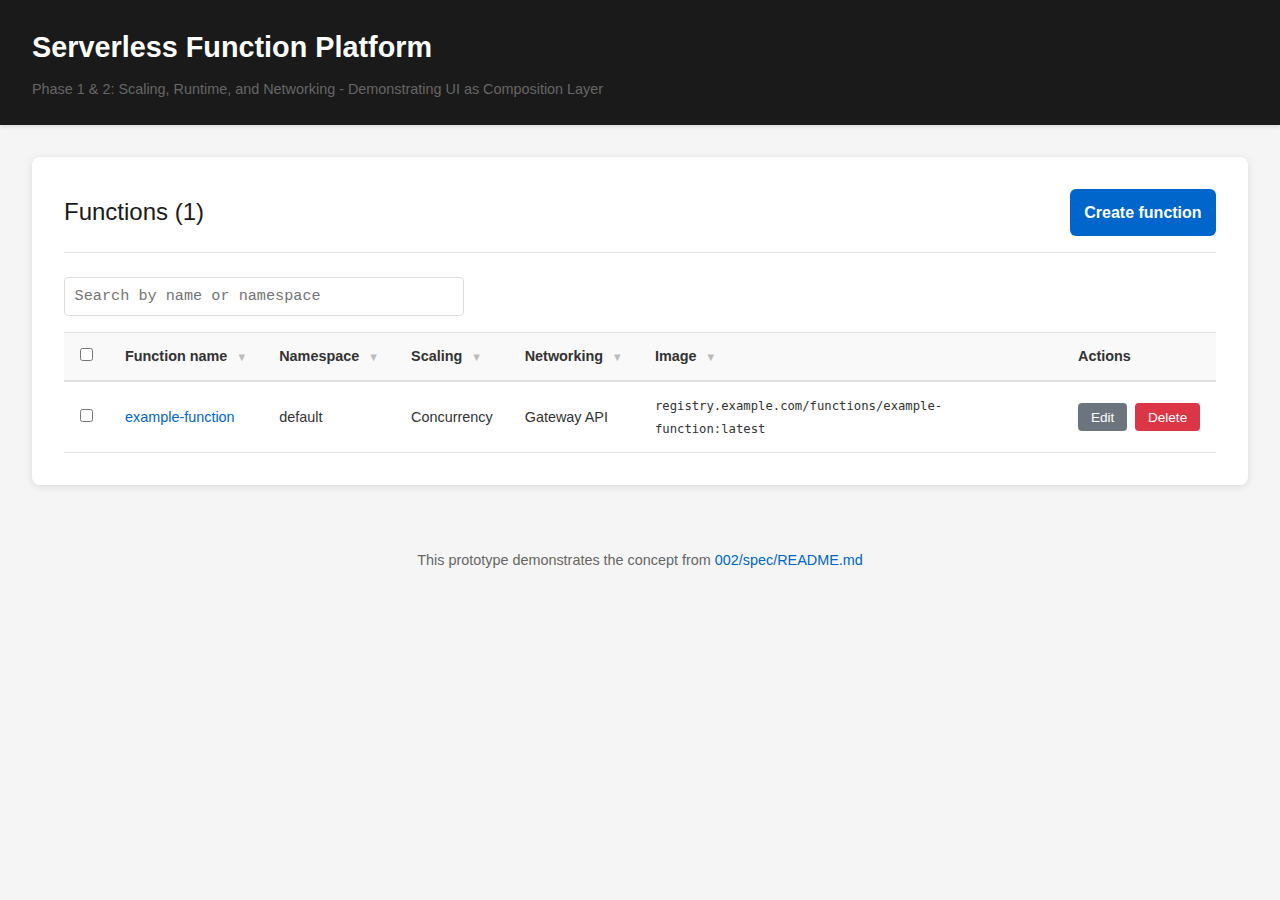
<file: 002/prototype/index.html>
<!DOCTYPE html>
<html lang="en">
<head>
    <meta charset="UTF-8">
    <meta name="viewport" content="width=device-width, initial-scale=1.0">
    <title>Function Composition UI - Phase 1: Scaling & Runtime</title>
    <link rel="stylesheet" href="styles.css">
</head>
<body>
    <header>
        <h1>Serverless Function Platform</h1>
        <p class="subtitle">Phase 1 & 2: Scaling, Runtime, and Networking - Demonstrating UI as Composition Layer</p>
    </header>

    <!-- Function List View -->
    <div id="listView" class="container">
        <section class="list-panel">
            <div class="list-header">
                <h2 id="functionsTitle">Functions (<span id="functionCount">0</span>)</h2>
                <div class="list-header-actions">
                    <button id="createNewBtn" class="btn-primary">Create function</button>
                </div>
            </div>

            <div class="list-controls">
                <input type="text" id="searchInput" class="search-input" placeholder="Search by name or namespace">
            </div>

            <div class="table-container">
                <table class="functions-table">
                    <thead>
                        <tr>
                            <th class="checkbox-column">
                                <input type="checkbox" id="selectAll">
                            </th>
                            <th class="sortable" data-sort="name">
                                Function name
                                <span class="sort-icon">▼</span>
                            </th>
                            <th class="sortable" data-sort="namespace">
                                Namespace
                                <span class="sort-icon">▼</span>
                            </th>
                            <th class="sortable" data-sort="scaling">
                                Scaling
                                <span class="sort-icon">▼</span>
                            </th>
                            <th class="sortable" data-sort="networking">
                                Networking
                                <span class="sort-icon">▼</span>
                            </th>
                            <th class="sortable" data-sort="image">
                                Image
                                <span class="sort-icon">▼</span>
                            </th>
                            <th class="actions-column">Actions</th>
                        </tr>
                    </thead>
                    <tbody id="functionsTableBody">
                        <!-- Function rows will be inserted here -->
                    </tbody>
                </table>
                <div id="emptyTableState" class="empty-table-state" style="display: none;">
                    <p>No functions found. Click "Create function" to get started.</p>
                </div>
            </div>
        </section>
    </div>

    <!-- Function Form View -->
    <div id="formView" class="container" style="display: none;">
        <section class="form-panel">
            <div class="form-header">
                <h2 id="formTitle">Create Function</h2>
                <button type="button" id="backToListBtn" class="btn-secondary">← Back to List</button>
            </div>
            <p class="panel-description">Define your function with simple, high-level configuration</p>

            <form id="functionForm">
                <fieldset>
                    <legend>Function Details</legend>

                    <div class="form-group">
                        <label for="functionName">Function Name</label>
                        <input type="text" id="functionName" name="functionName"
                               placeholder="my-function" value="my-function" required>
                    </div>

                    <div class="form-group">
                        <label for="namespace">Namespace</label>
                        <input type="text" id="namespace" name="namespace"
                               placeholder="default" value="default" required>
                    </div>

                    <div class="form-group">
                        <label for="containerPort">Container Port</label>
                        <input type="number" id="containerPort" name="containerPort"
                               placeholder="8080" value="8080" min="1" max="65535" required>
                    </div>
                </fieldset>

                <fieldset>
                    <legend>Build Configuration</legend>

                    <div class="scaling-method-label">
                        <label>Build Method</label>
                        <small class="helper-text">Choose how to build your function container image</small>
                    </div>

                    <!-- No Build panel (default - user provides image) -->
                    <div id="noBuildPanel" class="metric-panel active">
                        <label class="panel-header">
                            <input type="radio" name="buildMethod" value="none" checked>
                            <span class="panel-icon">▼</span>
                            <span class="panel-title">No Build (Use Existing Image)</span>
                        </label>
                        <div class="panel-body">
                            <div class="form-group">
                                <label for="containerImage">Container Image</label>
                                <input type="text" id="containerImage" name="containerImage"
                                       placeholder="registry.example.com/functions/my-function:latest"
                                       value="registry.example.com/functions/my-function:latest">
                                <small class="helper-text">Pre-built container image to deploy</small>
                            </div>
                        </div>
                    </div>

                    <!-- Shipwright Build panel -->
                    <div id="shipwrightBuildPanel" class="metric-panel">
                        <label class="panel-header">
                            <input type="radio" name="buildMethod" value="shipwright">
                            <span class="panel-icon">▶</span>
                            <span class="panel-title">Shipwright Build</span>
                        </label>
                        <div class="panel-body">
                            <div class="form-group">
                                <label for="shipwrightGitURL">Git URL</label>
                                <input type="text" id="shipwrightGitURL" name="shipwrightGitURL"
                                       placeholder="https://github.com/example/my-function" value="https://github.com/example/my-function">
                                <small class="helper-text">Git repository containing your function source code</small>
                            </div>

                            <div class="form-group">
                                <label for="shipwrightGitRevision">Git Revision</label>
                                <input type="text" id="shipwrightGitRevision" name="shipwrightGitRevision"
                                       placeholder="main" value="main">
                                <small class="helper-text">Branch, tag, or commit SHA to build from</small>
                            </div>

                            <div class="form-group">
                                <label for="shipwrightStrategy">Build Strategy</label>
                                <select id="shipwrightStrategy" name="shipwrightStrategy">
                                    <option value="nodejs">Node.js</option>
                                    <option value="python">Python</option>
                                    <option value="go">Go</option>
                                    <option value="java">Java</option>
                                    <option value="ruby">Ruby</option>
                                    <option value="php">PHP</option>
                                    <option value="dotnet">dotNET</option>
                                </select>
                                <small class="helper-text">BuildStrategy to use for building the image</small>
                            </div>

                            <div class="form-group">
                                <label for="shipwrightOutputImage">Output Image</label>
                                <input type="text" id="shipwrightOutputImage" name="shipwrightOutputImage"
                                       placeholder="registry.example.com/functions/my-function:latest" value="registry.example.com/functions/my-function:latest">
                                <small class="helper-text">Container registry location where the built image will be pushed</small>
                            </div>
                        </div>
                    </div>

                    <!-- OpenShift S2I BuildConfig panel -->
                    <div id="s2iBuildPanel" class="metric-panel">
                        <label class="panel-header">
                            <input type="radio" name="buildMethod" value="s2i">
                            <span class="panel-icon">▶</span>
                            <span class="panel-title">OpenShift S2I (Source-to-Image)</span>
                        </label>
                        <div class="panel-body">
                            <div class="form-group">
                                <label for="s2iGitURL">Git URL</label>
                                <input type="text" id="s2iGitURL" name="s2iGitURL"
                                       placeholder="https://github.com/example/my-function" value="https://github.com/example/my-function">
                                <small class="helper-text">Git repository containing your function source code</small>
                            </div>

                            <div class="form-group">
                                <label for="s2iGitRevision">Git Revision</label>
                                <input type="text" id="s2iGitRevision" name="s2iGitRevision"
                                       placeholder="main" value="main">
                                <small class="helper-text">Branch, tag, or commit SHA to build from</small>
                            </div>

                            <div class="form-group">
                                <label for="s2iBuilderImage">Builder Image</label>
                                <select id="s2iBuilderImage" name="s2iBuilderImage">
                                    <option value="nodejs:16-ubi8">Node.js 16</option>
                                    <option value="nodejs:18-ubi8">Node.js 18</option>
                                    <option value="python:3.9-ubi8">Python 3.9</option>
                                    <option value="python:3.11-ubi8">Python 3.11</option>
                                    <option value="golang:1.20-ubi8">Go 1.20</option>
                                    <option value="java:11">Java 11</option>
                                    <option value="java:17">Java 17</option>
                                    <option value="ruby:3.0-ubi8">Ruby 3.0</option>
                                </select>
                                <small class="helper-text">S2I builder image for your runtime</small>
                            </div>

                            <div class="form-group">
                                <label for="s2iOutputImageStream">Output ImageStream Tag</label>
                                <input type="text" id="s2iOutputImageStream" name="s2iOutputImageStream"
                                       placeholder="my-function:latest" value="">
                                <small class="helper-text">ImageStreamTag where the built image will be pushed (defaults to function-name:latest)</small>
                            </div>
                        </div>
                    </div>
                </fieldset>

                <fieldset>
                    <legend>Scaling Configuration</legend>

                    <!-- Shared replica settings -->
                    <div class="shared-settings">
                        <div class="form-group">
                            <label for="minReplicaCount">Min Replica Count</label>
                            <input type="number" id="minReplicaCount" name="minReplicaCount"
                                   placeholder="0" value="0" min="0">
                            <small class="helper-text">Minimum number of replicas (0 = scale to zero)</small>
                        </div>

                        <div class="form-group">
                            <label for="maxReplicaCount">Max Replica Count</label>
                            <input type="number" id="maxReplicaCount" name="maxReplicaCount"
                                   placeholder="10" value="10" min="1">
                            <small class="helper-text">Maximum number of replicas</small>
                        </div>
                    </div>

                    <div class="scaling-method-label">
                        <label>Scaling Method</label>
                        <small class="helper-text">Choose how to trigger scaling decisions</small>
                    </div>

                    <!-- Concurrency panel -->
                    <div id="concurrencyPanel" class="metric-panel active">
                        <label class="panel-header">
                            <input type="radio" name="scalingMetric" value="concurrency" checked>
                            <span class="panel-icon">▼</span>
                            <span class="panel-title">HTTP Concurrency</span>
                        </label>
                        <div class="panel-body">
                            <div class="form-group">
                                <label for="concurrencyTargetValue">Target Concurrent Requests</label>
                                <input type="number" id="concurrencyTargetValue" name="concurrencyTargetValue"
                                       placeholder="100" value="100" min="1">
                                <small class="helper-text">Target number of concurrent requests per instance</small>
                            </div>
                        </div>
                    </div>

                    <!-- Request Rate panel -->
                    <div id="requestRatePanel" class="metric-panel">
                        <label class="panel-header">
                            <input type="radio" name="scalingMetric" value="requestRate">
                            <span class="panel-icon">▶</span>
                            <span class="panel-title">HTTP Request Rate</span>
                        </label>
                        <div class="panel-body">
                            <div class="form-group">
                                <label for="requestRateTargetValue">Target Request Rate</label>
                                <input type="number" id="requestRateTargetValue" name="requestRateTargetValue"
                                       placeholder="100" value="100" min="1">
                                <small class="helper-text">Target requests per second</small>
                            </div>

                            <div class="form-group">
                                <label for="requestRateWindow">Aggregation Window</label>
                                <input type="text" id="requestRateWindow" name="requestRateWindow"
                                       placeholder="1m" value="1m">
                                <small class="helper-text">Time window for aggregating metrics (e.g., "1m", "30s")</small>
                            </div>

                            <div class="form-group">
                                <label for="requestRateGranularity">Metric Granularity</label>
                                <input type="text" id="requestRateGranularity" name="requestRateGranularity"
                                       placeholder="1s" value="1s">
                                <small class="helper-text">Granularity for metric calculation (e.g., "1s", "500ms")</small>
                            </div>
                        </div>
                    </div>

                    <!-- ScaledObject panel -->
                    <div id="scaledObjectPanel" class="metric-panel">
                        <label class="panel-header">
                            <input type="radio" name="scalingMetric" value="scaledObject">
                            <span class="panel-icon">▶</span>
                            <span class="panel-title">KEDA Triggers</span>
                        </label>
                        <div class="panel-body">
                            <div class="form-group">
                                <label for="triggerType">Trigger Type</label>
                                <select id="triggerType" name="triggerType">
                                    <option value="cpu">CPU</option>
                                    <option value="memory">Memory</option>
                                    <option value="prometheus">Prometheus</option>
                                    <option value="kafka">Kafka</option>
                                    <option value="rabbitmq">RabbitMQ</option>
                                    <option value="redis">Redis</option>
                                    <option value="cron">Cron</option>
                                    <option value="custom">Custom (define your own)</option>
                                </select>
                                <small class="helper-text">Choose a template or define a custom trigger</small>
                            </div>

                            <!-- CPU trigger fields -->
                            <div id="cpuTriggerFields" class="trigger-fields">
                                <div class="form-group">
                                    <label for="cpuUtilization">CPU Utilization (%)</label>
                                    <input type="number" id="cpuUtilization" name="cpuUtilization"
                                           placeholder="80" value="80" min="1" max="100">
                                    <small class="helper-text">Target CPU utilization percentage</small>
                                </div>
                            </div>

                            <!-- Memory trigger fields -->
                            <div id="memoryTriggerFields" class="trigger-fields" style="display: none;">
                                <div class="form-group">
                                    <label for="memoryUtilization">Memory Utilization (%)</label>
                                    <input type="number" id="memoryUtilization" name="memoryUtilization"
                                           placeholder="80" value="80" min="1" max="100">
                                    <small class="helper-text">Target memory utilization percentage</small>
                                </div>
                            </div>

                            <!-- Prometheus trigger fields -->
                            <div id="prometheusTriggerFields" class="trigger-fields" style="display: none;">
                                <div class="form-group">
                                    <label for="prometheusServerAddress">Prometheus Server Address</label>
                                    <input type="text" id="prometheusServerAddress" name="prometheusServerAddress"
                                           placeholder="http://prometheus:9090" value="http://prometheus:9090">
                                    <small class="helper-text">Prometheus server URL</small>
                                </div>

                                <div class="form-group">
                                    <label for="prometheusQuery">Prometheus Query</label>
                                    <input type="text" id="prometheusQuery" name="prometheusQuery"
                                           placeholder="http_requests_total" value="http_requests_total">
                                    <small class="helper-text">PromQL query for the metric</small>
                                </div>

                                <div class="form-group">
                                    <label for="prometheusThreshold">Threshold</label>
                                    <input type="number" id="prometheusThreshold" name="prometheusThreshold"
                                           placeholder="100" value="100" min="1">
                                    <small class="helper-text">Scale when metric exceeds this value</small>
                                </div>
                            </div>

                            <!-- Cron trigger fields -->
                            <div id="cronTriggerFields" class="trigger-fields" style="display: none;">
                                <div class="form-group">
                                    <label for="cronTimezone">Timezone</label>
                                    <input type="text" id="cronTimezone" name="cronTimezone"
                                           placeholder="UTC" value="UTC">
                                    <small class="helper-text">Timezone for cron schedule (e.g., "UTC", "America/New_York")</small>
                                </div>

                                <div class="form-group">
                                    <label for="cronStart">Start Schedule</label>
                                    <input type="text" id="cronStart" name="cronStart"
                                           placeholder="0 8 * * *" value="0 8 * * *">
                                    <small class="helper-text">Cron expression for scaling up (e.g., "0 8 * * *" = 8 AM daily)</small>
                                </div>

                                <div class="form-group">
                                    <label for="cronEnd">End Schedule</label>
                                    <input type="text" id="cronEnd" name="cronEnd"
                                           placeholder="0 18 * * *" value="0 18 * * *">
                                    <small class="helper-text">Cron expression for scaling down (e.g., "0 18 * * *" = 6 PM daily)</small>
                                </div>

                                <div class="form-group">
                                    <label for="cronDesiredReplicas">Desired Replicas (during active period)</label>
                                    <input type="number" id="cronDesiredReplicas" name="cronDesiredReplicas"
                                           placeholder="5" value="5" min="1">
                                    <small class="helper-text">Number of replicas during active period</small>
                                </div>
                            </div>

                            <!-- Kafka trigger fields -->
                            <div id="kafkaTriggerFields" class="trigger-fields" style="display: none;">
                                <div class="form-group">
                                    <label for="kafkaBootstrapServers">Bootstrap Servers</label>
                                    <input type="text" id="kafkaBootstrapServers" name="kafkaBootstrapServers"
                                           placeholder="kafka:9092" value="kafka:9092">
                                    <small class="helper-text">Kafka bootstrap servers (comma-separated)</small>
                                </div>

                                <div class="form-group">
                                    <label for="kafkaTopic">Topic</label>
                                    <input type="text" id="kafkaTopic" name="kafkaTopic"
                                           placeholder="my-topic" value="my-topic">
                                    <small class="helper-text">Kafka topic name</small>
                                </div>

                                <div class="form-group">
                                    <label for="kafkaConsumerGroup">Consumer Group</label>
                                    <input type="text" id="kafkaConsumerGroup" name="kafkaConsumerGroup"
                                           placeholder="my-consumer-group" value="my-consumer-group">
                                    <small class="helper-text">Kafka consumer group ID</small>
                                </div>

                                <div class="form-group">
                                    <label for="kafkaLagThreshold">Lag Threshold</label>
                                    <input type="number" id="kafkaLagThreshold" name="kafkaLagThreshold"
                                           placeholder="10" value="10" min="1">
                                    <small class="helper-text">Scale when consumer lag exceeds this value</small>
                                </div>
                            </div>

                            <!-- RabbitMQ trigger fields -->
                            <div id="rabbitmqTriggerFields" class="trigger-fields" style="display: none;">
                                <div class="form-group">
                                    <label for="rabbitmqHost">Host URI</label>
                                    <input type="text" id="rabbitmqHost" name="rabbitmqHost"
                                           placeholder="amqp://guest:guest@rabbitmq:5672/" value="amqp://guest:guest@rabbitmq:5672/">
                                    <small class="helper-text">RabbitMQ connection URI</small>
                                </div>

                                <div class="form-group">
                                    <label for="rabbitmqQueueName">Queue Name</label>
                                    <input type="text" id="rabbitmqQueueName" name="rabbitmqQueueName"
                                           placeholder="my-queue" value="my-queue">
                                    <small class="helper-text">RabbitMQ queue name</small>
                                </div>

                                <div class="form-group">
                                    <label for="rabbitmqQueueLength">Queue Length Threshold</label>
                                    <input type="number" id="rabbitmqQueueLength" name="rabbitmqQueueLength"
                                           placeholder="20" value="20" min="1">
                                    <small class="helper-text">Scale when queue length exceeds this value</small>
                                </div>
                            </div>

                            <!-- Redis trigger fields -->
                            <div id="redisTriggerFields" class="trigger-fields" style="display: none;">
                                <div class="form-group">
                                    <label for="redisAddress">Redis Address</label>
                                    <input type="text" id="redisAddress" name="redisAddress"
                                           placeholder="redis:6379" value="redis:6379">
                                    <small class="helper-text">Redis server address</small>
                                </div>

                                <div class="form-group">
                                    <label for="redisListName">List Name</label>
                                    <input type="text" id="redisListName" name="redisListName"
                                           placeholder="my-list" value="my-list">
                                    <small class="helper-text">Redis list name</small>
                                </div>

                                <div class="form-group">
                                    <label for="redisListLength">List Length Threshold</label>
                                    <input type="number" id="redisListLength" name="redisListLength"
                                           placeholder="5" value="5" min="1">
                                    <small class="helper-text">Scale when list length exceeds this value</small>
                                </div>
                            </div>

                            <!-- Custom trigger fields -->
                            <div id="customTriggerFields" class="trigger-fields" style="display: none;">
                                <div class="form-group">
                                    <label for="customTriggerType">Custom Trigger Type</label>
                                    <input type="text" id="customTriggerType" name="customTriggerType"
                                           placeholder="aws-sqs-queue" value="">
                                    <small class="helper-text">KEDA scaler type (e.g., "aws-sqs-queue", "azure-queue", "gcp-pubsub")</small>
                                </div>

                                <div class="form-group">
                                    <label for="customTriggerMetadata">Trigger Metadata (YAML)</label>
                                    <textarea id="customTriggerMetadata" name="customTriggerMetadata" rows="8" placeholder="queueURL: https://sqs.us-east-1.amazonaws.com/123456/my-queue
queueLength: &quot;10&quot;
awsRegion: us-east-1"></textarea>
                                    <small class="helper-text">
                                        Write the metadata fields in YAML format (key: value pairs).
                                        All values are strings. See <a href="https://keda.sh/docs/2.18/scalers/" target="_blank">KEDA scalers</a> for required fields.
                                    </small>
                                </div>
                            </div>
                        </div>
                    </div>
                </fieldset>

                <fieldset>
                    <legend>Networking Configuration</legend>

                    <div class="scaling-method-label">
                        <label>Networking Method</label>
                        <small class="helper-text">Choose how to expose your function externally</small>
                    </div>

                    <!-- No External Access panel -->
                    <div id="noAccessPanel" class="metric-panel active">
                        <label class="panel-header">
                            <input type="radio" name="networkingMethod" value="none" checked>
                            <span class="panel-icon">▼</span>
                            <span class="panel-title">No External Access</span>
                        </label>
                        <div class="panel-body">
                            <p class="helper-text">Function is only accessible within the cluster via the Service.</p>
                        </div>
                    </div>

                    <!-- Gateway API panel -->
                    <div id="gatewayAPIPanel" class="metric-panel">
                        <label class="panel-header">
                            <input type="radio" name="networkingMethod" value="gateway">
                            <span class="panel-icon">▶</span>
                            <span class="panel-title">Gateway API (HTTPRoute)</span>
                        </label>
                        <div class="panel-body">
                            <div class="form-group">
                                <label for="gatewayName">Gateway Name</label>
                                <input type="text" id="gatewayName" name="gatewayName"
                                       placeholder="default-gateway" value="default-gateway">
                                <small class="helper-text">Name of the Gateway to attach to</small>
                            </div>

                            <div class="form-group">
                                <label for="gatewayHostname">Hostname (optional)</label>
                                <input type="text" id="gatewayHostname" name="gatewayHostname"
                                       placeholder="my-function.example.com" value="">
                                <small class="helper-text">Optional: custom hostname for the route (leave empty for wildcard)</small>
                            </div>

                            <div class="form-group">
                                <label for="gatewayPath">Path</label>
                                <input type="text" id="gatewayPath" name="gatewayPath"
                                       placeholder="/" value="/">
                                <small class="helper-text">URL path prefix (e.g., '/', '/api/v1')</small>
                            </div>
                        </div>
                    </div>

                    <!-- Ingress panel -->
                    <div id="ingressPanel" class="metric-panel">
                        <label class="panel-header">
                            <input type="radio" name="networkingMethod" value="ingress">
                            <span class="panel-icon">▶</span>
                            <span class="panel-title">Ingress</span>
                        </label>
                        <div class="panel-body">
                            <div class="form-group">
                                <label for="ingressClass">Ingress Class (optional)</label>
                                <input type="text" id="ingressClass" name="ingressClass"
                                       placeholder="nginx" value="">
                                <small class="helper-text">Optional: specify ingress controller class</small>
                            </div>

                            <div class="form-group">
                                <label for="ingressHostname">Hostname</label>
                                <input type="text" id="ingressHostname" name="ingressHostname"
                                       placeholder="my-function.example.com" value="my-function.example.com">
                                <small class="helper-text">Hostname for the ingress rule</small>
                            </div>

                            <div class="form-group">
                                <label for="ingressPath">Path</label>
                                <input type="text" id="ingressPath" name="ingressPath"
                                       placeholder="/" value="/">
                                <small class="helper-text">URL path (e.g., '/', '/api')</small>
                            </div>

                            <div class="form-group">
                                <label>
                                    <input type="checkbox" id="ingressTLSEnabled" name="ingressTLSEnabled">
                                    Enable TLS
                                </label>
                            </div>

                            <div id="ingressTLSFields" style="display: none;">
                                <div class="form-group">
                                    <label for="ingressTLSSecretName">TLS Secret Name</label>
                                    <input type="text" id="ingressTLSSecretName" name="ingressTLSSecretName"
                                           placeholder="my-function-tls" value="my-function-tls">
                                    <small class="helper-text">Name of the TLS secret containing cert and key</small>
                                </div>
                            </div>
                        </div>
                    </div>

                    <!-- OpenShift Route panel -->
                    <div id="routePanel" class="metric-panel">
                        <label class="panel-header">
                            <input type="radio" name="networkingMethod" value="route">
                            <span class="panel-icon">▶</span>
                            <span class="panel-title">OpenShift Route</span>
                        </label>
                        <div class="panel-body">
                            <div class="form-group">
                                <label for="routeHostname">Hostname (optional)</label>
                                <input type="text" id="routeHostname" name="routeHostname"
                                       placeholder="" value="">
                                <small class="helper-text">Optional: custom hostname (leave empty for auto-generated)</small>
                            </div>

                            <div class="form-group">
                                <label for="routePath">Path</label>
                                <input type="text" id="routePath" name="routePath"
                                       placeholder="/" value="/">
                                <small class="helper-text">URL path prefix</small>
                            </div>

                            <div class="form-group">
                                <label for="routeTLSTermination">TLS Termination</label>
                                <select id="routeTLSTermination" name="routeTLSTermination">
                                    <option value="none">None</option>
                                    <option value="edge" selected>Edge</option>
                                    <option value="passthrough">Passthrough</option>
                                    <option value="reencrypt">Re-encrypt</option>
                                </select>
                                <small class="helper-text">TLS termination type</small>
                            </div>
                        </div>
                    </div>
                </fieldset>

                <div class="form-actions">
                    <button type="button" id="createFunctionDirectBtn" class="btn-primary">Create Function</button>
                    <button type="submit" class="btn-secondary">Preview Resources</button>
                </div>
            </form>

            <!-- Resources Preview (optional) -->
            <div class="resources-preview" style="margin-top: 2rem;">
                <h2>Resource Preview <span style="font-size: 0.9rem; color: #666; font-weight: normal;">(optional)</span></h2>
                <p class="panel-description">See how the UI composes multiple Kubernetes resources</p>

                <!-- User View Section -->
                <div id="userView" class="user-view" style="display: none;">
                    <h3>What User Thinks</h3>
                    <div class="user-message">
                        <p id="userMessage"></p>
                    </div>
                </div>

                <!-- Platform View Section -->
                <div id="platformView" class="platform-view" style="display: none;">
                    <h3>What UI Creates</h3>
                    <p id="platformDescription" class="platform-description">
                        The UI composed <strong id="resourceCount">3</strong> Kubernetes resources from your simple form input.
                        You never had to understand Deployment, Service, or KEDA scaling APIs.
                    </p>

                    <div id="resourceCards" class="resource-cards">
                        <!-- Resource cards will be inserted here by JavaScript -->
                    </div>

                    <div class="create-actions">
                        <button id="createFunctionBtn" class="btn-primary" style="display: none;">Create Function</button>
                        <button id="cancelCreateBtn" class="btn-secondary" style="display: none;">Cancel</button>
                    </div>
                </div>

                <!-- Initial empty state -->
                <div id="emptyState" class="empty-state">
                    <p>Click "Preview Resources" to see the Kubernetes resources that will be created.</p>
                </div>
            </div>
        </section>
    </div>

    <!-- Function Detail View (Read-Only) -->
    <div id="detailView" class="container" style="display: none;">
        <section class="detail-panel">
            <div class="detail-header">
                <div>
                    <button type="button" id="backToListFromDetailBtn" class="btn-secondary">← Back to List</button>
                    <h2 id="detailFunctionName"></h2>
                </div>
                <div class="detail-actions">
                    <button type="button" id="editFunctionBtn" class="btn-secondary">Edit Function</button>
                    <button type="button" id="manageSubscriptionsBtn" class="btn-primary">Manage Event Subscriptions</button>
                </div>
            </div>

            <div id="functionOverview" class="function-overview">
                <h3>Function Overview</h3>

                <!-- AWS Lambda-style diagram -->
                <div class="function-diagram">
                    <!-- Event Sources (Triggers) -->
                    <div class="diagram-column diagram-sources">
                        <div id="eventSourcesList" class="source-items">
                            <!-- Event source boxes will be inserted here -->
                        </div>
                        <button type="button" id="addTriggerBtn" class="diagram-add-btn">+ Add trigger</button>
                    </div>

                    <!-- Function (Center) -->
                    <div class="diagram-column diagram-function">
                        <div class="function-box">
                            <div class="function-icon">λ</div>
                            <div class="function-name" id="diagramFunctionName"></div>
                            <div class="function-meta">
                                <div class="meta-item">
                                    <span class="meta-label">Namespace:</span>
                                    <span id="detailNamespace"></span>
                                </div>
                                <div class="meta-item">
                                    <span class="meta-label">Image:</span>
                                    <code id="detailImage"></code>
                                </div>
                                <div class="meta-item">
                                    <span class="meta-label">Scaling:</span>
                                    <span id="detailScaling"></span>
                                </div>
                                <div class="meta-item">
                                    <span class="meta-label">Networking:</span>
                                    <span id="detailNetworking"></span>
                                </div>
                            </div>
                        </div>
                    </div>

                    <!-- Destinations (Right) -->
                    <div class="diagram-column diagram-destinations">
                        <div id="destinationsList" class="destination-items">
                            <!-- Destination boxes will be inserted here (future use) -->
                        </div>
                        <button type="button" id="addDestinationBtn" class="diagram-add-btn" disabled style="opacity: 0.5; cursor: not-allowed;">+ Add destination</button>
                    </div>
                </div>
            </div>

            <div class="detail-resources-section">
                <div class="section-header">
                    <h3>Composed Resources</h3>
                    <button id="showResourcesBtn" class="btn-secondary">Show Resources</button>
                </div>

                <!-- Platform View Section (hidden by default) -->
                <div id="detailPlatformView" class="platform-view" style="display: none;">
                    <p id="detailPlatformDescription" class="platform-description">
                        The UI composed <strong id="detailResourceCount">0</strong> Kubernetes resources from your function configuration.
                    </p>

                    <div id="detailResourceCards" class="resource-cards">
                        <!-- Resource cards will be inserted here by JavaScript -->
                    </div>
                </div>
            </div>
        </section>
    </div>

    <!-- Event Subscriptions Management View -->
    <div id="subscriptionsView" class="container" style="display: none;">
        <section class="detail-panel">
            <div class="detail-header">
                <div>
                    <button type="button" id="backToDetailFromSubscriptionsBtn" class="btn-secondary">← Back to Function</button>
                    <h2>Manage Event Subscriptions</h2>
                    <p class="subtitle" id="subscriptionsViewFunctionName"></p>
                </div>
            </div>

            <div id="eventSubscriptionsSection" class="event-subscriptions-section">
                <h3>Current Subscriptions</h3>

                <div id="subscriptionsList" class="subscriptions-list">
                    <div id="emptySubscriptions" class="empty-subscriptions">
                        <p>No event subscriptions configured. Add one below.</p>
                    </div>
                </div>

                <div class="add-subscription-section">
                    <h3>Add Event Subscription</h3>
                    <form id="subscriptionForm" class="subscription-form-inline">
                        <div class="form-group">
                            <label for="subscriptionBroker">Broker Name</label>
                            <input type="text" id="subscriptionBroker" name="subscriptionBroker"
                                   placeholder="default" value="default" required>
                            <small class="helper-text">Knative Broker to subscribe to</small>
                        </div>

                        <div class="form-group">
                            <label for="subscriptionEventType">Event Type</label>
                            <select id="subscriptionEventType" name="subscriptionEventType" required>
                                <option value="">Select an event type...</option>
                                <option value="com.github.push">com.github.push</option>
                                <option value="com.github.pull_request">com.github.pull_request</option>
                                <option value="com.slack.message">com.slack.message</option>
                                <option value="com.slack.reaction">com.slack.reaction</option>
                                <option value="com.stripe.payment.succeeded">com.stripe.payment.succeeded</option>
                                <option value="com.stripe.payment.failed">com.stripe.payment.failed</option>
                                <option value="com.example.order.created">com.example.order.created</option>
                                <option value="com.example.order.updated">com.example.order.updated</option>
                                <option value="com.example.user.registered">com.example.user.registered</option>
                                <option value="custom">Custom (enter below)</option>
                            </select>
                            <small class="helper-text">Select a common event type or choose "Custom" to enter your own</small>
                        </div>

                        <div id="customEventTypeField" class="form-group" style="display: none;">
                            <label for="customEventType">Custom Event Type</label>
                            <input type="text" id="customEventType" name="customEventType"
                                   placeholder="com.myapp.myevent">
                            <small class="helper-text">Enter your custom CloudEvent type</small>
                        </div>

                        <div class="form-actions">
                            <button type="submit" id="saveSubscriptionBtn" class="btn-primary">Add Subscription</button>
                        </div>
                    </form>
                </div>
            </div>
        </section>
    </div>

    <footer>
        <p>
            This prototype demonstrates the concept from
            <a href="../spec/README.md" target="_blank">002/spec/README.md</a>
        </p>
    </footer>

    <script src="templates.js"></script>
    <script src="state.js"></script>
    <script src="app.js"></script>
</body>
</html>
</file>
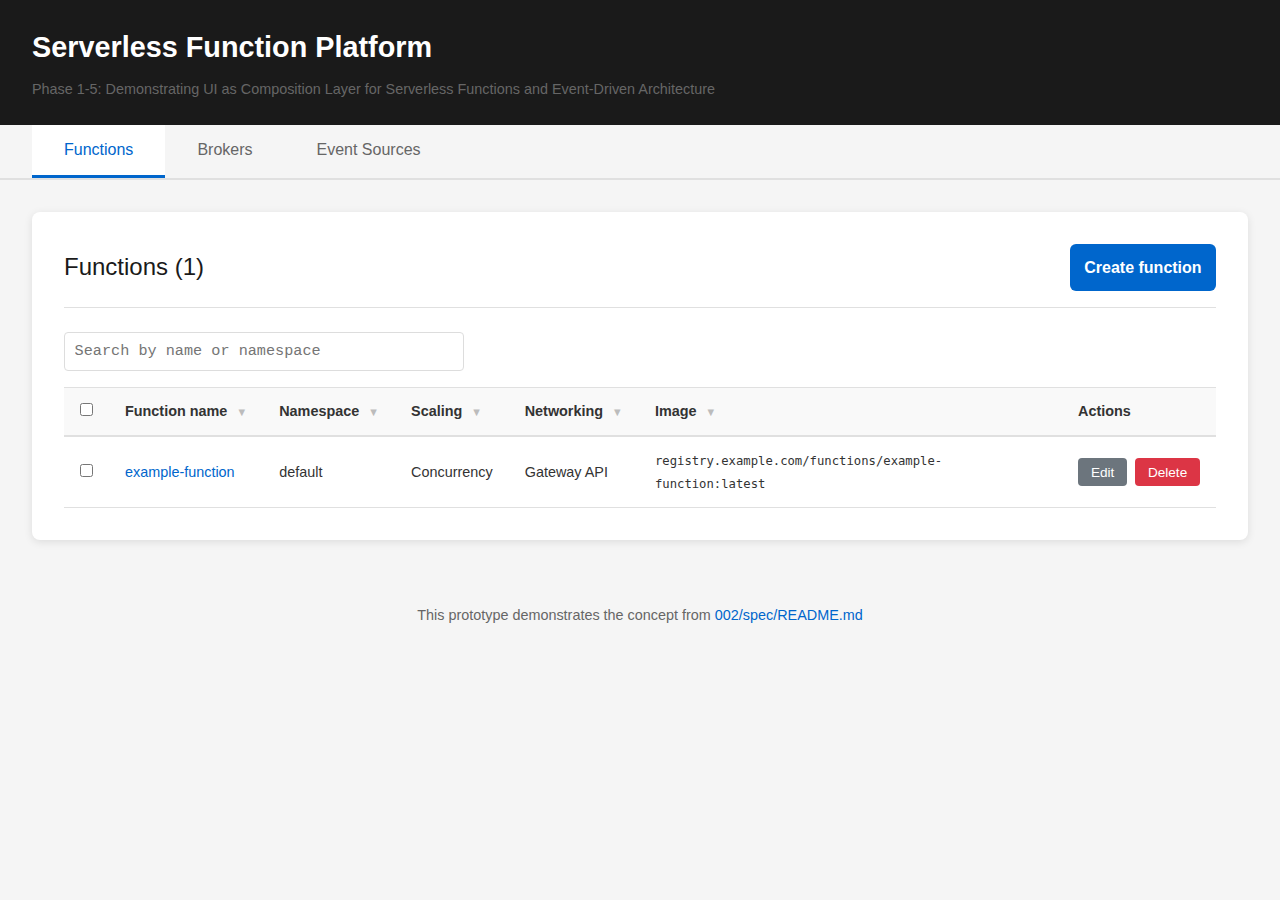
<file: 003/prototype/index.html>
<!DOCTYPE html>
<html lang="en">
<head>
    <meta charset="UTF-8">
    <meta name="viewport" content="width=device-width, initial-scale=1.0">
    <title>Function Composition UI - Phase 1: Scaling & Runtime</title>
    <link rel="stylesheet" href="styles.css">
</head>
<body>
    <header>
        <h1>Serverless Function Platform</h1>
        <p class="subtitle">Phase 1-5: Demonstrating UI as Composition Layer for Serverless Functions and Event-Driven Architecture</p>
    </header>

    <!-- Navigation Tabs -->
    <nav class="main-nav">
        <button class="nav-tab active" data-view="functions">Functions</button>
        <button class="nav-tab" data-view="brokers">Brokers</button>
        <button class="nav-tab" data-view="eventSources">Event Sources</button>
    </nav>

    <!-- Function List View -->
    <div id="listView" class="container">
        <section class="list-panel">
            <div class="list-header">
                <h2 id="functionsTitle">Functions (<span id="functionCount">0</span>)</h2>
                <div class="list-header-actions">
                    <button id="createNewBtn" class="btn-primary">Create function</button>
                </div>
            </div>

            <div class="list-controls">
                <input type="text" id="searchInput" class="search-input" placeholder="Search by name or namespace">
            </div>

            <div class="table-container">
                <table class="functions-table">
                    <thead>
                        <tr>
                            <th class="checkbox-column">
                                <input type="checkbox" id="selectAll">
                            </th>
                            <th class="sortable" data-sort="name">
                                Function name
                                <span class="sort-icon">▼</span>
                            </th>
                            <th class="sortable" data-sort="namespace">
                                Namespace
                                <span class="sort-icon">▼</span>
                            </th>
                            <th class="sortable" data-sort="scaling">
                                Scaling
                                <span class="sort-icon">▼</span>
                            </th>
                            <th class="sortable" data-sort="networking">
                                Networking
                                <span class="sort-icon">▼</span>
                            </th>
                            <th class="sortable" data-sort="image">
                                Image
                                <span class="sort-icon">▼</span>
                            </th>
                            <th class="actions-column">Actions</th>
                        </tr>
                    </thead>
                    <tbody id="functionsTableBody">
                        <!-- Function rows will be inserted here -->
                    </tbody>
                </table>
                <div id="emptyTableState" class="empty-table-state" style="display: none;">
                    <p>No functions found. Click "Create function" to get started.</p>
                </div>
            </div>
        </section>
    </div>

    <!-- Function Form View -->
    <div id="formView" class="container" style="display: none;">
        <section class="form-panel">
            <div class="form-header">
                <h2 id="formTitle">Create Function</h2>
                <button type="button" id="backToListBtn" class="btn-secondary">← Back to List</button>
            </div>
            <p class="panel-description">Define your function with simple, high-level configuration</p>

            <form id="functionForm">
                <fieldset>
                    <legend>Function Details</legend>

                    <div class="form-group">
                        <label for="functionName">Function Name</label>
                        <input type="text" id="functionName" name="functionName"
                               placeholder="my-function" value="my-function" required>
                    </div>

                    <div class="form-group">
                        <label for="namespace">Namespace</label>
                        <input type="text" id="namespace" name="namespace"
                               placeholder="default" value="default" required>
                    </div>

                    <div class="form-group">
                        <label for="containerPort">Container Port</label>
                        <input type="number" id="containerPort" name="containerPort"
                               placeholder="8080" value="8080" min="1" max="65535" required>
                    </div>
                </fieldset>

                <fieldset>
                    <legend>Build Configuration</legend>

                    <div class="scaling-method-label">
                        <label>Build Method</label>
                        <small class="helper-text">Choose how to build your function container image</small>
                    </div>

                    <!-- No Build panel (default - user provides image) -->
                    <div id="noBuildPanel" class="metric-panel active">
                        <label class="panel-header">
                            <input type="radio" name="buildMethod" value="none" checked>
                            <span class="panel-icon">▼</span>
                            <span class="panel-title">No Build (Use Existing Image)</span>
                        </label>
                        <div class="panel-body">
                            <div class="form-group">
                                <label for="containerImage">Container Image</label>
                                <input type="text" id="containerImage" name="containerImage"
                                       placeholder="registry.example.com/functions/my-function:latest"
                                       value="registry.example.com/functions/my-function:latest">
                                <small class="helper-text">Pre-built container image to deploy</small>
                            </div>
                        </div>
                    </div>

                    <!-- Shipwright Build panel -->
                    <div id="shipwrightBuildPanel" class="metric-panel">
                        <label class="panel-header">
                            <input type="radio" name="buildMethod" value="shipwright">
                            <span class="panel-icon">▶</span>
                            <span class="panel-title">Shipwright Build</span>
                        </label>
                        <div class="panel-body">
                            <div class="form-group">
                                <label for="shipwrightGitURL">Git URL</label>
                                <input type="text" id="shipwrightGitURL" name="shipwrightGitURL"
                                       placeholder="https://github.com/example/my-function" value="https://github.com/example/my-function">
                                <small class="helper-text">Git repository containing your function source code</small>
                            </div>

                            <div class="form-group">
                                <label for="shipwrightGitRevision">Git Revision</label>
                                <input type="text" id="shipwrightGitRevision" name="shipwrightGitRevision"
                                       placeholder="main" value="main">
                                <small class="helper-text">Branch, tag, or commit SHA to build from</small>
                            </div>

                            <div class="form-group">
                                <label for="shipwrightStrategy">Build Strategy</label>
                                <select id="shipwrightStrategy" name="shipwrightStrategy">
                                    <option value="nodejs">Node.js</option>
                                    <option value="python">Python</option>
                                    <option value="go">Go</option>
                                    <option value="java">Java</option>
                                    <option value="ruby">Ruby</option>
                                    <option value="php">PHP</option>
                                    <option value="dotnet">dotNET</option>
                                </select>
                                <small class="helper-text">BuildStrategy to use for building the image</small>
                            </div>

                            <div class="form-group">
                                <label for="shipwrightOutputImage">Output Image</label>
                                <input type="text" id="shipwrightOutputImage" name="shipwrightOutputImage"
                                       placeholder="registry.example.com/functions/my-function:latest" value="registry.example.com/functions/my-function:latest">
                                <small class="helper-text">Container registry location where the built image will be pushed</small>
                            </div>
                        </div>
                    </div>

                    <!-- OpenShift S2I BuildConfig panel -->
                    <div id="s2iBuildPanel" class="metric-panel">
                        <label class="panel-header">
                            <input type="radio" name="buildMethod" value="s2i">
                            <span class="panel-icon">▶</span>
                            <span class="panel-title">OpenShift S2I (Source-to-Image)</span>
                        </label>
                        <div class="panel-body">
                            <div class="form-group">
                                <label for="s2iGitURL">Git URL</label>
                                <input type="text" id="s2iGitURL" name="s2iGitURL"
                                       placeholder="https://github.com/example/my-function" value="https://github.com/example/my-function">
                                <small class="helper-text">Git repository containing your function source code</small>
                            </div>

                            <div class="form-group">
                                <label for="s2iGitRevision">Git Revision</label>
                                <input type="text" id="s2iGitRevision" name="s2iGitRevision"
                                       placeholder="main" value="main">
                                <small class="helper-text">Branch, tag, or commit SHA to build from</small>
                            </div>

                            <div class="form-group">
                                <label for="s2iBuilderImage">Builder Image</label>
                                <select id="s2iBuilderImage" name="s2iBuilderImage">
                                    <option value="nodejs:16-ubi8">Node.js 16</option>
                                    <option value="nodejs:18-ubi8">Node.js 18</option>
                                    <option value="python:3.9-ubi8">Python 3.9</option>
                                    <option value="python:3.11-ubi8">Python 3.11</option>
                                    <option value="golang:1.20-ubi8">Go 1.20</option>
                                    <option value="java:11">Java 11</option>
                                    <option value="java:17">Java 17</option>
                                    <option value="ruby:3.0-ubi8">Ruby 3.0</option>
                                </select>
                                <small class="helper-text">S2I builder image for your runtime</small>
                            </div>

                            <div class="form-group">
                                <label for="s2iOutputImageStream">Output ImageStream Tag</label>
                                <input type="text" id="s2iOutputImageStream" name="s2iOutputImageStream"
                                       placeholder="my-function:latest" value="">
                                <small class="helper-text">ImageStreamTag where the built image will be pushed (defaults to function-name:latest)</small>
                            </div>
                        </div>
                    </div>
                </fieldset>

                <fieldset>
                    <legend>Scaling Configuration</legend>

                    <!-- Shared replica settings -->
                    <div class="shared-settings">
                        <div class="form-group">
                            <label for="minReplicaCount">Min Replica Count</label>
                            <input type="number" id="minReplicaCount" name="minReplicaCount"
                                   placeholder="0" value="0" min="0">
                            <small class="helper-text">Minimum number of replicas (0 = scale to zero)</small>
                        </div>

                        <div class="form-group">
                            <label for="maxReplicaCount">Max Replica Count</label>
                            <input type="number" id="maxReplicaCount" name="maxReplicaCount"
                                   placeholder="10" value="10" min="1">
                            <small class="helper-text">Maximum number of replicas</small>
                        </div>
                    </div>

                    <div class="scaling-method-label">
                        <label>Scaling Method</label>
                        <small class="helper-text">Choose how to trigger scaling decisions</small>
                    </div>

                    <!-- Concurrency panel -->
                    <div id="concurrencyPanel" class="metric-panel active">
                        <label class="panel-header">
                            <input type="radio" name="scalingMetric" value="concurrency" checked>
                            <span class="panel-icon">▼</span>
                            <span class="panel-title">HTTP Concurrency</span>
                        </label>
                        <div class="panel-body">
                            <div class="form-group">
                                <label for="concurrencyTargetValue">Target Concurrent Requests</label>
                                <input type="number" id="concurrencyTargetValue" name="concurrencyTargetValue"
                                       placeholder="100" value="100" min="1">
                                <small class="helper-text">Target number of concurrent requests per instance</small>
                            </div>
                        </div>
                    </div>

                    <!-- Request Rate panel -->
                    <div id="requestRatePanel" class="metric-panel">
                        <label class="panel-header">
                            <input type="radio" name="scalingMetric" value="requestRate">
                            <span class="panel-icon">▶</span>
                            <span class="panel-title">HTTP Request Rate</span>
                        </label>
                        <div class="panel-body">
                            <div class="form-group">
                                <label for="requestRateTargetValue">Target Request Rate</label>
                                <input type="number" id="requestRateTargetValue" name="requestRateTargetValue"
                                       placeholder="100" value="100" min="1">
                                <small class="helper-text">Target requests per second</small>
                            </div>

                            <div class="form-group">
                                <label for="requestRateWindow">Aggregation Window</label>
                                <input type="text" id="requestRateWindow" name="requestRateWindow"
                                       placeholder="1m" value="1m">
                                <small class="helper-text">Time window for aggregating metrics (e.g., "1m", "30s")</small>
                            </div>

                            <div class="form-group">
                                <label for="requestRateGranularity">Metric Granularity</label>
                                <input type="text" id="requestRateGranularity" name="requestRateGranularity"
                                       placeholder="1s" value="1s">
                                <small class="helper-text">Granularity for metric calculation (e.g., "1s", "500ms")</small>
                            </div>
                        </div>
                    </div>

                    <!-- ScaledObject panel -->
                    <div id="scaledObjectPanel" class="metric-panel">
                        <label class="panel-header">
                            <input type="radio" name="scalingMetric" value="scaledObject">
                            <span class="panel-icon">▶</span>
                            <span class="panel-title">KEDA Triggers</span>
                        </label>
                        <div class="panel-body">
                            <div class="form-group">
                                <label for="triggerType">Trigger Type</label>
                                <select id="triggerType" name="triggerType">
                                    <option value="cpu">CPU</option>
                                    <option value="memory">Memory</option>
                                    <option value="prometheus">Prometheus</option>
                                    <option value="kafka">Kafka</option>
                                    <option value="rabbitmq">RabbitMQ</option>
                                    <option value="redis">Redis</option>
                                    <option value="cron">Cron</option>
                                    <option value="custom">Custom (define your own)</option>
                                </select>
                                <small class="helper-text">Choose a template or define a custom trigger</small>
                            </div>

                            <!-- CPU trigger fields -->
                            <div id="cpuTriggerFields" class="trigger-fields">
                                <div class="form-group">
                                    <label for="cpuUtilization">CPU Utilization (%)</label>
                                    <input type="number" id="cpuUtilization" name="cpuUtilization"
                                           placeholder="80" value="80" min="1" max="100">
                                    <small class="helper-text">Target CPU utilization percentage</small>
                                </div>
                            </div>

                            <!-- Memory trigger fields -->
                            <div id="memoryTriggerFields" class="trigger-fields" style="display: none;">
                                <div class="form-group">
                                    <label for="memoryUtilization">Memory Utilization (%)</label>
                                    <input type="number" id="memoryUtilization" name="memoryUtilization"
                                           placeholder="80" value="80" min="1" max="100">
                                    <small class="helper-text">Target memory utilization percentage</small>
                                </div>
                            </div>

                            <!-- Prometheus trigger fields -->
                            <div id="prometheusTriggerFields" class="trigger-fields" style="display: none;">
                                <div class="form-group">
                                    <label for="prometheusServerAddress">Prometheus Server Address</label>
                                    <input type="text" id="prometheusServerAddress" name="prometheusServerAddress"
                                           placeholder="http://prometheus:9090" value="http://prometheus:9090">
                                    <small class="helper-text">Prometheus server URL</small>
                                </div>

                                <div class="form-group">
                                    <label for="prometheusQuery">Prometheus Query</label>
                                    <input type="text" id="prometheusQuery" name="prometheusQuery"
                                           placeholder="http_requests_total" value="http_requests_total">
                                    <small class="helper-text">PromQL query for the metric</small>
                                </div>

                                <div class="form-group">
                                    <label for="prometheusThreshold">Threshold</label>
                                    <input type="number" id="prometheusThreshold" name="prometheusThreshold"
                                           placeholder="100" value="100" min="1">
                                    <small class="helper-text">Scale when metric exceeds this value</small>
                                </div>
                            </div>

                            <!-- Cron trigger fields -->
                            <div id="cronTriggerFields" class="trigger-fields" style="display: none;">
                                <div class="form-group">
                                    <label for="cronTimezone">Timezone</label>
                                    <input type="text" id="cronTimezone" name="cronTimezone"
                                           placeholder="UTC" value="UTC">
                                    <small class="helper-text">Timezone for cron schedule (e.g., "UTC", "America/New_York")</small>
                                </div>

                                <div class="form-group">
                                    <label for="cronStart">Start Schedule</label>
                                    <input type="text" id="cronStart" name="cronStart"
                                           placeholder="0 8 * * *" value="0 8 * * *">
                                    <small class="helper-text">Cron expression for scaling up (e.g., "0 8 * * *" = 8 AM daily)</small>
                                </div>

                                <div class="form-group">
                                    <label for="cronEnd">End Schedule</label>
                                    <input type="text" id="cronEnd" name="cronEnd"
                                           placeholder="0 18 * * *" value="0 18 * * *">
                                    <small class="helper-text">Cron expression for scaling down (e.g., "0 18 * * *" = 6 PM daily)</small>
                                </div>

                                <div class="form-group">
                                    <label for="cronDesiredReplicas">Desired Replicas (during active period)</label>
                                    <input type="number" id="cronDesiredReplicas" name="cronDesiredReplicas"
                                           placeholder="5" value="5" min="1">
                                    <small class="helper-text">Number of replicas during active period</small>
                                </div>
                            </div>

                            <!-- Kafka trigger fields -->
                            <div id="kafkaTriggerFields" class="trigger-fields" style="display: none;">
                                <div class="form-group">
                                    <label for="kafkaBootstrapServers">Bootstrap Servers</label>
                                    <input type="text" id="kafkaBootstrapServers" name="kafkaBootstrapServers"
                                           placeholder="kafka:9092" value="kafka:9092">
                                    <small class="helper-text">Kafka bootstrap servers (comma-separated)</small>
                                </div>

                                <div class="form-group">
                                    <label for="kafkaTopic">Topic</label>
                                    <input type="text" id="kafkaTopic" name="kafkaTopic"
                                           placeholder="my-topic" value="my-topic">
                                    <small class="helper-text">Kafka topic name</small>
                                </div>

                                <div class="form-group">
                                    <label for="kafkaConsumerGroup">Consumer Group</label>
                                    <input type="text" id="kafkaConsumerGroup" name="kafkaConsumerGroup"
                                           placeholder="my-consumer-group" value="my-consumer-group">
                                    <small class="helper-text">Kafka consumer group ID</small>
                                </div>

                                <div class="form-group">
                                    <label for="kafkaLagThreshold">Lag Threshold</label>
                                    <input type="number" id="kafkaLagThreshold" name="kafkaLagThreshold"
                                           placeholder="10" value="10" min="1">
                                    <small class="helper-text">Scale when consumer lag exceeds this value</small>
                                </div>
                            </div>

                            <!-- RabbitMQ trigger fields -->
                            <div id="rabbitmqTriggerFields" class="trigger-fields" style="display: none;">
                                <div class="form-group">
                                    <label for="rabbitmqHost">Host URI</label>
                                    <input type="text" id="rabbitmqHost" name="rabbitmqHost"
                                           placeholder="amqp://guest:guest@rabbitmq:5672/" value="amqp://guest:guest@rabbitmq:5672/">
                                    <small class="helper-text">RabbitMQ connection URI</small>
                                </div>

                                <div class="form-group">
                                    <label for="rabbitmqQueueName">Queue Name</label>
                                    <input type="text" id="rabbitmqQueueName" name="rabbitmqQueueName"
                                           placeholder="my-queue" value="my-queue">
                                    <small class="helper-text">RabbitMQ queue name</small>
                                </div>

                                <div class="form-group">
                                    <label for="rabbitmqQueueLength">Queue Length Threshold</label>
                                    <input type="number" id="rabbitmqQueueLength" name="rabbitmqQueueLength"
                                           placeholder="20" value="20" min="1">
                                    <small class="helper-text">Scale when queue length exceeds this value</small>
                                </div>
                            </div>

                            <!-- Redis trigger fields -->
                            <div id="redisTriggerFields" class="trigger-fields" style="display: none;">
                                <div class="form-group">
                                    <label for="redisAddress">Redis Address</label>
                                    <input type="text" id="redisAddress" name="redisAddress"
                                           placeholder="redis:6379" value="redis:6379">
                                    <small class="helper-text">Redis server address</small>
                                </div>

                                <div class="form-group">
                                    <label for="redisListName">List Name</label>
                                    <input type="text" id="redisListName" name="redisListName"
                                           placeholder="my-list" value="my-list">
                                    <small class="helper-text">Redis list name</small>
                                </div>

                                <div class="form-group">
                                    <label for="redisListLength">List Length Threshold</label>
                                    <input type="number" id="redisListLength" name="redisListLength"
                                           placeholder="5" value="5" min="1">
                                    <small class="helper-text">Scale when list length exceeds this value</small>
                                </div>
                            </div>

                            <!-- Custom trigger fields -->
                            <div id="customTriggerFields" class="trigger-fields" style="display: none;">
                                <div class="form-group">
                                    <label for="customTriggerType">Custom Trigger Type</label>
                                    <input type="text" id="customTriggerType" name="customTriggerType"
                                           placeholder="aws-sqs-queue" value="">
                                    <small class="helper-text">KEDA scaler type (e.g., "aws-sqs-queue", "azure-queue", "gcp-pubsub")</small>
                                </div>

                                <div class="form-group">
                                    <label for="customTriggerMetadata">Trigger Metadata (YAML)</label>
                                    <textarea id="customTriggerMetadata" name="customTriggerMetadata" rows="8" placeholder="queueURL: https://sqs.us-east-1.amazonaws.com/123456/my-queue
queueLength: &quot;10&quot;
awsRegion: us-east-1"></textarea>
                                    <small class="helper-text">
                                        Write the metadata fields in YAML format (key: value pairs).
                                        All values are strings. See <a href="https://keda.sh/docs/2.18/scalers/" target="_blank">KEDA scalers</a> for required fields.
                                    </small>
                                </div>
                            </div>
                        </div>
                    </div>
                </fieldset>

                <fieldset>
                    <legend>Networking Configuration</legend>

                    <div class="scaling-method-label">
                        <label>Networking Method</label>
                        <small class="helper-text">Choose how to expose your function externally</small>
                    </div>

                    <!-- No External Access panel -->
                    <div id="noAccessPanel" class="metric-panel active">
                        <label class="panel-header">
                            <input type="radio" name="networkingMethod" value="none" checked>
                            <span class="panel-icon">▼</span>
                            <span class="panel-title">No External Access</span>
                        </label>
                        <div class="panel-body">
                            <p class="helper-text">Function is only accessible within the cluster via the Service.</p>
                        </div>
                    </div>

                    <!-- Gateway API panel -->
                    <div id="gatewayAPIPanel" class="metric-panel">
                        <label class="panel-header">
                            <input type="radio" name="networkingMethod" value="gateway">
                            <span class="panel-icon">▶</span>
                            <span class="panel-title">Gateway API (HTTPRoute)</span>
                        </label>
                        <div class="panel-body">
                            <div class="form-group">
                                <label for="gatewayName">Gateway Name</label>
                                <input type="text" id="gatewayName" name="gatewayName"
                                       placeholder="default-gateway" value="default-gateway">
                                <small class="helper-text">Name of the Gateway to attach to</small>
                            </div>

                            <div class="form-group">
                                <label for="gatewayHostname">Hostname (optional)</label>
                                <input type="text" id="gatewayHostname" name="gatewayHostname"
                                       placeholder="my-function.example.com" value="">
                                <small class="helper-text">Optional: custom hostname for the route (leave empty for wildcard)</small>
                            </div>

                            <div class="form-group">
                                <label for="gatewayPath">Path</label>
                                <input type="text" id="gatewayPath" name="gatewayPath"
                                       placeholder="/" value="/">
                                <small class="helper-text">URL path prefix (e.g., '/', '/api/v1')</small>
                            </div>
                        </div>
                    </div>

                    <!-- Ingress panel -->
                    <div id="ingressPanel" class="metric-panel">
                        <label class="panel-header">
                            <input type="radio" name="networkingMethod" value="ingress">
                            <span class="panel-icon">▶</span>
                            <span class="panel-title">Ingress</span>
                        </label>
                        <div class="panel-body">
                            <div class="form-group">
                                <label for="ingressClass">Ingress Class (optional)</label>
                                <input type="text" id="ingressClass" name="ingressClass"
                                       placeholder="nginx" value="">
                                <small class="helper-text">Optional: specify ingress controller class</small>
                            </div>

                            <div class="form-group">
                                <label for="ingressHostname">Hostname</label>
                                <input type="text" id="ingressHostname" name="ingressHostname"
                                       placeholder="my-function.example.com" value="my-function.example.com">
                                <small class="helper-text">Hostname for the ingress rule</small>
                            </div>

                            <div class="form-group">
                                <label for="ingressPath">Path</label>
                                <input type="text" id="ingressPath" name="ingressPath"
                                       placeholder="/" value="/">
                                <small class="helper-text">URL path (e.g., '/', '/api')</small>
                            </div>

                            <div class="form-group">
                                <label>
                                    <input type="checkbox" id="ingressTLSEnabled" name="ingressTLSEnabled">
                                    Enable TLS
                                </label>
                            </div>

                            <div id="ingressTLSFields" style="display: none;">
                                <div class="form-group">
                                    <label for="ingressTLSSecretName">TLS Secret Name</label>
                                    <input type="text" id="ingressTLSSecretName" name="ingressTLSSecretName"
                                           placeholder="my-function-tls" value="my-function-tls">
                                    <small class="helper-text">Name of the TLS secret containing cert and key</small>
                                </div>
                            </div>
                        </div>
                    </div>

                    <!-- OpenShift Route panel -->
                    <div id="routePanel" class="metric-panel">
                        <label class="panel-header">
                            <input type="radio" name="networkingMethod" value="route">
                            <span class="panel-icon">▶</span>
                            <span class="panel-title">OpenShift Route</span>
                        </label>
                        <div class="panel-body">
                            <div class="form-group">
                                <label for="routeHostname">Hostname (optional)</label>
                                <input type="text" id="routeHostname" name="routeHostname"
                                       placeholder="" value="">
                                <small class="helper-text">Optional: custom hostname (leave empty for auto-generated)</small>
                            </div>

                            <div class="form-group">
                                <label for="routePath">Path</label>
                                <input type="text" id="routePath" name="routePath"
                                       placeholder="/" value="/">
                                <small class="helper-text">URL path prefix</small>
                            </div>

                            <div class="form-group">
                                <label for="routeTLSTermination">TLS Termination</label>
                                <select id="routeTLSTermination" name="routeTLSTermination">
                                    <option value="none">None</option>
                                    <option value="edge" selected>Edge</option>
                                    <option value="passthrough">Passthrough</option>
                                    <option value="reencrypt">Re-encrypt</option>
                                </select>
                                <small class="helper-text">TLS termination type</small>
                            </div>
                        </div>
                    </div>
                </fieldset>

                <div class="form-actions">
                    <button type="button" id="createFunctionDirectBtn" class="btn-primary">Create Function</button>
                </div>
            </form>

            <!-- Resources Preview -->
            <div class="resources-preview" style="margin-top: 2rem;">
                <h2>Composed Resources</h2>
                <p class="panel-description">Live preview of Kubernetes resources that will be created</p>

                <!-- User View Section -->
                <div id="userView" class="user-view" style="display: none;">
                    <h3>What User Thinks</h3>
                    <div class="user-message">
                        <p id="userMessage"></p>
                    </div>
                </div>

                <!-- Platform View Section -->
                <div id="platformView" class="platform-view" style="display: none;">
                    <h3>What UI Creates</h3>
                    <p id="platformDescription" class="platform-description">
                        The UI composed <strong id="resourceCount">3</strong> Kubernetes resources from your simple form input.
                        You never had to understand Deployment, Service, or KEDA scaling APIs.
                    </p>

                    <div id="resourceCards" class="resource-cards">
                        <!-- Resource cards will be inserted here by JavaScript -->
                    </div>
                </div>
            </div>
        </section>
    </div>

    <!-- Function Detail View (Read-Only) -->
    <div id="detailView" class="container" style="display: none;">
        <section class="detail-panel">
            <div class="detail-header">
                <div>
                    <button type="button" id="backToListFromDetailBtn" class="btn-secondary">← Back to List</button>
                    <h2 id="detailFunctionName"></h2>
                </div>
                <div class="detail-actions">
                    <button type="button" id="editFunctionBtn" class="btn-secondary">Edit Function</button>
                    <button type="button" id="manageSubscriptionsBtn" class="btn-primary">Manage Event Subscriptions</button>
                </div>
            </div>

            <div id="functionOverview" class="function-overview">
                <h3>Function Overview</h3>

                <!-- AWS Lambda-style diagram -->
                <div class="function-diagram">
                    <!-- Event Sources (Triggers) -->
                    <div class="diagram-column diagram-sources">
                        <div id="eventSourcesList" class="source-items">
                            <!-- Event source boxes will be inserted here -->
                        </div>
                        <button type="button" id="addTriggerBtn" class="diagram-add-btn">+ Add trigger</button>
                    </div>

                    <!-- Arrow: Sources → Function -->
                    <div class="diagram-arrow">
                        <svg viewBox="0 0 60 40" xmlns="http://www.w3.org/2000/svg">
                            <path d="M 5 20 L 45 20" />
                            <polygon points="45,15 55,20 45,25" />
                        </svg>
                    </div>

                    <!-- Function (Center) -->
                    <div class="diagram-column diagram-function">
                        <div class="function-box">
                            <div class="function-icon">λ</div>
                            <div class="function-name" id="diagramFunctionName"></div>
                            <div class="function-meta">
                                <div class="meta-item">
                                    <span class="meta-label">Namespace:</span>
                                    <span id="detailNamespace"></span>
                                </div>
                                <div class="meta-item">
                                    <span class="meta-label">Image:</span>
                                    <code id="detailImage"></code>
                                </div>
                                <div class="meta-item">
                                    <span class="meta-label">Scaling:</span>
                                    <span id="detailScaling"></span>
                                </div>
                                <div class="meta-item">
                                    <span class="meta-label">Networking:</span>
                                    <span id="detailNetworking"></span>
                                </div>
                            </div>
                        </div>
                    </div>

                    <!-- Arrow: Function → Destinations -->
                    <div class="diagram-arrow">
                        <svg viewBox="0 0 60 40" xmlns="http://www.w3.org/2000/svg">
                            <path d="M 5 20 L 45 20" />
                            <polygon points="45,15 55,20 45,25" />
                        </svg>
                    </div>

                    <!-- Destinations (Right) -->
                    <div class="diagram-column diagram-destinations">
                        <div id="destinationsList" class="destination-items">
                            <!-- Destination boxes will be inserted here -->
                        </div>
                        <button type="button" id="addDestinationBtn" class="diagram-add-btn">+ Add destination</button>
                    </div>
                </div>
            </div>

            <!-- Event Subscriptions Summary -->
            <div class="event-subscriptions-summary">
                <h3>Event Subscriptions</h3>
                <div class="subscriptions-summary">
                    <p id="subscriptionsSummaryText"></p>
                </div>
            </div>

            <div class="detail-resources-section">
                <h3>Composed Resources</h3>

                <!-- Platform View Section -->
                <div id="detailPlatformView" class="platform-view">
                    <p id="detailPlatformDescription" class="platform-description">
                        The UI composed <strong id="detailResourceCount">0</strong> Kubernetes resources from your function configuration.
                    </p>

                    <div id="detailResourceCards" class="resource-cards">
                        <!-- Resource cards will be inserted here by JavaScript -->
                    </div>
                </div>
            </div>
        </section>
    </div>

    <!-- Event Subscriptions Management View -->
    <div id="subscriptionsView" class="container" style="display: none;">
        <section class="detail-panel">
            <div class="detail-header">
                <div>
                    <button type="button" id="backToDetailFromSubscriptionsBtn" class="btn-secondary">← Back to Function</button>
                    <h2>Manage Event Subscriptions</h2>
                    <p class="subtitle" id="subscriptionsViewFunctionName"></p>
                </div>
            </div>

            <div id="eventSubscriptionsSection" class="event-subscriptions-section">
                <h3>Current Subscriptions</h3>

                <div id="subscriptionsList" class="subscriptions-list">
                    <div id="emptySubscriptions" class="empty-subscriptions">
                        <p>No event subscriptions configured. Add one below.</p>
                    </div>
                </div>

                <div class="add-subscription-section">
                    <h3>Add Event Subscription</h3>
                    <form id="subscriptionForm" class="subscription-form-inline">
                        <div class="form-group">
                            <label for="subscriptionBroker">Broker Name</label>
                            <select id="subscriptionBroker" name="subscriptionBroker" required>
                                <option value="">Select a broker...</option>
                                <!-- Will be populated dynamically from brokers list -->
                            </select>
                            <small class="helper-text">Knative Broker to subscribe to</small>
                        </div>

                        <div class="form-group">
                            <label for="subscriptionEventType">Event Type</label>
                            <select id="subscriptionEventType" name="subscriptionEventType" required>
                                <option value="">Select an event type...</option>
                                <option value="dev.knative.kafka.event">dev.knative.kafka.event (Kafka)</option>
                                <option value="dev.knative.sources.github.event">dev.knative.sources.github.event (GitHub)</option>
                                <option value="dev.knative.sources.ping">dev.knative.sources.ping (Cron/Ping)</option>
                                <option value="dev.knative.sources.slack.event">dev.knative.sources.slack.event (Slack)</option>
                                <option value="custom">Custom (enter below)</option>
                            </select>
                            <small class="helper-text">Select a Knative event source type or choose "Custom" to enter your own</small>
                        </div>

                        <div id="customEventTypeField" class="form-group" style="display: none;">
                            <label for="customEventType">Custom Event Type</label>
                            <input type="text" id="customEventType" name="customEventType"
                                   placeholder="com.myapp.myevent">
                            <small class="helper-text">Enter your custom CloudEvent type</small>
                        </div>

                        <div class="form-actions">
                            <button type="submit" id="saveSubscriptionBtn" class="btn-primary">Add Subscription</button>
                        </div>
                    </form>
                </div>
            </div>
        </section>
    </div>

    <!-- Destinations Management View -->
    <div id="destinationsView" class="container" style="display: none;">
        <section class="detail-panel">
            <div class="detail-header">
                <div>
                    <button type="button" id="backToDetailFromDestinationsBtn" class="btn-secondary">← Back to Function</button>
                    <h2>Manage Destination</h2>
                    <p class="subtitle" id="destinationsViewFunctionName"></p>
                </div>
            </div>

            <div id="destinationSection" class="event-subscriptions-section">
                <h3>Current Destination</h3>

                <div id="destinationDisplay" class="subscriptions-list">
                    <div id="emptyDestination" class="empty-subscriptions">
                        <p>No destination configured. Add one below.</p>
                    </div>
                </div>

                <div class="add-subscription-section">
                    <h3>Set Destination</h3>
                    <form id="destinationForm" class="subscription-form-inline">
                        <div class="form-group">
                            <label for="destinationBroker">Broker Name</label>
                            <select id="destinationBroker" name="destinationBroker" required>
                                <option value="">Select a broker...</option>
                                <!-- Will be populated dynamically from brokers list -->
                            </select>
                            <small class="helper-text">Knative Broker where output CloudEvents will be sent</small>
                        </div>

                        <div class="form-actions">
                            <button type="submit" id="saveDestinationBtn" class="btn-primary">Set Destination</button>
                        </div>
                    </form>
                </div>
            </div>
        </section>
    </div>

    <!-- Broker Detail View -->
    <div id="brokerDetailView" class="container" style="display: none;">
        <section class="detail-panel">
            <div class="detail-header">
                <div>
                    <button type="button" id="backToBrokersListFromDetailBtn" class="btn-secondary">← Back to List</button>
                    <h2 id="detailBrokerName"></h2>
                </div>
                <div class="detail-actions">
                    <button type="button" id="editBrokerFromDetailBtn" class="btn-secondary">Edit Broker</button>
                </div>
            </div>

            <div class="function-overview">
                <h3>Broker Overview</h3>

                <div class="function-diagram">
                    <!-- Event Sources (Left) -->
                    <div class="diagram-column diagram-sources">
                        <h4>Event Sources</h4>
                        <div id="brokerEventSourcesList" class="source-items">
                            <!-- Event source boxes will be inserted here -->
                        </div>
                    </div>

                    <!-- Arrow: Event Sources → Broker -->
                    <div class="diagram-arrow">
                        <svg viewBox="0 0 60 40" xmlns="http://www.w3.org/2000/svg">
                            <path d="M 5 20 L 45 20" />
                            <polygon points="45,15 55,20 45,25" />
                        </svg>
                    </div>

                    <!-- Broker (Center) -->
                    <div class="diagram-column diagram-function">
                        <div class="function-box">
                            <div class="function-icon">📨</div>
                            <div class="function-name" id="diagramBrokerName"></div>
                            <div class="function-meta">
                                <div class="meta-item">
                                    <span class="meta-label">Namespace:</span>
                                    <span id="detailBrokerNamespace"></span>
                                </div>
                                <div class="meta-item">
                                    <span class="meta-label">Retry:</span>
                                    <span id="detailBrokerRetry"></span>
                                </div>
                                <div class="meta-item">
                                    <span class="meta-label">Backoff Policy:</span>
                                    <span id="detailBrokerBackoffPolicy"></span>
                                </div>
                                <div class="meta-item">
                                    <span class="meta-label">Event Types:</span>
                                    <span id="detailBrokerEventTypes"></span>
                                </div>
                            </div>
                        </div>
                    </div>

                    <!-- Arrow: Broker → Functions -->
                    <div class="diagram-arrow">
                        <svg viewBox="0 0 60 40" xmlns="http://www.w3.org/2000/svg">
                            <path d="M 5 20 L 45 20" />
                            <polygon points="45,15 55,20 45,25" />
                        </svg>
                    </div>

                    <!-- Functions (Right) -->
                    <div class="diagram-column diagram-destinations">
                        <h4>Subscribed Functions</h4>
                        <div id="brokerFunctionsList" class="destination-items">
                            <!-- Function boxes will be inserted here -->
                        </div>
                    </div>
                </div>
            </div>

            <div class="detail-resources-section">
                <h3>Composed Resources</h3>

                <div id="brokerDetailPlatformView" class="platform-view">
                    <p id="brokerDetailPlatformDescription" class="platform-description">
                        The UI composed <strong id="brokerDetailResourceCount">1</strong> Kubernetes resource from your broker configuration.
                    </p>

                    <div id="brokerDetailResourceCards" class="resource-cards">
                        <!-- Resource cards will be inserted here by JavaScript -->
                    </div>
                </div>
            </div>
        </section>
    </div>

    <!-- Event Source Detail View -->
    <div id="eventSourceDetailView" class="container" style="display: none;">
        <section class="detail-panel">
            <div class="detail-header">
                <div>
                    <button type="button" id="backToEventSourcesListFromDetailBtn" class="btn-secondary">← Back to List</button>
                    <h2 id="detailEventSourceName"></h2>
                </div>
                <div class="detail-actions">
                    <button type="button" id="editEventSourceFromDetailBtn" class="btn-secondary">Edit Event Source</button>
                </div>
            </div>

            <div class="function-overview">
                <h3>Event Source Overview</h3>

                <div class="function-diagram">
                    <!-- Source (Left) -->
                    <div class="diagram-column diagram-sources">
                        <h4>External Source</h4>
                        <div id="eventSourceExternalSource" class="source-items">
                            <!-- External source box will be inserted here -->
                        </div>
                    </div>

                    <!-- Arrow: External Source → Event Source -->
                    <div class="diagram-arrow">
                        <svg viewBox="0 0 60 40" xmlns="http://www.w3.org/2000/svg">
                            <path d="M 5 20 L 45 20" />
                            <polygon points="45,15 55,20 45,25" />
                        </svg>
                    </div>

                    <!-- Event Source (Center) -->
                    <div class="diagram-column diagram-function">
                        <div class="function-box">
                            <div class="function-icon">⚡</div>
                            <div class="function-name" id="diagramEventSourceName"></div>
                            <div class="function-meta">
                                <div class="meta-item">
                                    <span class="meta-label">Type:</span>
                                    <span id="detailEventSourceType"></span>
                                </div>
                                <div class="meta-item">
                                    <span class="meta-label">Namespace:</span>
                                    <span id="detailEventSourceNamespace"></span>
                                </div>
                                <div class="meta-item">
                                    <span class="meta-label">Target Broker:</span>
                                    <span id="detailEventSourceBroker"></span>
                                </div>
                                <div class="meta-item">
                                    <span class="meta-label">Event Types:</span>
                                    <code id="detailEventSourceEventTypes"></code>
                                </div>
                            </div>
                        </div>
                    </div>

                    <!-- Arrow: Event Source → Broker -->
                    <div class="diagram-arrow">
                        <svg viewBox="0 0 60 40" xmlns="http://www.w3.org/2000/svg">
                            <path d="M 5 20 L 45 20" />
                            <polygon points="45,15 55,20 45,25" />
                        </svg>
                    </div>

                    <!-- Broker (Right) -->
                    <div class="diagram-column diagram-destinations">
                        <h4>Target Broker</h4>
                        <div id="eventSourceTargetBroker" class="destination-items">
                            <!-- Target broker box will be inserted here -->
                        </div>
                    </div>
                </div>
            </div>

            <div class="detail-resources-section">
                <h3>Composed Resources</h3>

                <div id="eventSourceDetailPlatformView" class="platform-view">
                    <p id="eventSourceDetailPlatformDescription" class="platform-description">
                        The UI composed <strong id="eventSourceDetailResourceCount">1</strong> Kubernetes resource from your event source configuration.
                    </p>

                    <div id="eventSourceDetailResourceCards" class="resource-cards">
                        <!-- Resource cards will be inserted here by JavaScript -->
                    </div>
                </div>
            </div>
        </section>
    </div>

    <!-- Brokers List View -->
    <div id="brokersListView" class="container" style="display: none;">
        <section class="list-panel">
            <div class="list-header">
                <h2 id="brokersTitle">Brokers (<span id="brokerCount">0</span>)</h2>
                <div class="list-header-actions">
                    <button id="createNewBrokerBtn" class="btn-primary">Create broker</button>
                </div>
            </div>

            <div class="table-container">
                <table class="functions-table">
                    <thead>
                        <tr>
                            <th class="sortable" data-sort="name">
                                Broker name
                                <span class="sort-icon">▼</span>
                            </th>
                            <th class="sortable" data-sort="namespace">
                                Namespace
                                <span class="sort-icon">▼</span>
                            </th>
                            <th>Event Sources</th>
                            <th>Functions</th>
                            <th class="actions-column">Actions</th>
                        </tr>
                    </thead>
                    <tbody id="brokersTableBody">
                        <!-- Broker rows will be inserted here -->
                    </tbody>
                </table>
                <div id="emptyBrokersState" class="empty-table-state" style="display: none;">
                    <p>No brokers found. Click "Create broker" to get started.</p>
                </div>
            </div>
        </section>
    </div>

    <!-- Event Sources List View -->
    <div id="eventSourcesListView" class="container" style="display: none;">
        <section class="list-panel">
            <div class="list-header">
                <h2 id="eventSourcesTitle">Event Sources (<span id="eventSourceCount">0</span>)</h2>
                <div class="list-header-actions">
                    <button id="createNewEventSourceBtn" class="btn-primary">Create event source</button>
                </div>
            </div>

            <div class="table-container">
                <table class="functions-table">
                    <thead>
                        <tr>
                            <th class="sortable" data-sort="name">
                                Event source name
                                <span class="sort-icon">▼</span>
                            </th>
                            <th class="sortable" data-sort="type">
                                Type
                                <span class="sort-icon">▼</span>
                            </th>
                            <th class="sortable" data-sort="broker">
                                Broker
                                <span class="sort-icon">▼</span>
                            </th>
                            <th>Event Types</th>
                            <th class="actions-column">Actions</th>
                        </tr>
                    </thead>
                    <tbody id="eventSourcesTableBody">
                        <!-- Event source rows will be inserted here -->
                    </tbody>
                </table>
                <div id="emptyEventSourcesState" class="empty-table-state" style="display: none;">
                    <p>No event sources found. Click "Create event source" to get started.</p>
                </div>
            </div>
        </section>
    </div>

    <!-- Broker Form View -->
    <div id="brokerFormView" class="container" style="display: none;">
        <section class="form-panel">
            <div class="form-header">
                <h2 id="brokerFormTitle">Create Broker</h2>
                <button type="button" id="backToBrokersListBtn" class="btn-secondary">← Back to List</button>
            </div>
            <p class="panel-description">Configure a Knative Eventing Broker for routing CloudEvents</p>

            <form id="brokerForm">
                <fieldset>
                    <legend>Broker Details</legend>

                    <div class="form-group">
                        <label for="brokerName">Broker Name</label>
                        <input type="text" id="brokerName" name="brokerName"
                               placeholder="default" value="default" required>
                    </div>

                    <div class="form-group">
                        <label for="brokerNamespace">Namespace</label>
                        <input type="text" id="brokerNamespace" name="brokerNamespace"
                               placeholder="default" value="default" required>
                    </div>
                </fieldset>

                <fieldset>
                    <legend>Delivery Configuration</legend>

                    <div class="form-group">
                        <label for="brokerRetry">Retry Attempts</label>
                        <input type="number" id="brokerRetry" name="brokerRetry"
                               placeholder="3" value="3" min="0" max="10">
                        <small class="helper-text">Number of times to retry failed deliveries</small>
                    </div>

                    <div class="form-group">
                        <label for="brokerBackoffPolicy">Backoff Policy</label>
                        <select id="brokerBackoffPolicy" name="brokerBackoffPolicy">
                            <option value="exponential">Exponential</option>
                            <option value="linear">Linear</option>
                        </select>
                        <small class="helper-text">Strategy for increasing delay between retries</small>
                    </div>

                    <div class="form-group">
                        <label for="brokerBackoffDelay">Backoff Delay</label>
                        <input type="text" id="brokerBackoffDelay" name="brokerBackoffDelay"
                               placeholder="1s" value="1s">
                        <small class="helper-text">Initial delay between retries (e.g., "1s", "500ms")</small>
                    </div>
                </fieldset>

                <div class="form-actions">
                    <button type="button" id="saveBrokerBtn" class="btn-primary">Create Broker</button>
                </div>
            </form>

            <!-- Resources Preview -->
            <div class="resources-preview" style="margin-top: 2rem;">
                <h2>Composed Resources</h2>
                <p class="panel-description">Live preview of Kubernetes resources that will be created</p>

                <!-- Platform View Section -->
                <div id="brokerPlatformView" class="platform-view" style="display: none;">
                    <h3>What UI Creates</h3>
                    <p id="brokerPlatformDescription" class="platform-description"></p>

                    <div id="brokerResourceCards" class="resource-cards">
                        <!-- Resource cards will be inserted here by JavaScript -->
                    </div>
                </div>
            </div>
        </section>
    </div>

    <!-- Event Source Form View -->
    <div id="eventSourceFormView" class="container" style="display: none;">
        <section class="form-panel">
            <div class="form-header">
                <h2 id="eventSourceFormTitle">Create Event Source</h2>
                <button type="button" id="backToEventSourcesListBtn" class="btn-secondary">← Back to List</button>
            </div>
            <p class="panel-description">Configure an Event Source to produce CloudEvents to a Broker</p>

            <form id="eventSourceForm">
                <fieldset>
                    <legend>Event Source Details</legend>

                    <div class="form-group">
                        <label for="eventSourceName">Event Source Name</label>
                        <input type="text" id="eventSourceName" name="eventSourceName"
                               placeholder="my-event-source" value="my-event-source" required>
                    </div>

                    <div class="form-group">
                        <label for="eventSourceNamespace">Namespace</label>
                        <input type="text" id="eventSourceNamespace" name="eventSourceNamespace"
                               placeholder="default" value="default" required>
                    </div>

                    <div class="form-group">
                        <label for="eventSourceBroker">Target Broker</label>
                        <select id="eventSourceBroker" name="eventSourceBroker" required>
                            <option value="">Select a broker...</option>
                            <!-- Will be populated dynamically from brokers list -->
                        </select>
                        <small class="helper-text">The Broker where events will be sent</small>
                    </div>
                </fieldset>

                <fieldset>
                    <legend>Event Source Type</legend>

                    <div class="scaling-method-label">
                        <label>Source Type</label>
                        <small class="helper-text">Choose the type of event source</small>
                    </div>

                    <!-- GitHub Source Panel -->
                    <div id="githubSourcePanel" class="metric-panel active">
                        <label class="panel-header">
                            <input type="radio" name="eventSourceType" value="github" checked>
                            <span class="panel-icon">▼</span>
                            <span class="panel-title">GitHub Source</span>
                        </label>
                        <div class="panel-body">
                            <div class="form-group">
                                <label for="githubRepository">Repository</label>
                                <input type="text" id="githubRepository" name="githubRepository"
                                       placeholder="username/repo" value="username/repo">
                                <small class="helper-text">GitHub repository (owner/repo)</small>
                            </div>

                            <div class="form-group">
                                <label for="githubAccessTokenSecret">Access Token Secret</label>
                                <input type="text" id="githubAccessTokenSecret" name="githubAccessTokenSecret"
                                       placeholder="github-secret" value="github-secret">
                                <small class="helper-text">Kubernetes Secret containing GitHub access token</small>
                            </div>

                            <div class="form-group">
                                <label>CloudEvent Type</label>
                                <code class="event-type-display">dev.knative.sources.github.event</code>
                                <small class="helper-text">This source produces GitHub events as CloudEvents</small>
                            </div>
                        </div>
                    </div>

                    <!-- Kafka Source Panel -->
                    <div id="kafkaSourcePanel" class="metric-panel">
                        <label class="panel-header">
                            <input type="radio" name="eventSourceType" value="kafka">
                            <span class="panel-icon">▶</span>
                            <span class="panel-title">Kafka Source</span>
                        </label>
                        <div class="panel-body">
                            <div class="form-group">
                                <label for="kafkaBootstrapServers">Bootstrap Servers</label>
                                <input type="text" id="kafkaBootstrapServers" name="kafkaBootstrapServers"
                                       placeholder="kafka:9092" value="kafka:9092">
                                <small class="helper-text">Kafka bootstrap servers (comma-separated)</small>
                            </div>

                            <div class="form-group">
                                <label for="kafkaTopics">Topics (comma-separated)</label>
                                <input type="text" id="kafkaTopics" name="kafkaTopics"
                                       placeholder="my-topic" value="my-topic">
                                <small class="helper-text">Kafka topics to consume from</small>
                            </div>

                            <div class="form-group">
                                <label for="kafkaConsumerGroup">Consumer Group</label>
                                <input type="text" id="kafkaConsumerGroup" name="kafkaConsumerGroup"
                                       placeholder="my-consumer-group" value="my-consumer-group">
                                <small class="helper-text">Kafka consumer group ID</small>
                            </div>

                            <div class="form-group">
                                <label>CloudEvent Type</label>
                                <code class="event-type-display">dev.knative.kafka.event</code>
                                <small class="helper-text">This source produces Kafka messages as CloudEvents</small>
                            </div>
                        </div>
                    </div>

                    <!-- Slack Source Panel -->
                    <div id="slackSourcePanel" class="metric-panel">
                        <label class="panel-header">
                            <input type="radio" name="eventSourceType" value="slack">
                            <span class="panel-icon">▶</span>
                            <span class="panel-title">Slack Source</span>
                        </label>
                        <div class="panel-body">
                            <div class="form-group">
                                <label for="slackWebhookURL">Webhook URL Secret</label>
                                <input type="text" id="slackWebhookURL" name="slackWebhookURL"
                                       placeholder="slack-webhook-secret" value="slack-webhook-secret">
                                <small class="helper-text">Kubernetes Secret containing Slack webhook URL</small>
                            </div>

                            <div class="form-group">
                                <label>CloudEvent Type</label>
                                <code class="event-type-display">dev.knative.sources.slack.event</code>
                                <small class="helper-text">This source produces Slack events as CloudEvents</small>
                            </div>
                        </div>
                    </div>

                    <!-- Cron Source Panel -->
                    <div id="cronSourcePanel" class="metric-panel">
                        <label class="panel-header">
                            <input type="radio" name="eventSourceType" value="cron">
                            <span class="panel-icon">▶</span>
                            <span class="panel-title">Cron Source</span>
                        </label>
                        <div class="panel-body">
                            <div class="form-group">
                                <label for="cronSchedule">Schedule</label>
                                <input type="text" id="cronSchedule" name="cronSchedule"
                                       placeholder="*/5 * * * *" value="*/5 * * * *">
                                <small class="helper-text">Cron expression (e.g., "*/5 * * * *" = every 5 minutes)</small>
                            </div>

                            <div class="form-group">
                                <label for="cronData">Data Payload</label>
                                <textarea id="cronData" name="cronData" rows="4" placeholder='{"message": "Hello from cron!"}'></textarea>
                                <small class="helper-text">JSON data to send with each cron event</small>
                            </div>

                            <div class="form-group">
                                <label>CloudEvent Type</label>
                                <code class="event-type-display">dev.knative.sources.ping</code>
                                <small class="helper-text">This source produces periodic ping events as CloudEvents</small>
                            </div>
                        </div>
                    </div>
                </fieldset>

                <div class="form-actions">
                    <button type="button" id="saveEventSourceBtn" class="btn-primary">Create Event Source</button>
                </div>
            </form>

            <!-- Resources Preview -->
            <div class="resources-preview" style="margin-top: 2rem;">
                <h2>Composed Resources</h2>
                <p class="panel-description">Live preview of Kubernetes resources that will be created</p>

                <!-- Platform View Section -->
                <div id="eventSourcePlatformView" class="platform-view" style="display: none;">
                    <h3>What UI Creates</h3>
                    <p id="eventSourcePlatformDescription" class="platform-description"></p>

                    <div id="eventSourceResourceCards" class="resource-cards">
                        <!-- Resource cards will be inserted here by JavaScript -->
                    </div>
                </div>
            </div>
        </section>
    </div>

    <footer>
        <p>
            This prototype demonstrates the concept from
            <a href="../spec/README.md" target="_blank">002/spec/README.md</a>
        </p>
    </footer>

    <script src="templates.js"></script>
    <script src="state.js"></script>
    <script src="app.js"></script>
</body>
</html>
</file>
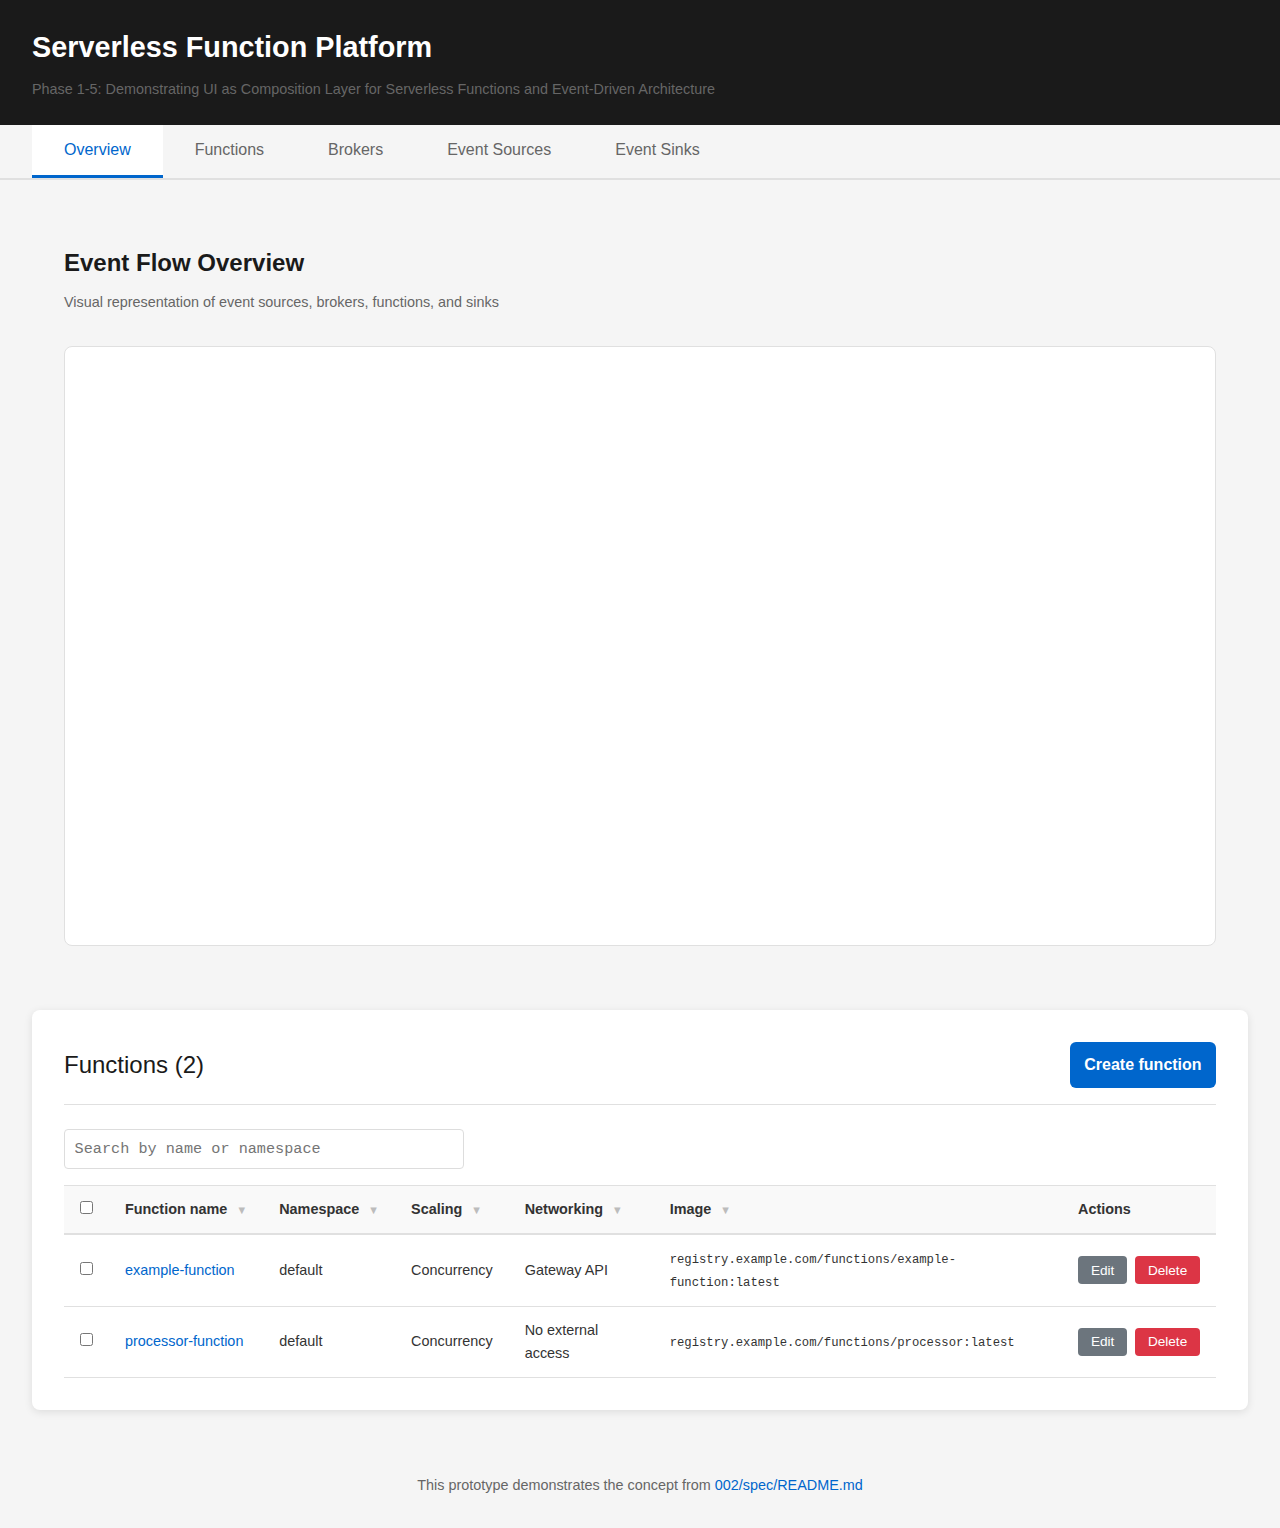
<file: 005/prototype/index.html>
<!DOCTYPE html>
<html lang="en">
<head>
    <meta charset="UTF-8">
    <meta name="viewport" content="width=device-width, initial-scale=1.0">
    <title>Function Composition UI - Phase 1: Scaling & Runtime</title>
    <link rel="stylesheet" href="styles.css">
</head>
<body>
    <header>
        <h1>Serverless Function Platform</h1>
        <p class="subtitle">Phase 1-5: Demonstrating UI as Composition Layer for Serverless Functions and Event-Driven Architecture</p>
    </header>

    <!-- Navigation Tabs -->
    <nav class="main-nav">
        <button class="nav-tab active" data-view="overview">Overview</button>
        <button class="nav-tab" data-view="functions">Functions</button>
        <button class="nav-tab" data-view="brokers">Brokers</button>
        <button class="nav-tab" data-view="eventSources">Event Sources</button>
        <button class="nav-tab" data-view="eventSinks">Event Sinks</button>
    </nav>

    <!-- Overview/Network Graph View -->
    <div id="overviewView" class="container">
        <section class="overview-panel">
            <div class="overview-header">
                <h2>Event Flow Overview</h2>
                <p class="subtitle">Visual representation of event sources, brokers, functions, and sinks</p>
            </div>
            <div id="networkGraph" class="network-graph-container">
                <!-- Network graph will be rendered here -->
            </div>
        </section>
    </div>

    <!-- Function List View -->
    <div id="listView" class="container">
        <section class="list-panel">
            <div class="list-header">
                <h2 id="functionsTitle">Functions (<span id="functionCount">0</span>)</h2>
                <div class="list-header-actions">
                    <button id="createNewBtn" class="btn-primary">Create function</button>
                </div>
            </div>

            <div class="list-controls">
                <input type="text" id="searchInput" class="search-input" placeholder="Search by name or namespace">
            </div>

            <div class="table-container">
                <table class="functions-table">
                    <thead>
                        <tr>
                            <th class="checkbox-column">
                                <input type="checkbox" id="selectAll">
                            </th>
                            <th class="sortable" data-sort="name">
                                Function name
                                <span class="sort-icon">▼</span>
                            </th>
                            <th class="sortable" data-sort="namespace">
                                Namespace
                                <span class="sort-icon">▼</span>
                            </th>
                            <th class="sortable" data-sort="scaling">
                                Scaling
                                <span class="sort-icon">▼</span>
                            </th>
                            <th class="sortable" data-sort="networking">
                                Networking
                                <span class="sort-icon">▼</span>
                            </th>
                            <th class="sortable" data-sort="image">
                                Image
                                <span class="sort-icon">▼</span>
                            </th>
                            <th class="actions-column">Actions</th>
                        </tr>
                    </thead>
                    <tbody id="functionsTableBody">
                        <!-- Function rows will be inserted here -->
                    </tbody>
                </table>
                <div id="emptyTableState" class="empty-table-state" style="display: none;">
                    <p>No functions found. Click "Create function" to get started.</p>
                </div>
            </div>
        </section>
    </div>

    <!-- Function Form View -->
    <div id="formView" class="container" style="display: none;">
        <section class="form-panel">
            <div class="form-header">
                <h2 id="formTitle">Create Function</h2>
                <button type="button" id="backToListBtn" class="btn-secondary">← Back to List</button>
            </div>
            <p class="panel-description">Define your function with simple, high-level configuration</p>

            <form id="functionForm">
                <fieldset>
                    <legend>Function Details</legend>

                    <div class="form-group">
                        <label for="functionName">Function Name</label>
                        <input type="text" id="functionName" name="functionName"
                               placeholder="my-function" value="my-function" required>
                    </div>

                    <div class="form-group">
                        <label for="namespace">Namespace</label>
                        <input type="text" id="namespace" name="namespace"
                               placeholder="default" value="default" required>
                    </div>

                    <div class="form-group">
                        <label for="containerPort">Container Port</label>
                        <input type="number" id="containerPort" name="containerPort"
                               placeholder="8080" value="8080" min="1" max="65535" required>
                    </div>
                </fieldset>

                <fieldset>
                    <legend>Build Configuration</legend>

                    <div class="scaling-method-label">
                        <label>Build Method</label>
                        <small class="helper-text">Choose how to build your function container image</small>
                    </div>

                    <!-- No Build panel (default - user provides image) -->
                    <div id="noBuildPanel" class="metric-panel active">
                        <label class="panel-header">
                            <input type="radio" name="buildMethod" value="none" checked>
                            <span class="panel-icon">▼</span>
                            <span class="panel-title">No Build (Use Existing Image)</span>
                        </label>
                        <div class="panel-body">
                            <div class="form-group">
                                <label for="containerImage">Container Image</label>
                                <input type="text" id="containerImage" name="containerImage"
                                       placeholder="registry.example.com/functions/my-function:latest"
                                       value="registry.example.com/functions/my-function:latest">
                                <small class="helper-text">Pre-built container image to deploy</small>
                            </div>
                        </div>
                    </div>

                    <!-- Shipwright Build panel -->
                    <div id="shipwrightBuildPanel" class="metric-panel">
                        <label class="panel-header">
                            <input type="radio" name="buildMethod" value="shipwright">
                            <span class="panel-icon">▶</span>
                            <span class="panel-title">Shipwright Build</span>
                        </label>
                        <div class="panel-body">
                            <div class="form-group">
                                <label for="shipwrightGitURL">Git URL</label>
                                <input type="text" id="shipwrightGitURL" name="shipwrightGitURL"
                                       placeholder="https://github.com/example/my-function" value="https://github.com/example/my-function">
                                <small class="helper-text">Git repository containing your function source code</small>
                            </div>

                            <div class="form-group">
                                <label for="shipwrightGitRevision">Git Revision</label>
                                <input type="text" id="shipwrightGitRevision" name="shipwrightGitRevision"
                                       placeholder="main" value="main">
                                <small class="helper-text">Branch, tag, or commit SHA to build from</small>
                            </div>

                            <div class="form-group">
                                <label for="shipwrightStrategy">Build Strategy</label>
                                <select id="shipwrightStrategy" name="shipwrightStrategy">
                                    <option value="nodejs">Node.js</option>
                                    <option value="python">Python</option>
                                    <option value="go">Go</option>
                                    <option value="java">Java</option>
                                    <option value="ruby">Ruby</option>
                                    <option value="php">PHP</option>
                                    <option value="dotnet">dotNET</option>
                                </select>
                                <small class="helper-text">BuildStrategy to use for building the image</small>
                            </div>

                            <div class="form-group">
                                <label for="shipwrightOutputImage">Output Image</label>
                                <input type="text" id="shipwrightOutputImage" name="shipwrightOutputImage"
                                       placeholder="registry.example.com/functions/my-function:latest" value="registry.example.com/functions/my-function:latest">
                                <small class="helper-text">Container registry location where the built image will be pushed</small>
                            </div>
                        </div>
                    </div>

                    <!-- OpenShift S2I BuildConfig panel -->
                    <div id="s2iBuildPanel" class="metric-panel">
                        <label class="panel-header">
                            <input type="radio" name="buildMethod" value="s2i">
                            <span class="panel-icon">▶</span>
                            <span class="panel-title">OpenShift S2I (Source-to-Image)</span>
                        </label>
                        <div class="panel-body">
                            <div class="form-group">
                                <label for="s2iGitURL">Git URL</label>
                                <input type="text" id="s2iGitURL" name="s2iGitURL"
                                       placeholder="https://github.com/example/my-function" value="https://github.com/example/my-function">
                                <small class="helper-text">Git repository containing your function source code</small>
                            </div>

                            <div class="form-group">
                                <label for="s2iGitRevision">Git Revision</label>
                                <input type="text" id="s2iGitRevision" name="s2iGitRevision"
                                       placeholder="main" value="main">
                                <small class="helper-text">Branch, tag, or commit SHA to build from</small>
                            </div>

                            <div class="form-group">
                                <label for="s2iBuilderImage">Builder Image</label>
                                <select id="s2iBuilderImage" name="s2iBuilderImage">
                                    <option value="nodejs:16-ubi8">Node.js 16</option>
                                    <option value="nodejs:18-ubi8">Node.js 18</option>
                                    <option value="python:3.9-ubi8">Python 3.9</option>
                                    <option value="python:3.11-ubi8">Python 3.11</option>
                                    <option value="golang:1.20-ubi8">Go 1.20</option>
                                    <option value="java:11">Java 11</option>
                                    <option value="java:17">Java 17</option>
                                    <option value="ruby:3.0-ubi8">Ruby 3.0</option>
                                </select>
                                <small class="helper-text">S2I builder image for your runtime</small>
                            </div>

                            <div class="form-group">
                                <label for="s2iOutputImageStream">Output ImageStream Tag</label>
                                <input type="text" id="s2iOutputImageStream" name="s2iOutputImageStream"
                                       placeholder="my-function:latest" value="">
                                <small class="helper-text">ImageStreamTag where the built image will be pushed (defaults to function-name:latest)</small>
                            </div>
                        </div>
                    </div>
                </fieldset>

                <fieldset>
                    <legend>Scaling Configuration</legend>

                    <!-- Shared replica settings -->
                    <div class="shared-settings">
                        <div class="form-group">
                            <label for="minReplicaCount">Min Replica Count</label>
                            <input type="number" id="minReplicaCount" name="minReplicaCount"
                                   placeholder="0" value="0" min="0">
                            <small class="helper-text">Minimum number of replicas (0 = scale to zero)</small>
                        </div>

                        <div class="form-group">
                            <label for="maxReplicaCount">Max Replica Count</label>
                            <input type="number" id="maxReplicaCount" name="maxReplicaCount"
                                   placeholder="10" value="10" min="1">
                            <small class="helper-text">Maximum number of replicas</small>
                        </div>
                    </div>

                    <div class="scaling-method-label">
                        <label>Scaling Method</label>
                        <small class="helper-text">Choose how to trigger scaling decisions</small>
                    </div>

                    <!-- Concurrency panel -->
                    <div id="concurrencyPanel" class="metric-panel active">
                        <label class="panel-header">
                            <input type="radio" name="scalingMetric" value="concurrency" checked>
                            <span class="panel-icon">▼</span>
                            <span class="panel-title">HTTP Concurrency</span>
                        </label>
                        <div class="panel-body">
                            <div class="form-group">
                                <label for="concurrencyTargetValue">Target Concurrent Requests</label>
                                <input type="number" id="concurrencyTargetValue" name="concurrencyTargetValue"
                                       placeholder="100" value="100" min="1">
                                <small class="helper-text">Target number of concurrent requests per instance</small>
                            </div>
                        </div>
                    </div>

                    <!-- Request Rate panel -->
                    <div id="requestRatePanel" class="metric-panel">
                        <label class="panel-header">
                            <input type="radio" name="scalingMetric" value="requestRate">
                            <span class="panel-icon">▶</span>
                            <span class="panel-title">HTTP Request Rate</span>
                        </label>
                        <div class="panel-body">
                            <div class="form-group">
                                <label for="requestRateTargetValue">Target Request Rate</label>
                                <input type="number" id="requestRateTargetValue" name="requestRateTargetValue"
                                       placeholder="100" value="100" min="1">
                                <small class="helper-text">Target requests per second</small>
                            </div>

                            <div class="form-group">
                                <label for="requestRateWindow">Aggregation Window</label>
                                <input type="text" id="requestRateWindow" name="requestRateWindow"
                                       placeholder="1m" value="1m">
                                <small class="helper-text">Time window for aggregating metrics (e.g., "1m", "30s")</small>
                            </div>

                            <div class="form-group">
                                <label for="requestRateGranularity">Metric Granularity</label>
                                <input type="text" id="requestRateGranularity" name="requestRateGranularity"
                                       placeholder="1s" value="1s">
                                <small class="helper-text">Granularity for metric calculation (e.g., "1s", "500ms")</small>
                            </div>
                        </div>
                    </div>

                    <!-- ScaledObject panel -->
                    <div id="scaledObjectPanel" class="metric-panel">
                        <label class="panel-header">
                            <input type="radio" name="scalingMetric" value="scaledObject">
                            <span class="panel-icon">▶</span>
                            <span class="panel-title">KEDA Triggers</span>
                        </label>
                        <div class="panel-body">
                            <div class="form-group">
                                <label for="triggerType">Trigger Type</label>
                                <select id="triggerType" name="triggerType">
                                    <option value="cpu">CPU</option>
                                    <option value="memory">Memory</option>
                                    <option value="prometheus">Prometheus</option>
                                    <option value="kafka">Kafka</option>
                                    <option value="rabbitmq">RabbitMQ</option>
                                    <option value="redis">Redis</option>
                                    <option value="cron">Cron</option>
                                    <option value="custom">Custom (define your own)</option>
                                </select>
                                <small class="helper-text">Choose a template or define a custom trigger</small>
                            </div>

                            <!-- CPU trigger fields -->
                            <div id="cpuTriggerFields" class="trigger-fields">
                                <div class="form-group">
                                    <label for="cpuUtilization">CPU Utilization (%)</label>
                                    <input type="number" id="cpuUtilization" name="cpuUtilization"
                                           placeholder="80" value="80" min="1" max="100">
                                    <small class="helper-text">Target CPU utilization percentage</small>
                                </div>
                            </div>

                            <!-- Memory trigger fields -->
                            <div id="memoryTriggerFields" class="trigger-fields" style="display: none;">
                                <div class="form-group">
                                    <label for="memoryUtilization">Memory Utilization (%)</label>
                                    <input type="number" id="memoryUtilization" name="memoryUtilization"
                                           placeholder="80" value="80" min="1" max="100">
                                    <small class="helper-text">Target memory utilization percentage</small>
                                </div>
                            </div>

                            <!-- Prometheus trigger fields -->
                            <div id="prometheusTriggerFields" class="trigger-fields" style="display: none;">
                                <div class="form-group">
                                    <label for="prometheusServerAddress">Prometheus Server Address</label>
                                    <input type="text" id="prometheusServerAddress" name="prometheusServerAddress"
                                           placeholder="http://prometheus:9090" value="http://prometheus:9090">
                                    <small class="helper-text">Prometheus server URL</small>
                                </div>

                                <div class="form-group">
                                    <label for="prometheusQuery">Prometheus Query</label>
                                    <input type="text" id="prometheusQuery" name="prometheusQuery"
                                           placeholder="http_requests_total" value="http_requests_total">
                                    <small class="helper-text">PromQL query for the metric</small>
                                </div>

                                <div class="form-group">
                                    <label for="prometheusThreshold">Threshold</label>
                                    <input type="number" id="prometheusThreshold" name="prometheusThreshold"
                                           placeholder="100" value="100" min="1">
                                    <small class="helper-text">Scale when metric exceeds this value</small>
                                </div>
                            </div>

                            <!-- Cron trigger fields -->
                            <div id="cronTriggerFields" class="trigger-fields" style="display: none;">
                                <div class="form-group">
                                    <label for="cronTimezone">Timezone</label>
                                    <input type="text" id="cronTimezone" name="cronTimezone"
                                           placeholder="UTC" value="UTC">
                                    <small class="helper-text">Timezone for cron schedule (e.g., "UTC", "America/New_York")</small>
                                </div>

                                <div class="form-group">
                                    <label for="cronStart">Start Schedule</label>
                                    <input type="text" id="cronStart" name="cronStart"
                                           placeholder="0 8 * * *" value="0 8 * * *">
                                    <small class="helper-text">Cron expression for scaling up (e.g., "0 8 * * *" = 8 AM daily)</small>
                                </div>

                                <div class="form-group">
                                    <label for="cronEnd">End Schedule</label>
                                    <input type="text" id="cronEnd" name="cronEnd"
                                           placeholder="0 18 * * *" value="0 18 * * *">
                                    <small class="helper-text">Cron expression for scaling down (e.g., "0 18 * * *" = 6 PM daily)</small>
                                </div>

                                <div class="form-group">
                                    <label for="cronDesiredReplicas">Desired Replicas (during active period)</label>
                                    <input type="number" id="cronDesiredReplicas" name="cronDesiredReplicas"
                                           placeholder="5" value="5" min="1">
                                    <small class="helper-text">Number of replicas during active period</small>
                                </div>
                            </div>

                            <!-- Kafka trigger fields -->
                            <div id="kafkaTriggerFields" class="trigger-fields" style="display: none;">
                                <div class="form-group">
                                    <label for="kafkaBootstrapServers">Bootstrap Servers</label>
                                    <input type="text" id="kafkaBootstrapServers" name="kafkaBootstrapServers"
                                           placeholder="kafka:9092" value="kafka:9092">
                                    <small class="helper-text">Kafka bootstrap servers (comma-separated)</small>
                                </div>

                                <div class="form-group">
                                    <label for="kafkaTopic">Topic</label>
                                    <input type="text" id="kafkaTopic" name="kafkaTopic"
                                           placeholder="my-topic" value="my-topic">
                                    <small class="helper-text">Kafka topic name</small>
                                </div>

                                <div class="form-group">
                                    <label for="kafkaConsumerGroup">Consumer Group</label>
                                    <input type="text" id="kafkaConsumerGroup" name="kafkaConsumerGroup"
                                           placeholder="my-consumer-group" value="my-consumer-group">
                                    <small class="helper-text">Kafka consumer group ID</small>
                                </div>

                                <div class="form-group">
                                    <label for="kafkaLagThreshold">Lag Threshold</label>
                                    <input type="number" id="kafkaLagThreshold" name="kafkaLagThreshold"
                                           placeholder="10" value="10" min="1">
                                    <small class="helper-text">Scale when consumer lag exceeds this value</small>
                                </div>
                            </div>

                            <!-- RabbitMQ trigger fields -->
                            <div id="rabbitmqTriggerFields" class="trigger-fields" style="display: none;">
                                <div class="form-group">
                                    <label for="rabbitmqHost">Host URI</label>
                                    <input type="text" id="rabbitmqHost" name="rabbitmqHost"
                                           placeholder="amqp://guest:guest@rabbitmq:5672/" value="amqp://guest:guest@rabbitmq:5672/">
                                    <small class="helper-text">RabbitMQ connection URI</small>
                                </div>

                                <div class="form-group">
                                    <label for="rabbitmqQueueName">Queue Name</label>
                                    <input type="text" id="rabbitmqQueueName" name="rabbitmqQueueName"
                                           placeholder="my-queue" value="my-queue">
                                    <small class="helper-text">RabbitMQ queue name</small>
                                </div>

                                <div class="form-group">
                                    <label for="rabbitmqQueueLength">Queue Length Threshold</label>
                                    <input type="number" id="rabbitmqQueueLength" name="rabbitmqQueueLength"
                                           placeholder="20" value="20" min="1">
                                    <small class="helper-text">Scale when queue length exceeds this value</small>
                                </div>
                            </div>

                            <!-- Redis trigger fields -->
                            <div id="redisTriggerFields" class="trigger-fields" style="display: none;">
                                <div class="form-group">
                                    <label for="redisAddress">Redis Address</label>
                                    <input type="text" id="redisAddress" name="redisAddress"
                                           placeholder="redis:6379" value="redis:6379">
                                    <small class="helper-text">Redis server address</small>
                                </div>

                                <div class="form-group">
                                    <label for="redisListName">List Name</label>
                                    <input type="text" id="redisListName" name="redisListName"
                                           placeholder="my-list" value="my-list">
                                    <small class="helper-text">Redis list name</small>
                                </div>

                                <div class="form-group">
                                    <label for="redisListLength">List Length Threshold</label>
                                    <input type="number" id="redisListLength" name="redisListLength"
                                           placeholder="5" value="5" min="1">
                                    <small class="helper-text">Scale when list length exceeds this value</small>
                                </div>
                            </div>

                            <!-- Custom trigger fields -->
                            <div id="customTriggerFields" class="trigger-fields" style="display: none;">
                                <div class="form-group">
                                    <label for="customTriggerType">Custom Trigger Type</label>
                                    <input type="text" id="customTriggerType" name="customTriggerType"
                                           placeholder="aws-sqs-queue" value="">
                                    <small class="helper-text">KEDA scaler type (e.g., "aws-sqs-queue", "azure-queue", "gcp-pubsub")</small>
                                </div>

                                <div class="form-group">
                                    <label for="customTriggerMetadata">Trigger Metadata (YAML)</label>
                                    <textarea id="customTriggerMetadata" name="customTriggerMetadata" rows="8" placeholder="queueURL: https://sqs.us-east-1.amazonaws.com/123456/my-queue
queueLength: &quot;10&quot;
awsRegion: us-east-1"></textarea>
                                    <small class="helper-text">
                                        Write the metadata fields in YAML format (key: value pairs).
                                        All values are strings. See <a href="https://keda.sh/docs/2.18/scalers/" target="_blank">KEDA scalers</a> for required fields.
                                    </small>
                                </div>
                            </div>
                        </div>
                    </div>
                </fieldset>

                <fieldset>
                    <legend>Networking Configuration</legend>

                    <div class="scaling-method-label">
                        <label>Networking Method</label>
                        <small class="helper-text">Choose how to expose your function externally</small>
                    </div>

                    <!-- No External Access panel -->
                    <div id="noAccessPanel" class="metric-panel active">
                        <label class="panel-header">
                            <input type="radio" name="networkingMethod" value="none" checked>
                            <span class="panel-icon">▼</span>
                            <span class="panel-title">No External Access</span>
                        </label>
                        <div class="panel-body">
                            <p class="helper-text">Function is only accessible within the cluster via the Service.</p>
                        </div>
                    </div>

                    <!-- Gateway API panel -->
                    <div id="gatewayAPIPanel" class="metric-panel">
                        <label class="panel-header">
                            <input type="radio" name="networkingMethod" value="gateway">
                            <span class="panel-icon">▶</span>
                            <span class="panel-title">Gateway API (HTTPRoute)</span>
                        </label>
                        <div class="panel-body">
                            <div class="form-group">
                                <label for="gatewayName">Gateway Name</label>
                                <input type="text" id="gatewayName" name="gatewayName"
                                       placeholder="default-gateway" value="default-gateway">
                                <small class="helper-text">Name of the Gateway to attach to</small>
                            </div>

                            <div class="form-group">
                                <label for="gatewayHostname">Hostname (optional)</label>
                                <input type="text" id="gatewayHostname" name="gatewayHostname"
                                       placeholder="my-function.example.com" value="">
                                <small class="helper-text">Optional: custom hostname for the route (leave empty for wildcard)</small>
                            </div>

                            <div class="form-group">
                                <label for="gatewayPath">Path</label>
                                <input type="text" id="gatewayPath" name="gatewayPath"
                                       placeholder="/" value="/">
                                <small class="helper-text">URL path prefix (e.g., '/', '/api/v1')</small>
                            </div>
                        </div>
                    </div>

                    <!-- Ingress panel -->
                    <div id="ingressPanel" class="metric-panel">
                        <label class="panel-header">
                            <input type="radio" name="networkingMethod" value="ingress">
                            <span class="panel-icon">▶</span>
                            <span class="panel-title">Ingress</span>
                        </label>
                        <div class="panel-body">
                            <div class="form-group">
                                <label for="ingressClass">Ingress Class (optional)</label>
                                <input type="text" id="ingressClass" name="ingressClass"
                                       placeholder="nginx" value="">
                                <small class="helper-text">Optional: specify ingress controller class</small>
                            </div>

                            <div class="form-group">
                                <label for="ingressHostname">Hostname</label>
                                <input type="text" id="ingressHostname" name="ingressHostname"
                                       placeholder="my-function.example.com" value="my-function.example.com">
                                <small class="helper-text">Hostname for the ingress rule</small>
                            </div>

                            <div class="form-group">
                                <label for="ingressPath">Path</label>
                                <input type="text" id="ingressPath" name="ingressPath"
                                       placeholder="/" value="/">
                                <small class="helper-text">URL path (e.g., '/', '/api')</small>
                            </div>

                            <div class="form-group">
                                <label>
                                    <input type="checkbox" id="ingressTLSEnabled" name="ingressTLSEnabled">
                                    Enable TLS
                                </label>
                            </div>

                            <div id="ingressTLSFields" style="display: none;">
                                <div class="form-group">
                                    <label for="ingressTLSSecretName">TLS Secret Name</label>
                                    <input type="text" id="ingressTLSSecretName" name="ingressTLSSecretName"
                                           placeholder="my-function-tls" value="my-function-tls">
                                    <small class="helper-text">Name of the TLS secret containing cert and key</small>
                                </div>
                            </div>
                        </div>
                    </div>

                    <!-- OpenShift Route panel -->
                    <div id="routePanel" class="metric-panel">
                        <label class="panel-header">
                            <input type="radio" name="networkingMethod" value="route">
                            <span class="panel-icon">▶</span>
                            <span class="panel-title">OpenShift Route</span>
                        </label>
                        <div class="panel-body">
                            <div class="form-group">
                                <label for="routeHostname">Hostname (optional)</label>
                                <input type="text" id="routeHostname" name="routeHostname"
                                       placeholder="" value="">
                                <small class="helper-text">Optional: custom hostname (leave empty for auto-generated)</small>
                            </div>

                            <div class="form-group">
                                <label for="routePath">Path</label>
                                <input type="text" id="routePath" name="routePath"
                                       placeholder="/" value="/">
                                <small class="helper-text">URL path prefix</small>
                            </div>

                            <div class="form-group">
                                <label for="routeTLSTermination">TLS Termination</label>
                                <select id="routeTLSTermination" name="routeTLSTermination">
                                    <option value="none">None</option>
                                    <option value="edge" selected>Edge</option>
                                    <option value="passthrough">Passthrough</option>
                                    <option value="reencrypt">Re-encrypt</option>
                                </select>
                                <small class="helper-text">TLS termination type</small>
                            </div>
                        </div>
                    </div>
                </fieldset>

                <div class="form-actions">
                    <button type="button" id="createFunctionDirectBtn" class="btn-primary">Create Function</button>
                </div>
            </form>

            <!-- Resources Preview -->
            <div class="resources-preview" style="margin-top: 2rem;">
                <h2>Composed Resources</h2>
                <p class="panel-description">Live preview of Kubernetes resources that will be created</p>

                <!-- User View Section -->
                <div id="userView" class="user-view" style="display: none;">
                    <h3>What User Thinks</h3>
                    <div class="user-message">
                        <p id="userMessage"></p>
                    </div>
                </div>

                <!-- Platform View Section -->
                <div id="platformView" class="platform-view" style="display: none;">
                    <h3>What UI Creates</h3>
                    <p id="platformDescription" class="platform-description">
                        The UI composed <strong id="resourceCount">3</strong> Kubernetes resources from your simple form input.
                        You never had to understand Deployment, Service, or KEDA scaling APIs.
                    </p>

                    <div id="resourceCards" class="resource-cards">
                        <!-- Resource cards will be inserted here by JavaScript -->
                    </div>
                </div>
            </div>
        </section>
    </div>

    <!-- Function Detail View (Read-Only) -->
    <div id="detailView" class="container" style="display: none;">
        <section class="detail-panel">
            <div class="detail-header">
                <div>
                    <button type="button" id="backToListFromDetailBtn" class="btn-secondary">← Back to List</button>
                    <h2 id="detailFunctionName"></h2>
                </div>
                <div class="detail-actions">
                    <button type="button" id="editFunctionBtn" class="btn-secondary">Edit Function</button>
                    <button type="button" id="manageSubscriptionsBtn" class="btn-primary">Manage Event Subscriptions</button>
                </div>
            </div>

            <div id="functionOverview" class="function-overview">
                <h3>Function Overview</h3>

                <!-- AWS Lambda-style diagram -->
                <div class="function-diagram">
                    <!-- Event Sources (Triggers) -->
                    <div class="diagram-column diagram-sources">
                        <div id="eventSourcesList" class="source-items">
                            <!-- Event source boxes will be inserted here -->
                        </div>
                        <button type="button" id="addTriggerBtn" class="diagram-add-btn">+ Add trigger</button>
                    </div>

                    <!-- Arrow: Sources → Function -->
                    <div class="diagram-arrow">
                        <svg viewBox="0 0 60 40" xmlns="http://www.w3.org/2000/svg">
                            <path d="M 5 20 L 45 20" />
                            <polygon points="45,15 55,20 45,25" />
                        </svg>
                    </div>

                    <!-- Function (Center) -->
                    <div class="diagram-column diagram-function">
                        <div class="function-box">
                            <div class="function-icon">λ</div>
                            <div class="function-name" id="diagramFunctionName"></div>
                            <div class="function-meta">
                                <div class="meta-item">
                                    <span class="meta-label">Namespace:</span>
                                    <span id="detailNamespace"></span>
                                </div>
                                <div class="meta-item">
                                    <span class="meta-label">Image:</span>
                                    <code id="detailImage"></code>
                                </div>
                                <div class="meta-item">
                                    <span class="meta-label">Scaling:</span>
                                    <span id="detailScaling"></span>
                                </div>
                                <div class="meta-item">
                                    <span class="meta-label">Networking:</span>
                                    <span id="detailNetworking"></span>
                                </div>
                            </div>
                        </div>
                    </div>

                    <!-- Arrow: Function → Destinations -->
                    <div class="diagram-arrow">
                        <svg viewBox="0 0 60 40" xmlns="http://www.w3.org/2000/svg">
                            <path d="M 5 20 L 45 20" />
                            <polygon points="45,15 55,20 45,25" />
                        </svg>
                    </div>

                    <!-- Event Sinks (Right) -->
                    <div class="diagram-column diagram-destinations">
                        <div id="destinationsList" class="destination-items">
                            <!-- Event sink boxes will be inserted here -->
                        </div>
                        <button type="button" id="addDestinationBtn" class="diagram-add-btn">+ Configure sink</button>
                    </div>
                </div>
            </div>

            <!-- Event Subscriptions Summary -->
            <div class="event-subscriptions-summary">
                <h3>Event Subscriptions</h3>
                <div class="subscriptions-summary">
                    <p id="subscriptionsSummaryText"></p>
                </div>
            </div>

            <div class="detail-resources-section">
                <h3>Composed Resources</h3>

                <!-- Platform View Section -->
                <div id="detailPlatformView" class="platform-view">
                    <p id="detailPlatformDescription" class="platform-description">
                        The UI composed <strong id="detailResourceCount">0</strong> Kubernetes resources from your function configuration.
                    </p>

                    <div id="detailResourceCards" class="resource-cards">
                        <!-- Resource cards will be inserted here by JavaScript -->
                    </div>
                </div>
            </div>
        </section>
    </div>

    <!-- Event Subscriptions Management View -->
    <div id="subscriptionsView" class="container" style="display: none;">
        <section class="detail-panel">
            <div class="detail-header">
                <div>
                    <button type="button" id="backToDetailFromSubscriptionsBtn" class="btn-secondary">← Back to Function</button>
                    <h2>Manage Event Subscriptions</h2>
                    <p class="subtitle" id="subscriptionsViewFunctionName"></p>
                </div>
            </div>

            <div id="eventSubscriptionsSection" class="event-subscriptions-section">
                <h3>Current Subscriptions</h3>

                <div id="subscriptionsList" class="subscriptions-list">
                    <div id="emptySubscriptions" class="empty-subscriptions">
                        <p>No event subscriptions configured. Add one below.</p>
                    </div>
                </div>

                <div class="add-subscription-section">
                    <h3>Add Event Subscription</h3>
                    <form id="subscriptionForm" class="subscription-form-inline">
                        <div class="form-group">
                            <label for="subscriptionBroker">Broker Name</label>
                            <select id="subscriptionBroker" name="subscriptionBroker" required>
                                <option value="">Select a broker...</option>
                                <!-- Will be populated dynamically from brokers list -->
                            </select>
                            <small class="helper-text">Knative Broker to subscribe to</small>
                        </div>

                        <div class="form-group">
                            <label for="subscriptionEventType">Event Type</label>
                            <select id="subscriptionEventType" name="subscriptionEventType" required disabled>
                                <option value="">Select a broker first...</option>
                            </select>
                            <small class="helper-text">CloudEvent types available from the selected broker's event sources</small>
                        </div>

                        <div id="customEventTypeField" class="form-group" style="display: none;">
                            <label for="customEventType">Custom Event Type</label>
                            <input type="text" id="customEventType" name="customEventType"
                                   placeholder="com.myapp.myevent">
                            <small class="helper-text">Enter your custom CloudEvent type</small>
                        </div>

                        <div class="form-actions">
                            <button type="submit" id="saveSubscriptionBtn" class="btn-primary">Add Subscription</button>
                        </div>
                    </form>
                </div>
            </div>
        </section>
    </div>

    <!-- Event Sink Management View -->
    <div id="destinationsView" class="container" style="display: none;">
        <section class="detail-panel">
            <div class="detail-header">
                <div>
                    <button type="button" id="backToDetailFromDestinationsBtn" class="btn-secondary">← Back to Function</button>
                    <h2>Manage Event Sink</h2>
                    <p class="subtitle" id="destinationsViewFunctionName"></p>
                </div>
            </div>

            <div id="destinationSection" class="event-subscriptions-section">
                <h3>Current Event Sink Configuration</h3>
                <p class="helper-text">The Function controller will create a SinkBinding to inject this sink into your function. When your function produces CloudEvents, they will be sent to this sink.</p>

                <div id="destinationDisplay" class="subscriptions-list">
                    <div id="emptyDestination" class="empty-subscriptions">
                        <p>No destination configured. Add one below.</p>
                    </div>
                </div>

                <div class="add-subscription-section">
                    <h3>Configure Event Sink</h3>
                    <form id="destinationForm" class="subscription-form-inline">
                        <div class="form-group">
                            <label for="destinationMethod">Sink Type</label>
                            <select id="destinationMethod" name="destinationMethod" required>
                                <option value="broker">Broker</option>
                                <option value="sink">Event Sink (HTTP/Kafka/etc.)</option>
                                <option value="function">Function (chaining)</option>
                            </select>
                            <small class="helper-text">The Function controller will create a SinkBinding to inject this sink reference</small>
                        </div>

                        <!-- Broker Destination Fields -->
                        <div id="brokerDestinationFields">
                            <div class="form-group">
                                <label for="destinationBroker">Broker Name</label>
                                <select id="destinationBroker" name="destinationBroker">
                                    <option value="">Select a broker...</option>
                                    <!-- Will be populated dynamically from brokers list -->
                                </select>
                                <small class="helper-text">Knative Broker where output CloudEvents will be sent</small>
                            </div>
                        </div>

                        <!-- Sink Destination Fields -->
                        <div id="sinkDestinationFields" style="display: none;">
                            <div class="form-group">
                                <label for="destinationSink">Event Sink Name</label>
                                <select id="destinationSink" name="destinationSink">
                                    <option value="">Select a sink...</option>
                                    <!-- Will be populated dynamically with referenced sinks -->
                                </select>
                                <small class="helper-text">Event Sink where output CloudEvents will be sent</small>
                            </div>
                        </div>

                        <!-- Function Destination Fields -->
                        <div id="functionDestinationFields" style="display: none;">
                            <div class="form-group">
                                <label for="destinationFunction">Function Name</label>
                                <select id="destinationFunction" name="destinationFunction">
                                    <option value="">Select a function...</option>
                                    <!-- Will be populated dynamically with other functions -->
                                </select>
                                <small class="helper-text">Function where output CloudEvents will be sent</small>
                            </div>
                        </div>

                        <div class="form-actions">
                            <button type="submit" id="saveDestinationBtn" class="btn-primary">Configure Sink</button>
                        </div>
                    </form>
                </div>
            </div>
        </section>
    </div>

    <!-- Broker Detail View -->
    <div id="brokerDetailView" class="container" style="display: none;">
        <section class="detail-panel">
            <div class="detail-header">
                <div>
                    <button type="button" id="backToBrokersListFromDetailBtn" class="btn-secondary">← Back to List</button>
                    <h2 id="detailBrokerName"></h2>
                </div>
                <div class="detail-actions">
                    <button type="button" id="editBrokerFromDetailBtn" class="btn-secondary">Edit Broker</button>
                </div>
            </div>

            <div class="function-overview">
                <h3>Broker Overview</h3>

                <div class="function-diagram">
                    <!-- Event Sources (Left) -->
                    <div class="diagram-column diagram-sources">
                        <h4>Event Sources</h4>
                        <div id="brokerEventSourcesList" class="source-items">
                            <!-- Event source boxes will be inserted here -->
                        </div>
                    </div>

                    <!-- Arrow: Event Sources → Broker -->
                    <div class="diagram-arrow">
                        <svg viewBox="0 0 60 40" xmlns="http://www.w3.org/2000/svg">
                            <path d="M 5 20 L 45 20" />
                            <polygon points="45,15 55,20 45,25" />
                        </svg>
                    </div>

                    <!-- Broker (Center) -->
                    <div class="diagram-column diagram-function">
                        <div class="function-box">
                            <div class="function-icon">📨</div>
                            <div class="function-name" id="diagramBrokerName"></div>
                            <div class="function-meta">
                                <div class="meta-item">
                                    <span class="meta-label">Namespace:</span>
                                    <span id="detailBrokerNamespace"></span>
                                </div>
                                <div class="meta-item">
                                    <span class="meta-label">Retry:</span>
                                    <span id="detailBrokerRetry"></span>
                                </div>
                                <div class="meta-item">
                                    <span class="meta-label">Backoff Policy:</span>
                                    <span id="detailBrokerBackoffPolicy"></span>
                                </div>
                                <div class="meta-item">
                                    <span class="meta-label">Event Types:</span>
                                    <span id="detailBrokerEventTypes"></span>
                                </div>
                            </div>
                        </div>
                    </div>

                    <!-- Arrow: Broker → Functions -->
                    <div class="diagram-arrow">
                        <svg viewBox="0 0 60 40" xmlns="http://www.w3.org/2000/svg">
                            <path d="M 5 20 L 45 20" />
                            <polygon points="45,15 55,20 45,25" />
                        </svg>
                    </div>

                    <!-- Subscribers (Right) -->
                    <div class="diagram-column diagram-destinations">
                        <h4>Subscribers</h4>
                        <div id="brokerFunctionsList" class="destination-items">
                            <!-- Subscriber boxes will be inserted here -->
                        </div>
                    </div>
                </div>
            </div>

            <div class="detail-resources-section">
                <h3>Composed Resources</h3>

                <div id="brokerDetailPlatformView" class="platform-view">
                    <p id="brokerDetailPlatformDescription" class="platform-description">
                        The UI composed <strong id="brokerDetailResourceCount">1</strong> Kubernetes resource from your broker configuration.
                    </p>

                    <div id="brokerDetailResourceCards" class="resource-cards">
                        <!-- Resource cards will be inserted here by JavaScript -->
                    </div>
                </div>
            </div>
        </section>
    </div>

    <!-- Event Source Detail View -->
    <div id="eventSourceDetailView" class="container" style="display: none;">
        <section class="detail-panel">
            <div class="detail-header">
                <div>
                    <button type="button" id="backToEventSourcesListFromDetailBtn" class="btn-secondary">← Back to List</button>
                    <h2 id="detailEventSourceName"></h2>
                </div>
                <div class="detail-actions">
                    <button type="button" id="editEventSourceFromDetailBtn" class="btn-secondary">Edit Event Source</button>
                </div>
            </div>

            <div class="function-overview">
                <h3>Event Source Overview</h3>

                <div class="function-diagram">
                    <!-- Source (Left) -->
                    <div class="diagram-column diagram-sources">
                        <h4>External Source</h4>
                        <div id="eventSourceExternalSource" class="source-items">
                            <!-- External source box will be inserted here -->
                        </div>
                    </div>

                    <!-- Arrow: External Source → Event Source -->
                    <div class="diagram-arrow">
                        <svg viewBox="0 0 60 40" xmlns="http://www.w3.org/2000/svg">
                            <path d="M 5 20 L 45 20" />
                            <polygon points="45,15 55,20 45,25" />
                        </svg>
                    </div>

                    <!-- Event Source (Center) -->
                    <div class="diagram-column diagram-function">
                        <div class="function-box">
                            <div class="function-icon">⚡</div>
                            <div class="function-name" id="diagramEventSourceName"></div>
                            <div class="function-meta">
                                <div class="meta-item">
                                    <span class="meta-label">Type:</span>
                                    <span id="detailEventSourceType"></span>
                                </div>
                                <div class="meta-item">
                                    <span class="meta-label">Namespace:</span>
                                    <span id="detailEventSourceNamespace"></span>
                                </div>
                                <div class="meta-item">
                                    <span class="meta-label">Target Broker:</span>
                                    <span id="detailEventSourceBroker"></span>
                                </div>
                                <div class="meta-item">
                                    <span class="meta-label">Event Types:</span>
                                    <code id="detailEventSourceEventTypes"></code>
                                </div>
                            </div>
                        </div>
                    </div>

                    <!-- Arrow: Event Source → Broker -->
                    <div class="diagram-arrow">
                        <svg viewBox="0 0 60 40" xmlns="http://www.w3.org/2000/svg">
                            <path d="M 5 20 L 45 20" />
                            <polygon points="45,15 55,20 45,25" />
                        </svg>
                    </div>

                    <!-- Broker (Right) -->
                    <div class="diagram-column diagram-destinations">
                        <h4>Target Broker</h4>
                        <div id="eventSourceTargetBroker" class="destination-items">
                            <!-- Target broker box will be inserted here -->
                        </div>
                    </div>
                </div>
            </div>

            <div class="detail-resources-section">
                <h3>Composed Resources</h3>

                <div id="eventSourceDetailPlatformView" class="platform-view">
                    <p id="eventSourceDetailPlatformDescription" class="platform-description">
                        The UI composed <strong id="eventSourceDetailResourceCount">1</strong> Kubernetes resource from your event source configuration.
                    </p>

                    <div id="eventSourceDetailResourceCards" class="resource-cards">
                        <!-- Resource cards will be inserted here by JavaScript -->
                    </div>
                </div>
            </div>
        </section>
    </div>

    <!-- Brokers List View -->
    <div id="brokersListView" class="container" style="display: none;">
        <section class="list-panel">
            <div class="list-header">
                <h2 id="brokersTitle">Brokers (<span id="brokerCount">0</span>)</h2>
                <div class="list-header-actions">
                    <button id="createNewBrokerBtn" class="btn-primary">Create broker</button>
                </div>
            </div>

            <div class="table-container">
                <table class="functions-table">
                    <thead>
                        <tr>
                            <th class="sortable" data-sort="name">
                                Broker name
                                <span class="sort-icon">▼</span>
                            </th>
                            <th class="sortable" data-sort="namespace">
                                Namespace
                                <span class="sort-icon">▼</span>
                            </th>
                            <th>Event Sources</th>
                            <th>Functions</th>
                            <th class="actions-column">Actions</th>
                        </tr>
                    </thead>
                    <tbody id="brokersTableBody">
                        <!-- Broker rows will be inserted here -->
                    </tbody>
                </table>
                <div id="emptyBrokersState" class="empty-table-state" style="display: none;">
                    <p>No brokers found. Click "Create broker" to get started.</p>
                </div>
            </div>
        </section>
    </div>

    <!-- Event Sources List View -->
    <div id="eventSourcesListView" class="container" style="display: none;">
        <section class="list-panel">
            <div class="list-header">
                <h2 id="eventSourcesTitle">Event Sources (<span id="eventSourceCount">0</span>)</h2>
                <div class="list-header-actions">
                    <button id="createNewEventSourceBtn" class="btn-primary">Create event source</button>
                </div>
            </div>

            <div class="table-container">
                <table class="functions-table">
                    <thead>
                        <tr>
                            <th class="sortable" data-sort="name">
                                Event source name
                                <span class="sort-icon">▼</span>
                            </th>
                            <th class="sortable" data-sort="type">
                                Type
                                <span class="sort-icon">▼</span>
                            </th>
                            <th class="sortable" data-sort="broker">
                                Broker
                                <span class="sort-icon">▼</span>
                            </th>
                            <th>Event Types</th>
                            <th class="actions-column">Actions</th>
                        </tr>
                    </thead>
                    <tbody id="eventSourcesTableBody">
                        <!-- Event source rows will be inserted here -->
                    </tbody>
                </table>
                <div id="emptyEventSourcesState" class="empty-table-state" style="display: none;">
                    <p>No event sources found. Click "Create event source" to get started.</p>
                </div>
            </div>
        </section>
    </div>

    <!-- Broker Form View -->
    <div id="brokerFormView" class="container" style="display: none;">
        <section class="form-panel">
            <div class="form-header">
                <h2 id="brokerFormTitle">Create Broker</h2>
                <button type="button" id="backToBrokersListBtn" class="btn-secondary">← Back to List</button>
            </div>
            <p class="panel-description">Configure a Knative Eventing Broker for routing CloudEvents</p>

            <form id="brokerForm">
                <fieldset>
                    <legend>Broker Details</legend>

                    <div class="form-group">
                        <label for="brokerName">Broker Name</label>
                        <input type="text" id="brokerName" name="brokerName"
                               placeholder="default" value="default" required>
                    </div>

                    <div class="form-group">
                        <label for="brokerNamespace">Namespace</label>
                        <input type="text" id="brokerNamespace" name="brokerNamespace"
                               placeholder="default" value="default" required>
                    </div>
                </fieldset>

                <fieldset>
                    <legend>Delivery Configuration</legend>

                    <div class="form-group">
                        <label for="brokerRetry">Retry Attempts</label>
                        <input type="number" id="brokerRetry" name="brokerRetry"
                               placeholder="3" value="3" min="0" max="10">
                        <small class="helper-text">Number of times to retry failed deliveries</small>
                    </div>

                    <div class="form-group">
                        <label for="brokerBackoffPolicy">Backoff Policy</label>
                        <select id="brokerBackoffPolicy" name="brokerBackoffPolicy">
                            <option value="exponential">Exponential</option>
                            <option value="linear">Linear</option>
                        </select>
                        <small class="helper-text">Strategy for increasing delay between retries</small>
                    </div>

                    <div class="form-group">
                        <label for="brokerBackoffDelay">Backoff Delay</label>
                        <input type="text" id="brokerBackoffDelay" name="brokerBackoffDelay"
                               placeholder="1s" value="1s">
                        <small class="helper-text">Initial delay between retries (e.g., "1s", "500ms")</small>
                    </div>
                </fieldset>

                <div class="form-actions">
                    <button type="button" id="saveBrokerBtn" class="btn-primary">Create Broker</button>
                </div>
            </form>

            <!-- Resources Preview -->
            <div class="resources-preview" style="margin-top: 2rem;">
                <h2>Composed Resources</h2>
                <p class="panel-description">Live preview of Kubernetes resources that will be created</p>

                <!-- Platform View Section -->
                <div id="brokerPlatformView" class="platform-view" style="display: none;">
                    <h3>What UI Creates</h3>
                    <p id="brokerPlatformDescription" class="platform-description"></p>

                    <div id="brokerResourceCards" class="resource-cards">
                        <!-- Resource cards will be inserted here by JavaScript -->
                    </div>
                </div>
            </div>
        </section>
    </div>

    <!-- Event Source Form View -->
    <div id="eventSourceFormView" class="container" style="display: none;">
        <section class="form-panel">
            <div class="form-header">
                <h2 id="eventSourceFormTitle">Create Event Source</h2>
                <button type="button" id="backToEventSourcesListBtn" class="btn-secondary">← Back to List</button>
            </div>
            <p class="panel-description">Configure an Event Source to produce CloudEvents to a Broker</p>

            <form id="eventSourceForm">
                <fieldset>
                    <legend>Event Source Details</legend>

                    <div class="form-group">
                        <label for="eventSourceName">Event Source Name</label>
                        <input type="text" id="eventSourceName" name="eventSourceName"
                               placeholder="my-event-source" value="my-event-source" required>
                    </div>

                    <div class="form-group">
                        <label for="eventSourceNamespace">Namespace</label>
                        <input type="text" id="eventSourceNamespace" name="eventSourceNamespace"
                               placeholder="default" value="default" required>
                    </div>

                    <div class="form-group">
                        <label for="eventSourceSinkMethod">Target Type</label>
                        <select id="eventSourceSinkMethod" name="eventSourceSinkMethod" required>
                            <option value="broker">Broker</option>
                            <option value="sink">Event Sink</option>
                            <option value="function">Function</option>
                        </select>
                        <small class="helper-text">Where events from this source will be sent</small>
                    </div>

                    <!-- Broker Target Fields -->
                    <div id="eventSourceBrokerFields">
                        <div class="form-group">
                            <label for="eventSourceBroker">Broker</label>
                            <select id="eventSourceBroker" name="eventSourceBroker">
                                <option value="">Select a broker...</option>
                                <!-- Will be populated dynamically from brokers list -->
                            </select>
                            <small class="helper-text">The Broker where events will be sent</small>
                        </div>
                    </div>

                    <!-- Event Sink Target Fields -->
                    <div id="eventSourceSinkFields" style="display: none;">
                        <div class="form-group">
                            <label for="eventSourceSink">Event Sink</label>
                            <select id="eventSourceSink" name="eventSourceSink">
                                <option value="">Select a sink...</option>
                                <!-- Will be populated dynamically with referenced sinks -->
                            </select>
                            <small class="helper-text">The Event Sink where events will be sent</small>
                        </div>
                    </div>

                    <!-- Function Target Fields -->
                    <div id="eventSourceFunctionFields" style="display: none;">
                        <div class="form-group">
                            <label for="eventSourceFunction">Function</label>
                            <select id="eventSourceFunction" name="eventSourceFunction">
                                <option value="">Select a function...</option>
                                <!-- Will be populated dynamically from functions list -->
                            </select>
                            <small class="helper-text">The Function where events will be sent</small>
                        </div>
                    </div>
                </fieldset>

                <fieldset>
                    <legend>Event Source Type</legend>

                    <div class="scaling-method-label">
                        <label>Source Type</label>
                        <small class="helper-text">Choose the type of event source</small>
                    </div>

                    <!-- GitHub Source Panel -->
                    <div id="githubSourcePanel" class="metric-panel active">
                        <label class="panel-header">
                            <input type="radio" name="eventSourceType" value="github" checked>
                            <span class="panel-icon">▼</span>
                            <span class="panel-title">GitHub Source</span>
                        </label>
                        <div class="panel-body">
                            <div class="form-group">
                                <label for="githubRepository">Repository</label>
                                <input type="text" id="githubRepository" name="githubRepository"
                                       placeholder="username/repo" value="username/repo">
                                <small class="helper-text">GitHub repository (owner/repo)</small>
                            </div>

                            <div class="form-group">
                                <label for="githubAccessTokenSecret">Access Token Secret</label>
                                <input type="text" id="githubAccessTokenSecret" name="githubAccessTokenSecret"
                                       placeholder="github-secret" value="github-secret">
                                <small class="helper-text">Kubernetes Secret containing GitHub access token</small>
                            </div>

                            <div class="form-group">
                                <label>CloudEvent Type</label>
                                <code class="event-type-display">dev.knative.sources.github.event</code>
                                <small class="helper-text">This source produces GitHub events as CloudEvents</small>
                            </div>
                        </div>
                    </div>

                    <!-- Kafka Source Panel -->
                    <div id="kafkaSourcePanel" class="metric-panel">
                        <label class="panel-header">
                            <input type="radio" name="eventSourceType" value="kafka">
                            <span class="panel-icon">▶</span>
                            <span class="panel-title">Kafka Source</span>
                        </label>
                        <div class="panel-body">
                            <div class="form-group">
                                <label for="kafkaBootstrapServers">Bootstrap Servers</label>
                                <input type="text" id="kafkaBootstrapServers" name="kafkaBootstrapServers"
                                       placeholder="kafka:9092" value="kafka:9092">
                                <small class="helper-text">Kafka bootstrap servers (comma-separated)</small>
                            </div>

                            <div class="form-group">
                                <label for="kafkaTopics">Topics (comma-separated)</label>
                                <input type="text" id="kafkaTopics" name="kafkaTopics"
                                       placeholder="my-topic" value="my-topic">
                                <small class="helper-text">Kafka topics to consume from</small>
                            </div>

                            <div class="form-group">
                                <label for="kafkaConsumerGroup">Consumer Group</label>
                                <input type="text" id="kafkaConsumerGroup" name="kafkaConsumerGroup"
                                       placeholder="my-consumer-group" value="my-consumer-group">
                                <small class="helper-text">Kafka consumer group ID</small>
                            </div>

                            <div class="form-group">
                                <label>CloudEvent Type</label>
                                <code class="event-type-display">dev.knative.kafka.event</code>
                                <small class="helper-text">This source produces Kafka messages as CloudEvents</small>
                            </div>
                        </div>
                    </div>

                    <!-- Slack Source Panel -->
                    <div id="slackSourcePanel" class="metric-panel">
                        <label class="panel-header">
                            <input type="radio" name="eventSourceType" value="slack">
                            <span class="panel-icon">▶</span>
                            <span class="panel-title">Slack Source</span>
                        </label>
                        <div class="panel-body">
                            <div class="form-group">
                                <label for="slackWebhookURL">Webhook URL Secret</label>
                                <input type="text" id="slackWebhookURL" name="slackWebhookURL"
                                       placeholder="slack-webhook-secret" value="slack-webhook-secret">
                                <small class="helper-text">Kubernetes Secret containing Slack webhook URL</small>
                            </div>

                            <div class="form-group">
                                <label>CloudEvent Type</label>
                                <code class="event-type-display">dev.knative.sources.slack.event</code>
                                <small class="helper-text">This source produces Slack events as CloudEvents</small>
                            </div>
                        </div>
                    </div>

                    <!-- Cron Source Panel -->
                    <div id="cronSourcePanel" class="metric-panel">
                        <label class="panel-header">
                            <input type="radio" name="eventSourceType" value="cron">
                            <span class="panel-icon">▶</span>
                            <span class="panel-title">Cron Source</span>
                        </label>
                        <div class="panel-body">
                            <div class="form-group">
                                <label for="cronSchedule">Schedule</label>
                                <input type="text" id="cronSchedule" name="cronSchedule"
                                       placeholder="*/5 * * * *" value="*/5 * * * *">
                                <small class="helper-text">Cron expression (e.g., "*/5 * * * *" = every 5 minutes)</small>
                            </div>

                            <div class="form-group">
                                <label for="cronData">Data Payload</label>
                                <textarea id="cronData" name="cronData" rows="4" placeholder='{"message": "Hello from cron!"}'></textarea>
                                <small class="helper-text">JSON data to send with each cron event</small>
                            </div>

                            <div class="form-group">
                                <label>CloudEvent Type</label>
                                <code class="event-type-display">dev.knative.sources.ping</code>
                                <small class="helper-text">This source produces periodic ping events as CloudEvents</small>
                            </div>
                        </div>
                    </div>
                </fieldset>

                <div class="form-actions">
                    <button type="button" id="saveEventSourceBtn" class="btn-primary">Create Event Source</button>
                </div>
            </form>

            <!-- Resources Preview -->
            <div class="resources-preview" style="margin-top: 2rem;">
                <h2>Composed Resources</h2>
                <p class="panel-description">Live preview of Kubernetes resources that will be created</p>

                <!-- Platform View Section -->
                <div id="eventSourcePlatformView" class="platform-view" style="display: none;">
                    <h3>What UI Creates</h3>
                    <p id="eventSourcePlatformDescription" class="platform-description"></p>

                    <div id="eventSourceResourceCards" class="resource-cards">
                        <!-- Resource cards will be inserted here by JavaScript -->
                    </div>
                </div>
            </div>
        </section>
    </div>

    <!-- Event Sink Form View -->
    <div id="eventSinkFormView" class="container" style="display: none;">
        <section class="form-panel">
            <div class="form-header">
                <h2 id="eventSinkFormTitle">Create Event Sink</h2>
                <button type="button" id="backToEventSinksListBtn" class="btn-secondary">← Back to List</button>
            </div>
            <p class="panel-description">Configure an Event Sink to send CloudEvents to external systems</p>

            <form id="eventSinkForm">
                <fieldset>
                    <legend>Event Sink Details</legend>

                    <div class="form-group">
                        <label for="eventSinkName">Event Sink Name</label>
                        <input type="text" id="eventSinkName" name="eventSinkName"
                               placeholder="my-event-sink" value="my-event-sink" required>
                    </div>

                    <div class="form-group">
                        <label for="eventSinkNamespace">Namespace</label>
                        <input type="text" id="eventSinkNamespace" name="eventSinkNamespace"
                               placeholder="default" value="default" required>
                    </div>

                    <div class="form-group">
                        <label for="eventSinkMode">Mode</label>
                        <select id="eventSinkMode" name="eventSinkMode" required>
                            <option value="referenced">Referenced (used by Functions)</option>
                            <option value="standalone">Standalone (subscribes to Broker)</option>
                        </select>
                        <small class="helper-text">Referenced mode: sink is used by functions as destination. Standalone mode: sink subscribes directly to a broker.</small>
                    </div>
                </fieldset>

                <!-- Standalone Mode Fields -->
                <fieldset id="standaloneModeFields" style="display: none;">
                    <legend>Standalone Mode Configuration</legend>

                    <div class="form-group">
                        <label for="eventSinkBroker">Source Broker</label>
                        <select id="eventSinkBroker" name="eventSinkBroker">
                            <option value="">Select a broker...</option>
                            <!-- Will be populated dynamically from brokers list -->
                        </select>
                        <small class="helper-text">The Broker to subscribe to</small>
                    </div>

                    <div class="form-group">
                        <label for="eventSinkEventTypes">Event Types (comma-separated)</label>
                        <input type="text" id="eventSinkEventTypes" name="eventSinkEventTypes"
                               placeholder="com.example.order.created,com.example.order.updated" value="">
                        <small class="helper-text">Filter events by type (e.g., "com.example.order.created")</small>
                    </div>
                </fieldset>

                <fieldset>
                    <legend>Sink Type</legend>

                    <div class="scaling-method-label">
                        <label>Destination Type</label>
                        <small class="helper-text">Choose the type of external destination</small>
                    </div>

                    <!-- HTTP/Webhook Sink Panel -->
                    <div id="httpSinkPanel" class="metric-panel active">
                        <label class="panel-header">
                            <input type="radio" name="eventSinkType" value="http" checked>
                            <span class="panel-icon">▼</span>
                            <span class="panel-title">HTTP / Webhook</span>
                        </label>
                        <div class="panel-body">
                            <div class="form-group">
                                <label for="httpSinkURL">URL</label>
                                <input type="text" id="httpSinkURL" name="httpSinkURL"
                                       placeholder="https://example.com/webhook" value="https://example.com/webhook">
                                <small class="helper-text">HTTP endpoint URL to send CloudEvents to</small>
                            </div>
                        </div>
                    </div>

                    <!-- Kafka Sink Panel -->
                    <div id="kafkaSinkPanel" class="metric-panel">
                        <label class="panel-header">
                            <input type="radio" name="eventSinkType" value="kafka">
                            <span class="panel-icon">▶</span>
                            <span class="panel-title">Kafka</span>
                        </label>
                        <div class="panel-body">
                            <div class="form-group">
                                <label for="kafkaSinkTopic">Topic</label>
                                <input type="text" id="kafkaSinkTopic" name="kafkaSinkTopic"
                                       placeholder="my-topic" value="my-topic">
                                <small class="helper-text">Kafka topic name</small>
                            </div>

                            <div class="form-group">
                                <label for="kafkaSinkBootstrapServers">Bootstrap Servers</label>
                                <input type="text" id="kafkaSinkBootstrapServers" name="kafkaSinkBootstrapServers"
                                       placeholder="kafka:9092" value="kafka:9092">
                                <small class="helper-text">Kafka bootstrap servers (comma-separated)</small>
                            </div>
                        </div>
                    </div>

                    <!-- AWS SNS Sink Panel -->
                    <div id="snsSinkPanel" class="metric-panel">
                        <label class="panel-header">
                            <input type="radio" name="eventSinkType" value="sns">
                            <span class="panel-icon">▶</span>
                            <span class="panel-title">AWS SNS</span>
                        </label>
                        <div class="panel-body">
                            <div class="form-group">
                                <label for="snsTopicArn">Topic ARN</label>
                                <input type="text" id="snsTopicArn" name="snsTopicArn"
                                       placeholder="arn:aws:sns:us-east-1:123456789012:my-topic" value="">
                                <small class="helper-text">AWS SNS Topic ARN</small>
                            </div>

                            <div class="form-group">
                                <label for="snsCredentialsSecret">Credentials Secret</label>
                                <input type="text" id="snsCredentialsSecret" name="snsCredentialsSecret"
                                       placeholder="aws-credentials" value="aws-credentials">
                                <small class="helper-text">Kubernetes Secret containing AWS credentials</small>
                            </div>
                        </div>
                    </div>

                    <!-- GCP Pub/Sub Sink Panel -->
                    <div id="pubsubSinkPanel" class="metric-panel">
                        <label class="panel-header">
                            <input type="radio" name="eventSinkType" value="pubsub">
                            <span class="panel-icon">▶</span>
                            <span class="panel-title">GCP Pub/Sub</span>
                        </label>
                        <div class="panel-body">
                            <div class="form-group">
                                <label for="pubsubTopic">Topic</label>
                                <input type="text" id="pubsubTopic" name="pubsubTopic"
                                       placeholder="projects/my-project/topics/my-topic" value="">
                                <small class="helper-text">GCP Pub/Sub Topic path</small>
                            </div>

                            <div class="form-group">
                                <label for="pubsubCredentialsSecret">Credentials Secret</label>
                                <input type="text" id="pubsubCredentialsSecret" name="pubsubCredentialsSecret"
                                       placeholder="gcp-credentials" value="gcp-credentials">
                                <small class="helper-text">Kubernetes Secret containing GCP service account credentials</small>
                            </div>
                        </div>
                    </div>

                    <!-- Azure Event Grid Sink Panel -->
                    <div id="eventgridSinkPanel" class="metric-panel">
                        <label class="panel-header">
                            <input type="radio" name="eventSinkType" value="eventgrid">
                            <span class="panel-icon">▶</span>
                            <span class="panel-title">Azure Event Grid</span>
                        </label>
                        <div class="panel-body">
                            <div class="form-group">
                                <label for="eventgridEndpoint">Endpoint</label>
                                <input type="text" id="eventgridEndpoint" name="eventgridEndpoint"
                                       placeholder="https://my-topic.westus2-1.eventgrid.azure.net/api/events" value="">
                                <small class="helper-text">Azure Event Grid topic endpoint URL</small>
                            </div>

                            <div class="form-group">
                                <label for="eventgridKeySecret">Access Key Secret</label>
                                <input type="text" id="eventgridKeySecret" name="eventgridKeySecret"
                                       placeholder="eventgrid-key" value="eventgrid-key">
                                <small class="helper-text">Kubernetes Secret containing Event Grid access key</small>
                            </div>
                        </div>
                    </div>

                    <!-- Database Sink Panel -->
                    <div id="databaseSinkPanel" class="metric-panel">
                        <label class="panel-header">
                            <input type="radio" name="eventSinkType" value="database">
                            <span class="panel-icon">▶</span>
                            <span class="panel-title">Database</span>
                        </label>
                        <div class="panel-body">
                            <div class="form-group">
                                <label for="databaseType">Database Type</label>
                                <select id="databaseType" name="databaseType">
                                    <option value="postgresql">PostgreSQL</option>
                                    <option value="mongodb">MongoDB</option>
                                </select>
                                <small class="helper-text">Type of database</small>
                            </div>

                            <div class="form-group">
                                <label for="databaseConnectionSecret">Connection Secret</label>
                                <input type="text" id="databaseConnectionSecret" name="databaseConnectionSecret"
                                       placeholder="db-connection" value="db-connection">
                                <small class="helper-text">Kubernetes Secret containing database connection string</small>
                            </div>

                            <div class="form-group">
                                <label for="databaseTable">Table/Collection</label>
                                <input type="text" id="databaseTable" name="databaseTable"
                                       placeholder="events" value="events">
                                <small class="helper-text">Database table or collection name for storing events</small>
                            </div>
                        </div>
                    </div>
                </fieldset>

                <div class="form-actions">
                    <button type="button" id="saveEventSinkBtn" class="btn-primary">Create Event Sink</button>
                </div>
            </form>

            <!-- Resources Preview -->
            <div class="resources-preview" style="margin-top: 2rem;">
                <h2>Composed Resources</h2>
                <p class="panel-description">Live preview of Kubernetes resources that will be created</p>

                <!-- Platform View Section -->
                <div id="eventSinkPlatformView" class="platform-view" style="display: none;">
                    <h3>What UI Creates</h3>
                    <p id="eventSinkPlatformDescription" class="platform-description"></p>

                    <div id="eventSinkResourceCards" class="resource-cards">
                        <!-- Resource cards will be inserted here by JavaScript -->
                    </div>
                </div>
            </div>
        </section>
    </div>

    <!-- Event Sinks List View -->
    <div id="eventSinksListView" class="container" style="display: none;">
        <section class="list-panel">
            <div class="list-header">
                <h2 id="eventSinksTitle">Event Sinks (<span id="eventSinkCount">0</span>)</h2>
                <div class="list-header-actions">
                    <button id="createNewEventSinkBtn" class="btn-primary">Create event sink</button>
                </div>
            </div>

            <div class="table-container">
                <table class="functions-table">
                    <thead>
                        <tr>
                            <th class="sortable" data-sort="name">
                                Event sink name
                                <span class="sort-icon">▼</span>
                            </th>
                            <th class="sortable" data-sort="type">
                                Type
                                <span class="sort-icon">▼</span>
                            </th>
                            <th class="sortable" data-sort="mode">
                                Mode
                                <span class="sort-icon">▼</span>
                            </th>
                            <th>Destination</th>
                            <th class="actions-column">Actions</th>
                        </tr>
                    </thead>
                    <tbody id="eventSinksTableBody">
                        <!-- Event sink rows will be inserted here -->
                    </tbody>
                </table>
                <div id="emptyEventSinksState" class="empty-table-state" style="display: none;">
                    <p>No event sinks found. Click "Create event sink" to get started.</p>
                </div>
            </div>
        </section>
    </div>

    <!-- Event Sink Detail View -->
    <div id="eventSinkDetailView" class="container" style="display: none;">
        <section class="detail-panel">
            <div class="detail-header">
                <div>
                    <button type="button" id="backToEventSinksListFromDetailBtn" class="btn-secondary">← Back to List</button>
                    <h2 id="detailEventSinkName"></h2>
                </div>
                <div class="detail-actions">
                    <button type="button" id="editEventSinkFromDetailBtn" class="btn-secondary">Edit Event Sink</button>
                </div>
            </div>

            <div class="function-overview">
                <h3>Event Sink Overview</h3>

                <div class="function-diagram">
                    <!-- Event Sources (Left) -->
                    <div class="diagram-column diagram-sources">
                        <h4 id="eventSinkSourceTitle">Event Source</h4>
                        <div id="eventSinkSourcesList" class="source-items">
                            <!-- Source boxes will be inserted here -->
                        </div>
                    </div>

                    <!-- Arrow: Sources → Sink -->
                    <div class="diagram-arrow">
                        <svg viewBox="0 0 60 40" xmlns="http://www.w3.org/2000/svg">
                            <path d="M 5 20 L 45 20" />
                            <polygon points="45,15 55,20 45,25" />
                        </svg>
                    </div>

                    <!-- Event Sink (Center) -->
                    <div class="diagram-column diagram-function">
                        <div class="function-box">
                            <div class="function-icon">📤</div>
                            <div class="function-name" id="diagramEventSinkName"></div>
                            <div class="function-meta">
                                <div class="meta-item">
                                    <span class="meta-label">Type:</span>
                                    <span id="detailEventSinkType"></span>
                                </div>
                                <div class="meta-item">
                                    <span class="meta-label">Mode:</span>
                                    <span id="detailEventSinkMode"></span>
                                </div>
                                <div class="meta-item">
                                    <span class="meta-label">Namespace:</span>
                                    <span id="detailEventSinkNamespace"></span>
                                </div>
                            </div>
                        </div>
                    </div>

                    <!-- Arrow: Sink → External Destination -->
                    <div class="diagram-arrow">
                        <svg viewBox="0 0 60 40" xmlns="http://www.w3.org/2000/svg">
                            <path d="M 5 20 L 45 20" />
                            <polygon points="45,15 55,20 45,25" />
                        </svg>
                    </div>

                    <!-- External Destination (Right) -->
                    <div class="diagram-column diagram-destinations">
                        <h4>External Destination</h4>
                        <div id="eventSinkExternalDestination" class="destination-items">
                            <!-- Destination box will be inserted here -->
                        </div>
                    </div>
                </div>
            </div>

            <div class="detail-resources-section">
                <h3>Composed Resources</h3>

                <div id="eventSinkDetailPlatformView" class="platform-view">
                    <p id="eventSinkDetailPlatformDescription" class="platform-description">
                        The UI composed <strong id="eventSinkDetailResourceCount">1</strong> Kubernetes resource from your event sink configuration.
                    </p>

                    <div id="eventSinkDetailResourceCards" class="resource-cards">
                        <!-- Resource cards will be inserted here by JavaScript -->
                    </div>
                </div>
            </div>
        </section>
    </div>

    <footer>
        <p>
            This prototype demonstrates the concept from
            <a href="../spec/README.md" target="_blank">002/spec/README.md</a>
        </p>
    </footer>

    <script src="templates.js"></script>
    <script src="state.js"></script>
    <script src="app.js"></script>
</body>
</html>
</file>
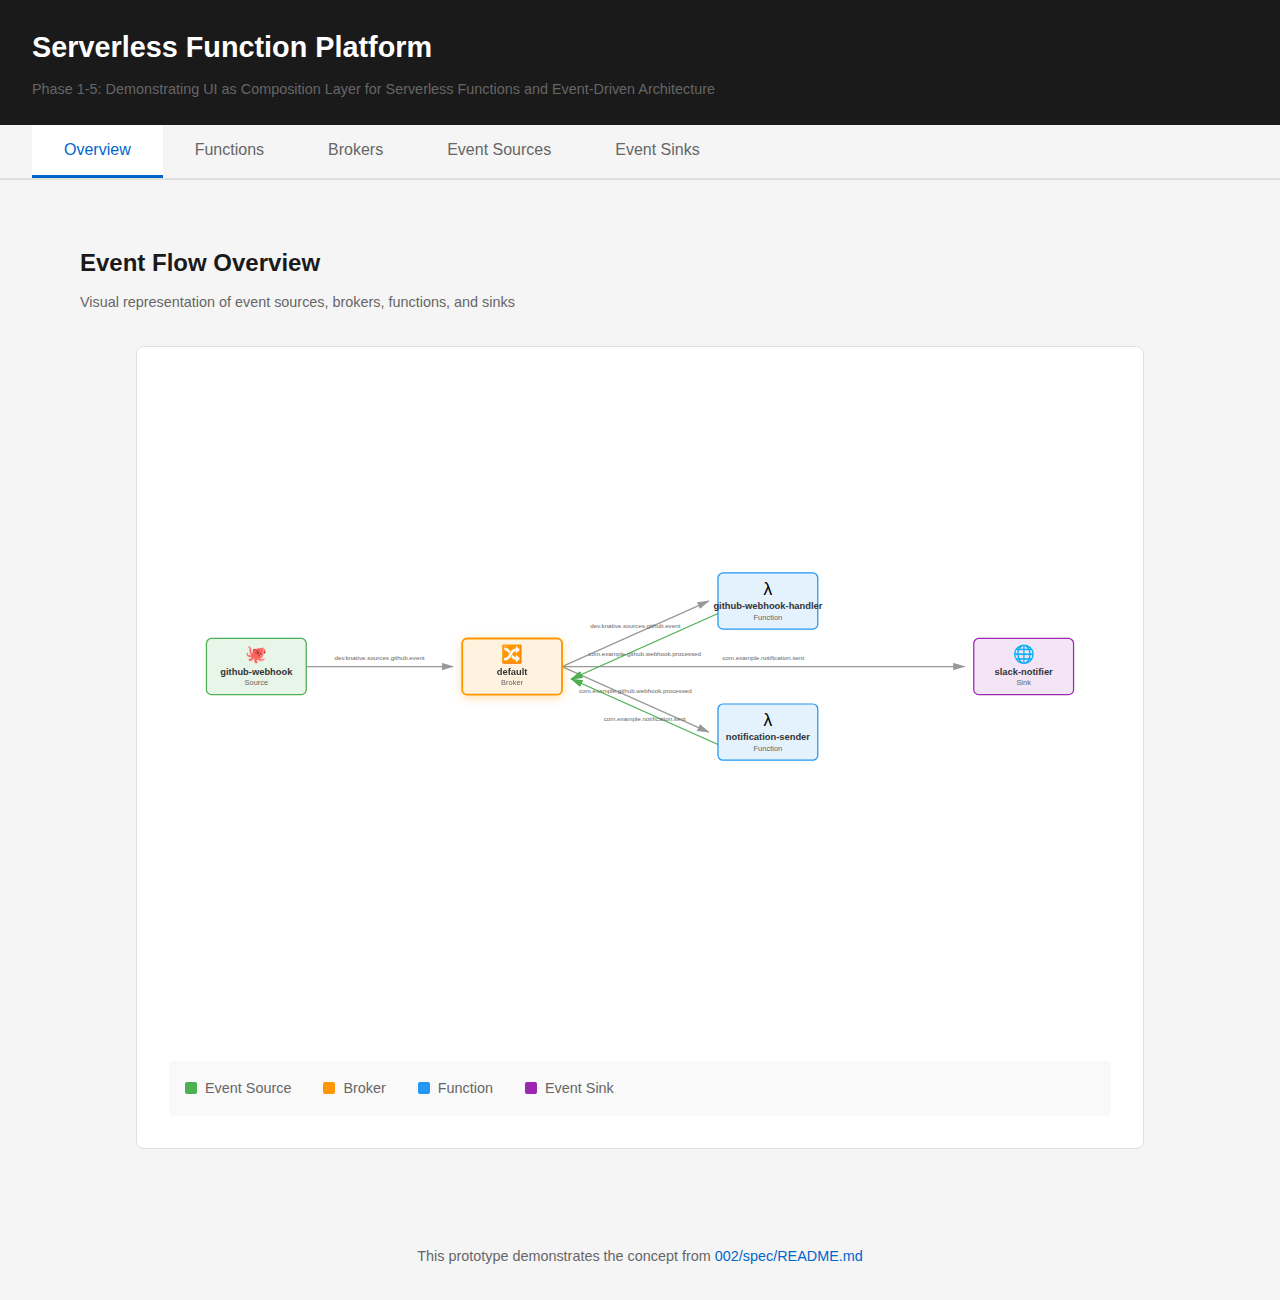
<file: 006/prototype/index.html>
<!DOCTYPE html>
<html lang="en">
<head>
    <meta charset="UTF-8">
    <meta name="viewport" content="width=device-width, initial-scale=1.0">
    <title>Function Composition UI - Phase 1: Scaling & Runtime</title>
    <link rel="stylesheet" href="styles.css">
</head>
<body>
    <header>
        <h1>Serverless Function Platform</h1>
        <p class="subtitle">Phase 1-5: Demonstrating UI as Composition Layer for Serverless Functions and Event-Driven Architecture</p>
    </header>

    <!-- Navigation Tabs -->
    <nav class="main-nav">
        <button class="nav-tab active" data-view="overview">Overview</button>
        <button class="nav-tab" data-view="functions">Functions</button>
        <button class="nav-tab" data-view="brokers">Brokers</button>
        <button class="nav-tab" data-view="eventSources">Event Sources</button>
        <button class="nav-tab" data-view="eventSinks">Event Sinks</button>
    </nav>

    <!-- Overview/Network Graph View -->
    <div id="overviewView" class="container">
        <section class="overview-panel">
            <div class="overview-header">
                <h2>Event Flow Overview</h2>
                <p class="subtitle">Visual representation of event sources, brokers, functions, and sinks</p>
            </div>
            <div id="networkGraph" class="network-graph-container">
                <!-- Network graph will be rendered here -->
            </div>
        </section>
    </div>

    <!-- Function List View -->
    <div id="listView" class="container">
        <section class="list-panel">
            <div class="list-header">
                <h2 id="functionsTitle">Functions (<span id="functionCount">0</span>)</h2>
                <div class="list-header-actions">
                    <button id="createNewBtn" class="btn-primary">Create function</button>
                </div>
            </div>

            <div class="list-controls">
                <input type="text" id="searchInput" class="search-input" placeholder="Search by name or namespace">
            </div>

            <div class="table-container">
                <table class="functions-table">
                    <thead>
                        <tr>
                            <th class="checkbox-column">
                                <input type="checkbox" id="selectAll">
                            </th>
                            <th class="sortable" data-sort="name">
                                Function name
                                <span class="sort-icon">▼</span>
                            </th>
                            <th class="sortable" data-sort="namespace">
                                Namespace
                                <span class="sort-icon">▼</span>
                            </th>
                            <th class="sortable" data-sort="scaling">
                                Scaling
                                <span class="sort-icon">▼</span>
                            </th>
                            <th class="sortable" data-sort="networking">
                                Networking
                                <span class="sort-icon">▼</span>
                            </th>
                            <th class="sortable" data-sort="image">
                                Image
                                <span class="sort-icon">▼</span>
                            </th>
                            <th class="actions-column">Actions</th>
                        </tr>
                    </thead>
                    <tbody id="functionsTableBody">
                        <!-- Function rows will be inserted here -->
                    </tbody>
                </table>
                <div id="emptyTableState" class="empty-table-state" style="display: none;">
                    <p>No functions found. Click "Create function" to get started.</p>
                </div>
            </div>
        </section>
    </div>

    <!-- Function Form View -->
    <div id="formView" class="container" style="display: none;">
        <section class="form-panel">
            <div class="form-header">
                <h2 id="formTitle">Create Function</h2>
                <button type="button" id="backToListBtn" class="btn-secondary">← Back to List</button>
            </div>
            <p class="panel-description">Define your function with simple, high-level configuration</p>

            <form id="functionForm">
                <fieldset>
                    <legend>Function Details</legend>

                    <div class="form-group">
                        <label for="functionName">Function Name</label>
                        <input type="text" id="functionName" name="functionName"
                               placeholder="my-function" value="my-function" required>
                    </div>

                    <div class="form-group">
                        <label for="namespace">Namespace</label>
                        <input type="text" id="namespace" name="namespace"
                               placeholder="default" value="default" required>
                    </div>

                    <div class="form-group">
                        <label for="containerPort">Container Port</label>
                        <input type="number" id="containerPort" name="containerPort"
                               placeholder="8080" value="8080" min="1" max="65535" required>
                    </div>
                </fieldset>

                <fieldset>
                    <legend>Build Configuration</legend>

                    <div class="scaling-method-label">
                        <label>Build Method</label>
                        <small class="helper-text">Choose how to build your function container image</small>
                    </div>

                    <!-- No Build panel (default - user provides image) -->
                    <div id="noBuildPanel" class="metric-panel active">
                        <label class="panel-header">
                            <input type="radio" name="buildMethod" value="none" checked>
                            <span class="panel-icon">▼</span>
                            <span class="panel-title">No Build (Use Existing Image)</span>
                        </label>
                        <div class="panel-body">
                            <div class="form-group">
                                <label for="containerImage">Container Image</label>
                                <input type="text" id="containerImage" name="containerImage"
                                       placeholder="registry.example.com/functions/my-function:latest"
                                       value="registry.example.com/functions/my-function:latest">
                                <small class="helper-text">Pre-built container image to deploy</small>
                            </div>
                        </div>
                    </div>

                    <!-- Shipwright Build panel -->
                    <div id="shipwrightBuildPanel" class="metric-panel">
                        <label class="panel-header">
                            <input type="radio" name="buildMethod" value="shipwright">
                            <span class="panel-icon">▶</span>
                            <span class="panel-title">Shipwright Build</span>
                        </label>
                        <div class="panel-body">
                            <div class="form-group">
                                <label for="shipwrightGitURL">Git URL</label>
                                <input type="text" id="shipwrightGitURL" name="shipwrightGitURL"
                                       placeholder="https://github.com/example/my-function" value="https://github.com/example/my-function">
                                <small class="helper-text">Git repository containing your function source code</small>
                            </div>

                            <div class="form-group">
                                <label for="shipwrightGitRevision">Git Revision</label>
                                <input type="text" id="shipwrightGitRevision" name="shipwrightGitRevision"
                                       placeholder="main" value="main">
                                <small class="helper-text">Branch, tag, or commit SHA to build from</small>
                            </div>

                            <div class="form-group">
                                <label for="shipwrightStrategy">Build Strategy</label>
                                <select id="shipwrightStrategy" name="shipwrightStrategy">
                                    <option value="nodejs">Node.js</option>
                                    <option value="python">Python</option>
                                    <option value="go">Go</option>
                                    <option value="java">Java</option>
                                    <option value="ruby">Ruby</option>
                                    <option value="php">PHP</option>
                                    <option value="dotnet">dotNET</option>
                                </select>
                                <small class="helper-text">BuildStrategy to use for building the image</small>
                            </div>

                            <div class="form-group">
                                <label for="shipwrightOutputImage">Output Image</label>
                                <input type="text" id="shipwrightOutputImage" name="shipwrightOutputImage"
                                       placeholder="registry.example.com/functions/my-function:latest" value="registry.example.com/functions/my-function:latest">
                                <small class="helper-text">Container registry location where the built image will be pushed</small>
                            </div>
                        </div>
                    </div>

                    <!-- OpenShift S2I BuildConfig panel -->
                    <div id="s2iBuildPanel" class="metric-panel">
                        <label class="panel-header">
                            <input type="radio" name="buildMethod" value="s2i">
                            <span class="panel-icon">▶</span>
                            <span class="panel-title">OpenShift S2I (Source-to-Image)</span>
                        </label>
                        <div class="panel-body">
                            <div class="form-group">
                                <label for="s2iGitURL">Git URL</label>
                                <input type="text" id="s2iGitURL" name="s2iGitURL"
                                       placeholder="https://github.com/example/my-function" value="https://github.com/example/my-function">
                                <small class="helper-text">Git repository containing your function source code</small>
                            </div>

                            <div class="form-group">
                                <label for="s2iGitRevision">Git Revision</label>
                                <input type="text" id="s2iGitRevision" name="s2iGitRevision"
                                       placeholder="main" value="main">
                                <small class="helper-text">Branch, tag, or commit SHA to build from</small>
                            </div>

                            <div class="form-group">
                                <label for="s2iBuilderImage">Builder Image</label>
                                <select id="s2iBuilderImage" name="s2iBuilderImage">
                                    <option value="nodejs:16-ubi8">Node.js 16</option>
                                    <option value="nodejs:18-ubi8">Node.js 18</option>
                                    <option value="python:3.9-ubi8">Python 3.9</option>
                                    <option value="python:3.11-ubi8">Python 3.11</option>
                                    <option value="golang:1.20-ubi8">Go 1.20</option>
                                    <option value="java:11">Java 11</option>
                                    <option value="java:17">Java 17</option>
                                    <option value="ruby:3.0-ubi8">Ruby 3.0</option>
                                </select>
                                <small class="helper-text">S2I builder image for your runtime</small>
                            </div>

                            <div class="form-group">
                                <label for="s2iOutputImageStream">Output ImageStream Tag</label>
                                <input type="text" id="s2iOutputImageStream" name="s2iOutputImageStream"
                                       placeholder="my-function:latest" value="">
                                <small class="helper-text">ImageStreamTag where the built image will be pushed (defaults to function-name:latest)</small>
                            </div>
                        </div>
                    </div>
                </fieldset>

                <fieldset>
                    <legend>Scaling Configuration</legend>

                    <!-- Shared replica settings -->
                    <div class="shared-settings">
                        <div class="form-group">
                            <label for="minReplicaCount">Min Replica Count</label>
                            <input type="number" id="minReplicaCount" name="minReplicaCount"
                                   placeholder="0" value="0" min="0">
                            <small class="helper-text">Minimum number of replicas (0 = scale to zero)</small>
                        </div>

                        <div class="form-group">
                            <label for="maxReplicaCount">Max Replica Count</label>
                            <input type="number" id="maxReplicaCount" name="maxReplicaCount"
                                   placeholder="10" value="10" min="1">
                            <small class="helper-text">Maximum number of replicas</small>
                        </div>
                    </div>

                    <div class="scaling-method-label">
                        <label>Scaling Method</label>
                        <small class="helper-text">Choose how to trigger scaling decisions</small>
                    </div>

                    <!-- Concurrency panel -->
                    <div id="concurrencyPanel" class="metric-panel active">
                        <label class="panel-header">
                            <input type="radio" name="scalingMetric" value="concurrency" checked>
                            <span class="panel-icon">▼</span>
                            <span class="panel-title">HTTP Concurrency</span>
                        </label>
                        <div class="panel-body">
                            <div class="form-group">
                                <label for="concurrencyTargetValue">Target Concurrent Requests</label>
                                <input type="number" id="concurrencyTargetValue" name="concurrencyTargetValue"
                                       placeholder="100" value="100" min="1">
                                <small class="helper-text">Target number of concurrent requests per instance</small>
                            </div>
                        </div>
                    </div>

                    <!-- Request Rate panel -->
                    <div id="requestRatePanel" class="metric-panel">
                        <label class="panel-header">
                            <input type="radio" name="scalingMetric" value="requestRate">
                            <span class="panel-icon">▶</span>
                            <span class="panel-title">HTTP Request Rate</span>
                        </label>
                        <div class="panel-body">
                            <div class="form-group">
                                <label for="requestRateTargetValue">Target Request Rate</label>
                                <input type="number" id="requestRateTargetValue" name="requestRateTargetValue"
                                       placeholder="100" value="100" min="1">
                                <small class="helper-text">Target requests per second</small>
                            </div>

                            <div class="form-group">
                                <label for="requestRateWindow">Aggregation Window</label>
                                <input type="text" id="requestRateWindow" name="requestRateWindow"
                                       placeholder="1m" value="1m">
                                <small class="helper-text">Time window for aggregating metrics (e.g., "1m", "30s")</small>
                            </div>

                            <div class="form-group">
                                <label for="requestRateGranularity">Metric Granularity</label>
                                <input type="text" id="requestRateGranularity" name="requestRateGranularity"
                                       placeholder="1s" value="1s">
                                <small class="helper-text">Granularity for metric calculation (e.g., "1s", "500ms")</small>
                            </div>
                        </div>
                    </div>

                    <!-- ScaledObject panel -->
                    <div id="scaledObjectPanel" class="metric-panel">
                        <label class="panel-header">
                            <input type="radio" name="scalingMetric" value="scaledObject">
                            <span class="panel-icon">▶</span>
                            <span class="panel-title">KEDA Triggers</span>
                        </label>
                        <div class="panel-body">
                            <div class="form-group">
                                <label for="triggerType">Trigger Type</label>
                                <select id="triggerType" name="triggerType">
                                    <option value="cpu">CPU</option>
                                    <option value="memory">Memory</option>
                                    <option value="prometheus">Prometheus</option>
                                    <option value="kafka">Kafka</option>
                                    <option value="rabbitmq">RabbitMQ</option>
                                    <option value="redis">Redis</option>
                                    <option value="cron">Cron</option>
                                    <option value="custom">Custom (define your own)</option>
                                </select>
                                <small class="helper-text">Choose a template or define a custom trigger</small>
                            </div>

                            <!-- CPU trigger fields -->
                            <div id="cpuTriggerFields" class="trigger-fields">
                                <div class="form-group">
                                    <label for="cpuUtilization">CPU Utilization (%)</label>
                                    <input type="number" id="cpuUtilization" name="cpuUtilization"
                                           placeholder="80" value="80" min="1" max="100">
                                    <small class="helper-text">Target CPU utilization percentage</small>
                                </div>
                            </div>

                            <!-- Memory trigger fields -->
                            <div id="memoryTriggerFields" class="trigger-fields" style="display: none;">
                                <div class="form-group">
                                    <label for="memoryUtilization">Memory Utilization (%)</label>
                                    <input type="number" id="memoryUtilization" name="memoryUtilization"
                                           placeholder="80" value="80" min="1" max="100">
                                    <small class="helper-text">Target memory utilization percentage</small>
                                </div>
                            </div>

                            <!-- Prometheus trigger fields -->
                            <div id="prometheusTriggerFields" class="trigger-fields" style="display: none;">
                                <div class="form-group">
                                    <label for="prometheusServerAddress">Prometheus Server Address</label>
                                    <input type="text" id="prometheusServerAddress" name="prometheusServerAddress"
                                           placeholder="http://prometheus:9090" value="http://prometheus:9090">
                                    <small class="helper-text">Prometheus server URL</small>
                                </div>

                                <div class="form-group">
                                    <label for="prometheusQuery">Prometheus Query</label>
                                    <input type="text" id="prometheusQuery" name="prometheusQuery"
                                           placeholder="http_requests_total" value="http_requests_total">
                                    <small class="helper-text">PromQL query for the metric</small>
                                </div>

                                <div class="form-group">
                                    <label for="prometheusThreshold">Threshold</label>
                                    <input type="number" id="prometheusThreshold" name="prometheusThreshold"
                                           placeholder="100" value="100" min="1">
                                    <small class="helper-text">Scale when metric exceeds this value</small>
                                </div>
                            </div>

                            <!-- Cron trigger fields -->
                            <div id="cronTriggerFields" class="trigger-fields" style="display: none;">
                                <div class="form-group">
                                    <label for="cronTimezone">Timezone</label>
                                    <input type="text" id="cronTimezone" name="cronTimezone"
                                           placeholder="UTC" value="UTC">
                                    <small class="helper-text">Timezone for cron schedule (e.g., "UTC", "America/New_York")</small>
                                </div>

                                <div class="form-group">
                                    <label for="cronStart">Start Schedule</label>
                                    <input type="text" id="cronStart" name="cronStart"
                                           placeholder="0 8 * * *" value="0 8 * * *">
                                    <small class="helper-text">Cron expression for scaling up (e.g., "0 8 * * *" = 8 AM daily)</small>
                                </div>

                                <div class="form-group">
                                    <label for="cronEnd">End Schedule</label>
                                    <input type="text" id="cronEnd" name="cronEnd"
                                           placeholder="0 18 * * *" value="0 18 * * *">
                                    <small class="helper-text">Cron expression for scaling down (e.g., "0 18 * * *" = 6 PM daily)</small>
                                </div>

                                <div class="form-group">
                                    <label for="cronDesiredReplicas">Desired Replicas (during active period)</label>
                                    <input type="number" id="cronDesiredReplicas" name="cronDesiredReplicas"
                                           placeholder="5" value="5" min="1">
                                    <small class="helper-text">Number of replicas during active period</small>
                                </div>
                            </div>

                            <!-- Kafka trigger fields -->
                            <div id="kafkaTriggerFields" class="trigger-fields" style="display: none;">
                                <div class="form-group">
                                    <label for="kafkaBootstrapServers">Bootstrap Servers</label>
                                    <input type="text" id="kafkaBootstrapServers" name="kafkaBootstrapServers"
                                           placeholder="kafka:9092" value="kafka:9092">
                                    <small class="helper-text">Kafka bootstrap servers (comma-separated)</small>
                                </div>

                                <div class="form-group">
                                    <label for="kafkaTopic">Topic</label>
                                    <input type="text" id="kafkaTopic" name="kafkaTopic"
                                           placeholder="my-topic" value="my-topic">
                                    <small class="helper-text">Kafka topic name</small>
                                </div>

                                <div class="form-group">
                                    <label for="kafkaConsumerGroup">Consumer Group</label>
                                    <input type="text" id="kafkaConsumerGroup" name="kafkaConsumerGroup"
                                           placeholder="my-consumer-group" value="my-consumer-group">
                                    <small class="helper-text">Kafka consumer group ID</small>
                                </div>

                                <div class="form-group">
                                    <label for="kafkaLagThreshold">Lag Threshold</label>
                                    <input type="number" id="kafkaLagThreshold" name="kafkaLagThreshold"
                                           placeholder="10" value="10" min="1">
                                    <small class="helper-text">Scale when consumer lag exceeds this value</small>
                                </div>
                            </div>

                            <!-- RabbitMQ trigger fields -->
                            <div id="rabbitmqTriggerFields" class="trigger-fields" style="display: none;">
                                <div class="form-group">
                                    <label for="rabbitmqHost">Host URI</label>
                                    <input type="text" id="rabbitmqHost" name="rabbitmqHost"
                                           placeholder="amqp://guest:guest@rabbitmq:5672/" value="amqp://guest:guest@rabbitmq:5672/">
                                    <small class="helper-text">RabbitMQ connection URI</small>
                                </div>

                                <div class="form-group">
                                    <label for="rabbitmqQueueName">Queue Name</label>
                                    <input type="text" id="rabbitmqQueueName" name="rabbitmqQueueName"
                                           placeholder="my-queue" value="my-queue">
                                    <small class="helper-text">RabbitMQ queue name</small>
                                </div>

                                <div class="form-group">
                                    <label for="rabbitmqQueueLength">Queue Length Threshold</label>
                                    <input type="number" id="rabbitmqQueueLength" name="rabbitmqQueueLength"
                                           placeholder="20" value="20" min="1">
                                    <small class="helper-text">Scale when queue length exceeds this value</small>
                                </div>
                            </div>

                            <!-- Redis trigger fields -->
                            <div id="redisTriggerFields" class="trigger-fields" style="display: none;">
                                <div class="form-group">
                                    <label for="redisAddress">Redis Address</label>
                                    <input type="text" id="redisAddress" name="redisAddress"
                                           placeholder="redis:6379" value="redis:6379">
                                    <small class="helper-text">Redis server address</small>
                                </div>

                                <div class="form-group">
                                    <label for="redisListName">List Name</label>
                                    <input type="text" id="redisListName" name="redisListName"
                                           placeholder="my-list" value="my-list">
                                    <small class="helper-text">Redis list name</small>
                                </div>

                                <div class="form-group">
                                    <label for="redisListLength">List Length Threshold</label>
                                    <input type="number" id="redisListLength" name="redisListLength"
                                           placeholder="5" value="5" min="1">
                                    <small class="helper-text">Scale when list length exceeds this value</small>
                                </div>
                            </div>

                            <!-- Custom trigger fields -->
                            <div id="customTriggerFields" class="trigger-fields" style="display: none;">
                                <div class="form-group">
                                    <label for="customTriggerType">Custom Trigger Type</label>
                                    <input type="text" id="customTriggerType" name="customTriggerType"
                                           placeholder="aws-sqs-queue" value="">
                                    <small class="helper-text">KEDA scaler type (e.g., "aws-sqs-queue", "azure-queue", "gcp-pubsub")</small>
                                </div>

                                <div class="form-group">
                                    <label for="customTriggerMetadata">Trigger Metadata (YAML)</label>
                                    <textarea id="customTriggerMetadata" name="customTriggerMetadata" rows="8" placeholder="queueURL: https://sqs.us-east-1.amazonaws.com/123456/my-queue
queueLength: &quot;10&quot;
awsRegion: us-east-1"></textarea>
                                    <small class="helper-text">
                                        Write the metadata fields in YAML format (key: value pairs).
                                        All values are strings. See <a href="https://keda.sh/docs/2.18/scalers/" target="_blank">KEDA scalers</a> for required fields.
                                    </small>
                                </div>
                            </div>
                        </div>
                    </div>
                </fieldset>

                <fieldset>
                    <legend>Networking Configuration</legend>

                    <div class="scaling-method-label">
                        <label>Networking Method</label>
                        <small class="helper-text">Choose how to expose your function externally</small>
                    </div>

                    <!-- No External Access panel -->
                    <div id="noAccessPanel" class="metric-panel active">
                        <label class="panel-header">
                            <input type="radio" name="networkingMethod" value="none" checked>
                            <span class="panel-icon">▼</span>
                            <span class="panel-title">No External Access</span>
                        </label>
                        <div class="panel-body">
                            <p class="helper-text">Function is only accessible within the cluster via the Service.</p>
                        </div>
                    </div>

                    <!-- Gateway API panel -->
                    <div id="gatewayAPIPanel" class="metric-panel">
                        <label class="panel-header">
                            <input type="radio" name="networkingMethod" value="gateway">
                            <span class="panel-icon">▶</span>
                            <span class="panel-title">Gateway API (HTTPRoute)</span>
                        </label>
                        <div class="panel-body">
                            <div class="form-group">
                                <label for="gatewayName">Gateway Name</label>
                                <input type="text" id="gatewayName" name="gatewayName"
                                       placeholder="default-gateway" value="default-gateway">
                                <small class="helper-text">Name of the Gateway to attach to</small>
                            </div>

                            <div class="form-group">
                                <label for="gatewayHostname">Hostname (optional)</label>
                                <input type="text" id="gatewayHostname" name="gatewayHostname"
                                       placeholder="my-function.example.com" value="">
                                <small class="helper-text">Optional: custom hostname for the route (leave empty for wildcard)</small>
                            </div>

                            <div class="form-group">
                                <label for="gatewayPath">Path</label>
                                <input type="text" id="gatewayPath" name="gatewayPath"
                                       placeholder="/" value="/">
                                <small class="helper-text">URL path prefix (e.g., '/', '/api/v1')</small>
                            </div>
                        </div>
                    </div>

                    <!-- Ingress panel -->
                    <div id="ingressPanel" class="metric-panel">
                        <label class="panel-header">
                            <input type="radio" name="networkingMethod" value="ingress">
                            <span class="panel-icon">▶</span>
                            <span class="panel-title">Ingress</span>
                        </label>
                        <div class="panel-body">
                            <div class="form-group">
                                <label for="ingressClass">Ingress Class (optional)</label>
                                <input type="text" id="ingressClass" name="ingressClass"
                                       placeholder="nginx" value="">
                                <small class="helper-text">Optional: specify ingress controller class</small>
                            </div>

                            <div class="form-group">
                                <label for="ingressHostname">Hostname</label>
                                <input type="text" id="ingressHostname" name="ingressHostname"
                                       placeholder="my-function.example.com" value="my-function.example.com">
                                <small class="helper-text">Hostname for the ingress rule</small>
                            </div>

                            <div class="form-group">
                                <label for="ingressPath">Path</label>
                                <input type="text" id="ingressPath" name="ingressPath"
                                       placeholder="/" value="/">
                                <small class="helper-text">URL path (e.g., '/', '/api')</small>
                            </div>

                            <div class="form-group">
                                <label>
                                    <input type="checkbox" id="ingressTLSEnabled" name="ingressTLSEnabled">
                                    Enable TLS
                                </label>
                            </div>

                            <div id="ingressTLSFields" style="display: none;">
                                <div class="form-group">
                                    <label for="ingressTLSSecretName">TLS Secret Name</label>
                                    <input type="text" id="ingressTLSSecretName" name="ingressTLSSecretName"
                                           placeholder="my-function-tls" value="my-function-tls">
                                    <small class="helper-text">Name of the TLS secret containing cert and key</small>
                                </div>
                            </div>
                        </div>
                    </div>

                    <!-- OpenShift Route panel -->
                    <div id="routePanel" class="metric-panel">
                        <label class="panel-header">
                            <input type="radio" name="networkingMethod" value="route">
                            <span class="panel-icon">▶</span>
                            <span class="panel-title">OpenShift Route</span>
                        </label>
                        <div class="panel-body">
                            <div class="form-group">
                                <label for="routeHostname">Hostname (optional)</label>
                                <input type="text" id="routeHostname" name="routeHostname"
                                       placeholder="" value="">
                                <small class="helper-text">Optional: custom hostname (leave empty for auto-generated)</small>
                            </div>

                            <div class="form-group">
                                <label for="routePath">Path</label>
                                <input type="text" id="routePath" name="routePath"
                                       placeholder="/" value="/">
                                <small class="helper-text">URL path prefix</small>
                            </div>

                            <div class="form-group">
                                <label for="routeTLSTermination">TLS Termination</label>
                                <select id="routeTLSTermination" name="routeTLSTermination">
                                    <option value="none">None</option>
                                    <option value="edge" selected>Edge</option>
                                    <option value="passthrough">Passthrough</option>
                                    <option value="reencrypt">Re-encrypt</option>
                                </select>
                                <small class="helper-text">TLS termination type</small>
                            </div>
                        </div>
                    </div>
                </fieldset>

                <div class="form-actions">
                    <button type="button" id="createFunctionDirectBtn" class="btn-primary">Create Function</button>
                </div>
            </form>

            <!-- Resources Preview -->
            <div class="resources-preview" style="margin-top: 2rem;">
                <h2>Composed Resources</h2>
                <p class="panel-description">Live preview of Kubernetes resources that the UI backend would create. In production (e.g., OpenShift Console), the UI backend creates all these resources directly via the Kubernetes API.</p>

                <!-- User View Section -->
                <div id="userView" class="user-view" style="display: none;">
                    <h3>What User Thinks</h3>
                    <div class="user-message">
                        <p id="userMessage"></p>
                    </div>
                </div>

                <!-- Platform View Section -->
                <div id="platformView" class="platform-view" style="display: none;">
                    <h3>What UI Creates</h3>
                    <p id="platformDescription" class="platform-description">
                        The UI composed <strong id="resourceCount">3</strong> Kubernetes resources from your simple form input.
                        You never had to understand Deployment, Service, or KEDA scaling APIs.
                    </p>

                    <div id="resourceCards" class="resource-cards">
                        <!-- Resource cards will be inserted here by JavaScript -->
                    </div>
                </div>
            </div>
        </section>
    </div>

    <!-- Function Detail View (Read-Only) -->
    <div id="detailView" class="container" style="display: none;">
        <section class="detail-panel">
            <div class="detail-header">
                <div>
                    <button type="button" id="backToListFromDetailBtn" class="btn-secondary">← Back to List</button>
                    <h2 id="detailFunctionName"></h2>
                </div>
                <div class="detail-actions">
                    <button type="button" id="editFunctionBtn" class="btn-secondary">Edit Function</button>
                    <button type="button" id="manageSubscriptionsBtn" class="btn-primary">Manage Event Subscriptions</button>
                </div>
            </div>

            <div id="functionOverview" class="function-overview">
                <h3>Function Overview</h3>

                <!-- Interactive SVG diagram -->
                <div id="functionDetailGraphContainer" class="detail-graph-container">
                    <!-- SVG will be injected here by renderFunctionDetailGraph() -->
                </div>

                <!-- Function metadata below graph -->
                <div class="function-metadata">
                    <h4 id="diagramFunctionName" style="margin-top: 20px;"></h4>
                    <div class="function-meta-grid" style="display: grid; grid-template-columns: 1fr 1fr; gap: 10px; margin-top: 10px;">
                        <div class="meta-item">
                            <span class="meta-label">Namespace:</span>
                            <span id="detailNamespace"></span>
                        </div>
                        <div class="meta-item">
                            <span class="meta-label">Scaling:</span>
                            <span id="detailScaling"></span>
                        </div>
                        <div class="meta-item">
                            <span class="meta-label">Image:</span>
                            <code id="detailImage"></code>
                        </div>
                        <div class="meta-item">
                            <span class="meta-label">Networking:</span>
                            <span id="detailNetworking"></span>
                        </div>
                    </div>
                </div>
            </div>

            <!-- Event Subscriptions Summary -->
            <div class="event-subscriptions-summary">
                <h3>Event Subscriptions</h3>
                <div class="subscriptions-summary">
                    <p id="subscriptionsSummaryText"></p>
                </div>
            </div>

            <div class="detail-resources-section">
                <h3>Composed Resources</h3>

                <!-- Platform View Section -->
                <div id="detailPlatformView" class="platform-view">
                    <p id="detailPlatformDescription" class="platform-description">
                        The UI composed <strong id="detailResourceCount">0</strong> Kubernetes resources from your function configuration.
                    </p>

                    <div id="detailResourceCards" class="resource-cards">
                        <!-- Resource cards will be inserted here by JavaScript -->
                    </div>
                </div>
            </div>
        </section>
    </div>

    <!-- Event Subscriptions Management View -->
    <div id="subscriptionsView" class="container" style="display: none;">
        <section class="detail-panel">
            <div class="detail-header">
                <div>
                    <button type="button" id="backToDetailFromSubscriptionsBtn" class="btn-secondary">← Back to Function</button>
                    <h2>Manage Event Subscriptions</h2>
                    <p class="subtitle" id="subscriptionsViewFunctionName"></p>
                </div>
            </div>

            <div id="eventSubscriptionsSection" class="event-subscriptions-section">
                <h3>Current Subscriptions</h3>

                <div id="subscriptionsList" class="subscriptions-list">
                    <div id="emptySubscriptions" class="empty-subscriptions">
                        <p>No event subscriptions configured. Add one below.</p>
                    </div>
                </div>

                <div class="add-subscription-section">
                    <h3>Add Event Subscription</h3>
                    <form id="subscriptionForm" class="subscription-form-inline">
                        <div class="form-group">
                            <label for="subscriptionBroker">Broker Name</label>
                            <select id="subscriptionBroker" name="subscriptionBroker" required>
                                <option value="">Select a broker...</option>
                                <!-- Will be populated dynamically from brokers list -->
                            </select>
                            <small class="helper-text">Knative Broker to subscribe to</small>
                        </div>

                        <div class="form-group">
                            <label for="subscriptionEventType">Event Type</label>
                            <select id="subscriptionEventType" name="subscriptionEventType" required disabled>
                                <option value="">Select a broker first...</option>
                            </select>
                            <small class="helper-text">CloudEvent types available from the selected broker's event sources</small>
                        </div>

                        <div id="customEventTypeField" class="form-group" style="display: none;">
                            <label for="customEventType">Custom Event Type</label>
                            <input type="text" id="customEventType" name="customEventType"
                                   placeholder="com.myapp.myevent">
                            <small class="helper-text">Enter your custom CloudEvent type</small>
                        </div>

                        <div class="form-actions">
                            <button type="submit" id="saveSubscriptionBtn" class="btn-primary">Add Subscription</button>
                        </div>
                    </form>
                </div>
            </div>
        </section>
    </div>

    <!-- Event Sink Management View -->
    <div id="destinationsView" class="container" style="display: none;">
        <section class="detail-panel">
            <div class="detail-header">
                <div>
                    <button type="button" id="backToDetailFromDestinationsBtn" class="btn-secondary">← Back to Function</button>
                    <h2>Manage Event Sink</h2>
                    <p class="subtitle" id="destinationsViewFunctionName"></p>
                </div>
            </div>

            <div id="destinationSection" class="event-subscriptions-section">
                <h3>Current Event Sink Configuration</h3>
                <p class="helper-text">The Function controller creates a SinkBinding to inject K_SINK into your function's environment. Your function can actively send CloudEvents to K_SINK (not a reply - direct sending).</p>

                <div id="destinationDisplay" class="subscriptions-list">
                    <div id="emptyDestination" class="empty-subscriptions">
                        <p>No destination configured. Add one below.</p>
                    </div>
                </div>

                <div class="add-subscription-section">
                    <h3>Configure Event Sink</h3>
                    <form id="destinationForm" class="subscription-form-inline">
                        <div class="form-group">
                            <label for="destinationMethod">Sink Type</label>
                            <select id="destinationMethod" name="destinationMethod" required>
                                <option value="broker">Broker</option>
                                <option value="sink">Event Sink (HTTP/Kafka/etc.)</option>
                                <option value="function">Function (chaining)</option>
                            </select>
                            <small class="helper-text">SinkBinding injects K_SINK into function - function actively sends events (not replies)</small>
                        </div>

                        <!-- Broker Destination Fields -->
                        <div id="brokerDestinationFields">
                            <div class="form-group">
                                <label for="destinationBroker">Broker Name</label>
                                <select id="destinationBroker" name="destinationBroker">
                                    <option value="">Select a broker...</option>
                                    <!-- Will be populated dynamically from brokers list -->
                                </select>
                                <small class="helper-text">Knative Broker where output CloudEvents will be sent</small>
                            </div>
                        </div>

                        <!-- Sink Destination Fields -->
                        <div id="sinkDestinationFields" style="display: none;">
                            <div class="form-group">
                                <label for="destinationSink">Event Sink Name</label>
                                <select id="destinationSink" name="destinationSink">
                                    <option value="">Select a sink...</option>
                                    <!-- Will be populated dynamically with referenced sinks -->
                                </select>
                                <small class="helper-text">Event Sink where output CloudEvents will be sent</small>
                            </div>
                        </div>

                        <!-- Function Destination Fields -->
                        <div id="functionDestinationFields" style="display: none;">
                            <div class="form-group">
                                <label for="destinationFunction">Function Name</label>
                                <select id="destinationFunction" name="destinationFunction">
                                    <option value="">Select a function...</option>
                                    <!-- Will be populated dynamically with other functions -->
                                </select>
                                <small class="helper-text">Function where output CloudEvents will be sent</small>
                            </div>
                        </div>

                        <div class="form-actions">
                            <button type="submit" id="saveDestinationBtn" class="btn-primary">Configure Sink</button>
                        </div>
                    </form>
                </div>
            </div>
        </section>
    </div>

    <!-- Broker Detail View -->
    <div id="brokerDetailView" class="container" style="display: none;">
        <section class="detail-panel">
            <div class="detail-header">
                <div>
                    <button type="button" id="backToBrokersListFromDetailBtn" class="btn-secondary">← Back to List</button>
                    <h2 id="detailBrokerName"></h2>
                </div>
                <div class="detail-actions">
                    <button type="button" id="editBrokerFromDetailBtn" class="btn-secondary">Edit Broker</button>
                </div>
            </div>

            <div class="function-overview">
                <h3>Broker Overview</h3>

                <!-- Interactive SVG diagram -->
                <div id="brokerDetailGraphContainer" class="detail-graph-container">
                    <!-- SVG will be injected here by renderBrokerDetailGraph() -->
                </div>

                <!-- Broker metadata below graph -->
                <div class="function-metadata">
                    <h4 id="diagramBrokerName" style="margin-top: 20px;"></h4>
                    <div class="function-meta-grid" style="display: grid; grid-template-columns: 1fr 1fr; gap: 10px; margin-top: 10px;">
                        <div class="meta-item">
                            <span class="meta-label">Namespace:</span>
                            <span id="detailBrokerNamespace"></span>
                        </div>
                        <div class="meta-item">
                            <span class="meta-label">Retry:</span>
                            <span id="detailBrokerRetry"></span>
                        </div>
                        <div class="meta-item">
                            <span class="meta-label">Backoff Policy:</span>
                            <span id="detailBrokerBackoffPolicy"></span>
                        </div>
                        <div class="meta-item">
                            <span class="meta-label">Event Types:</span>
                            <span id="detailBrokerEventTypes"></span>
                        </div>
                    </div>
                </div>
            </div>

            <div class="detail-resources-section">
                <h3>Composed Resources</h3>

                <div id="brokerDetailPlatformView" class="platform-view">
                    <p id="brokerDetailPlatformDescription" class="platform-description">
                        The UI composed <strong id="brokerDetailResourceCount">1</strong> Kubernetes resource from your broker configuration.
                    </p>

                    <div id="brokerDetailResourceCards" class="resource-cards">
                        <!-- Resource cards will be inserted here by JavaScript -->
                    </div>
                </div>
            </div>
        </section>
    </div>

    <!-- Event Source Detail View -->
    <div id="eventSourceDetailView" class="container" style="display: none;">
        <section class="detail-panel">
            <div class="detail-header">
                <div>
                    <button type="button" id="backToEventSourcesListFromDetailBtn" class="btn-secondary">← Back to List</button>
                    <h2 id="detailEventSourceName"></h2>
                </div>
                <div class="detail-actions">
                    <button type="button" id="editEventSourceFromDetailBtn" class="btn-secondary">Edit Event Source</button>
                </div>
            </div>

            <div class="function-overview">
                <h3>Event Source Overview</h3>

                <!-- Interactive SVG diagram -->
                <div id="eventSourceDetailGraphContainer" class="detail-graph-container">
                    <!-- SVG will be injected here by renderEventSourceDetailGraph() -->
                </div>

                <!-- Event Source metadata below graph -->
                <div class="function-metadata">
                    <h4 id="diagramEventSourceName" style="margin-top: 20px;"></h4>
                    <div class="function-meta-grid" style="display: grid; grid-template-columns: 1fr 1fr; gap: 10px; margin-top: 10px;">
                        <div class="meta-item">
                            <span class="meta-label">Type:</span>
                            <span id="detailEventSourceType"></span>
                        </div>
                        <div class="meta-item">
                            <span class="meta-label">Namespace:</span>
                            <span id="detailEventSourceNamespace"></span>
                        </div>
                        <div class="meta-item">
                            <span class="meta-label">Target Broker:</span>
                            <span id="detailEventSourceBroker"></span>
                        </div>
                        <div class="meta-item">
                            <span class="meta-label">Event Types:</span>
                            <code id="detailEventSourceEventTypes"></code>
                        </div>
                    </div>
                </div>
            </div>

            <div class="detail-resources-section">
                <h3>Composed Resources</h3>

                <div id="eventSourceDetailPlatformView" class="platform-view">
                    <p id="eventSourceDetailPlatformDescription" class="platform-description">
                        <!-- Content will be set by JavaScript -->
                    </p>

                    <div id="eventSourceDetailResourceCards" class="resource-cards">
                        <!-- Resource cards will be inserted here by JavaScript -->
                    </div>
                </div>
            </div>
        </section>
    </div>

    <!-- Brokers List View -->
    <div id="brokersListView" class="container" style="display: none;">
        <section class="list-panel">
            <div class="list-header">
                <h2 id="brokersTitle">Brokers (<span id="brokerCount">0</span>)</h2>
                <div class="list-header-actions">
                    <button id="createNewBrokerBtn" class="btn-primary">Create broker</button>
                </div>
            </div>

            <div class="table-container">
                <table class="functions-table">
                    <thead>
                        <tr>
                            <th class="sortable" data-sort="name">
                                Broker name
                                <span class="sort-icon">▼</span>
                            </th>
                            <th class="sortable" data-sort="namespace">
                                Namespace
                                <span class="sort-icon">▼</span>
                            </th>
                            <th>Event Sources</th>
                            <th>Functions</th>
                            <th class="actions-column">Actions</th>
                        </tr>
                    </thead>
                    <tbody id="brokersTableBody">
                        <!-- Broker rows will be inserted here -->
                    </tbody>
                </table>
                <div id="emptyBrokersState" class="empty-table-state" style="display: none;">
                    <p>No brokers found. Click "Create broker" to get started.</p>
                </div>
            </div>
        </section>
    </div>

    <!-- Event Sources List View -->
    <div id="eventSourcesListView" class="container" style="display: none;">
        <section class="list-panel">
            <div class="list-header">
                <h2 id="eventSourcesTitle">Event Sources (<span id="eventSourceCount">0</span>)</h2>
                <div class="list-header-actions">
                    <button id="createNewEventSourceBtn" class="btn-primary">Create event source</button>
                </div>
            </div>

            <div class="table-container">
                <table class="functions-table">
                    <thead>
                        <tr>
                            <th class="sortable" data-sort="name">
                                Event source name
                                <span class="sort-icon">▼</span>
                            </th>
                            <th class="sortable" data-sort="type">
                                Type
                                <span class="sort-icon">▼</span>
                            </th>
                            <th class="sortable" data-sort="broker">
                                Broker
                                <span class="sort-icon">▼</span>
                            </th>
                            <th>Event Types</th>
                            <th class="actions-column">Actions</th>
                        </tr>
                    </thead>
                    <tbody id="eventSourcesTableBody">
                        <!-- Event source rows will be inserted here -->
                    </tbody>
                </table>
                <div id="emptyEventSourcesState" class="empty-table-state" style="display: none;">
                    <p>No event sources found. Click "Create event source" to get started.</p>
                </div>
            </div>
        </section>
    </div>

    <!-- Broker Form View -->
    <div id="brokerFormView" class="container" style="display: none;">
        <section class="form-panel">
            <div class="form-header">
                <h2 id="brokerFormTitle">Create Broker</h2>
                <button type="button" id="backToBrokersListBtn" class="btn-secondary">← Back to List</button>
            </div>
            <p class="panel-description">Configure a Knative Eventing Broker for routing CloudEvents</p>

            <form id="brokerForm">
                <fieldset>
                    <legend>Broker Details</legend>

                    <div class="form-group">
                        <label for="brokerName">Broker Name</label>
                        <input type="text" id="brokerName" name="brokerName"
                               placeholder="default" value="default" required>
                    </div>

                    <div class="form-group">
                        <label for="brokerNamespace">Namespace</label>
                        <input type="text" id="brokerNamespace" name="brokerNamespace"
                               placeholder="default" value="default" required>
                    </div>
                </fieldset>

                <fieldset>
                    <legend>Delivery Configuration</legend>

                    <div class="form-group">
                        <label for="brokerRetry">Retry Attempts</label>
                        <input type="number" id="brokerRetry" name="brokerRetry"
                               placeholder="3" value="3" min="0" max="10">
                        <small class="helper-text">Number of times to retry failed deliveries</small>
                    </div>

                    <div class="form-group">
                        <label for="brokerBackoffPolicy">Backoff Policy</label>
                        <select id="brokerBackoffPolicy" name="brokerBackoffPolicy">
                            <option value="exponential">Exponential</option>
                            <option value="linear">Linear</option>
                        </select>
                        <small class="helper-text">Strategy for increasing delay between retries</small>
                    </div>

                    <div class="form-group">
                        <label for="brokerBackoffDelay">Backoff Delay</label>
                        <input type="text" id="brokerBackoffDelay" name="brokerBackoffDelay"
                               placeholder="1s" value="1s">
                        <small class="helper-text">Initial delay between retries (e.g., "1s", "500ms")</small>
                    </div>
                </fieldset>

                <div class="form-actions">
                    <button type="button" id="saveBrokerBtn" class="btn-primary">Create Broker</button>
                </div>
            </form>

            <!-- Resources Preview -->
            <div class="resources-preview" style="margin-top: 2rem;">
                <h2>Composed Resources</h2>
                <p class="panel-description">Live preview of Kubernetes resources that the UI backend would create. In production (e.g., OpenShift Console), the UI backend creates all these resources directly via the Kubernetes API.</p>

                <!-- Platform View Section -->
                <div id="brokerPlatformView" class="platform-view" style="display: none;">
                    <h3>What UI Creates</h3>
                    <p id="brokerPlatformDescription" class="platform-description"></p>

                    <div id="brokerResourceCards" class="resource-cards">
                        <!-- Resource cards will be inserted here by JavaScript -->
                    </div>
                </div>
            </div>
        </section>
    </div>

    <!-- Event Source Form View -->
    <div id="eventSourceFormView" class="container" style="display: none;">
        <section class="form-panel">
            <div class="form-header">
                <h2 id="eventSourceFormTitle">Create Event Source</h2>
                <button type="button" id="backToEventSourcesListBtn" class="btn-secondary">← Back to List</button>
            </div>
            <p class="panel-description">Configure an Event Source to produce CloudEvents to a Broker</p>

            <form id="eventSourceForm">
                <fieldset>
                    <legend>Event Source Details</legend>

                    <div class="form-group">
                        <label for="eventSourceName">Event Source Name</label>
                        <input type="text" id="eventSourceName" name="eventSourceName"
                               placeholder="my-event-source" value="my-event-source" required>
                    </div>

                    <div class="form-group">
                        <label for="eventSourceNamespace">Namespace</label>
                        <input type="text" id="eventSourceNamespace" name="eventSourceNamespace"
                               placeholder="default" value="default" required>
                    </div>

                    <div class="form-group">
                        <label for="eventSourceSinkMethod">Target Type</label>
                        <select id="eventSourceSinkMethod" name="eventSourceSinkMethod" required disabled>
                            <option value="broker">Broker</option>
                        </select>
                        <small class="helper-text">Event sources can only send events to brokers</small>
                    </div>

                    <!-- Broker Target Fields -->
                    <div id="eventSourceBrokerFields">
                        <div class="form-group">
                            <label for="eventSourceBroker">Broker</label>
                            <select id="eventSourceBroker" name="eventSourceBroker">
                                <option value="">Select a broker...</option>
                                <!-- Will be populated dynamically from brokers list -->
                            </select>
                            <small class="helper-text">The Broker where events will be sent</small>
                        </div>
                    </div>

                    <!-- Event Sink Target Fields -->
                    <div id="eventSourceSinkFields" style="display: none;">
                        <div class="form-group">
                            <label for="eventSourceSink">Event Sink</label>
                            <select id="eventSourceSink" name="eventSourceSink">
                                <option value="">Select a sink...</option>
                                <!-- Will be populated dynamically with referenced sinks -->
                            </select>
                            <small class="helper-text">The Event Sink where events will be sent</small>
                        </div>
                    </div>

                    <!-- Function Target Fields -->
                    <div id="eventSourceFunctionFields" style="display: none;">
                        <div class="form-group">
                            <label for="eventSourceFunction">Function</label>
                            <select id="eventSourceFunction" name="eventSourceFunction">
                                <option value="">Select a function...</option>
                                <!-- Will be populated dynamically from functions list -->
                            </select>
                            <small class="helper-text">The Function where events will be sent</small>
                        </div>
                    </div>
                </fieldset>

                <fieldset>
                    <legend>Event Source Type</legend>

                    <div class="scaling-method-label">
                        <label>Source Type</label>
                        <small class="helper-text">Choose the type of event source</small>
                    </div>

                    <!-- GitHub Source Panel -->
                    <div id="githubSourcePanel" class="metric-panel active">
                        <label class="panel-header">
                            <input type="radio" name="eventSourceType" value="github" checked>
                            <span class="panel-icon">▼</span>
                            <span class="panel-title">GitHub Source</span>
                        </label>
                        <div class="panel-body">
                            <div class="form-group">
                                <label for="githubRepository">Repository</label>
                                <input type="text" id="githubRepository" name="githubRepository"
                                       placeholder="username/repo" value="username/repo">
                                <small class="helper-text">GitHub repository (owner/repo)</small>
                            </div>

                            <div class="form-group">
                                <label for="githubAccessTokenSecret">Access Token Secret</label>
                                <input type="text" id="githubAccessTokenSecret" name="githubAccessTokenSecret"
                                       placeholder="github-secret" value="github-secret">
                                <small class="helper-text">Kubernetes Secret containing GitHub access token</small>
                            </div>

                            <div class="form-group">
                                <label>CloudEvent Type</label>
                                <code class="event-type-display">dev.knative.sources.github.event</code>
                                <small class="helper-text">This source produces GitHub events as CloudEvents</small>
                            </div>
                        </div>
                    </div>

                    <!-- Kafka Source Panel -->
                    <div id="kafkaSourcePanel" class="metric-panel">
                        <label class="panel-header">
                            <input type="radio" name="eventSourceType" value="kafka">
                            <span class="panel-icon">▶</span>
                            <span class="panel-title">Kafka Source</span>
                        </label>
                        <div class="panel-body">
                            <div class="form-group">
                                <label for="kafkaBootstrapServers">Bootstrap Servers</label>
                                <input type="text" id="kafkaBootstrapServers" name="kafkaBootstrapServers"
                                       placeholder="kafka:9092" value="kafka:9092">
                                <small class="helper-text">Kafka bootstrap servers (comma-separated)</small>
                            </div>

                            <div class="form-group">
                                <label for="kafkaTopics">Topics (comma-separated)</label>
                                <input type="text" id="kafkaTopics" name="kafkaTopics"
                                       placeholder="my-topic" value="my-topic">
                                <small class="helper-text">Kafka topics to consume from</small>
                            </div>

                            <div class="form-group">
                                <label for="kafkaConsumerGroup">Consumer Group</label>
                                <input type="text" id="kafkaConsumerGroup" name="kafkaConsumerGroup"
                                       placeholder="my-consumer-group" value="my-consumer-group">
                                <small class="helper-text">Kafka consumer group ID</small>
                            </div>

                            <div class="form-group">
                                <label>CloudEvent Type</label>
                                <code class="event-type-display">dev.knative.kafka.event</code>
                                <small class="helper-text">This source produces Kafka messages as CloudEvents</small>
                            </div>
                        </div>
                    </div>

                    <!-- Slack Source Panel -->
                    <div id="slackSourcePanel" class="metric-panel">
                        <label class="panel-header">
                            <input type="radio" name="eventSourceType" value="slack">
                            <span class="panel-icon">▶</span>
                            <span class="panel-title">Slack Source</span>
                        </label>
                        <div class="panel-body">
                            <div class="form-group">
                                <label for="slackWebhookURL">Webhook URL Secret</label>
                                <input type="text" id="slackWebhookURL" name="slackWebhookURL"
                                       placeholder="slack-webhook-secret" value="slack-webhook-secret">
                                <small class="helper-text">Kubernetes Secret containing Slack webhook URL</small>
                            </div>

                            <div class="form-group">
                                <label>CloudEvent Type</label>
                                <code class="event-type-display">dev.knative.sources.slack.event</code>
                                <small class="helper-text">This source produces Slack events as CloudEvents</small>
                            </div>
                        </div>
                    </div>

                    <!-- Cron Source Panel -->
                    <div id="cronSourcePanel" class="metric-panel">
                        <label class="panel-header">
                            <input type="radio" name="eventSourceType" value="cron">
                            <span class="panel-icon">▶</span>
                            <span class="panel-title">Cron Source</span>
                        </label>
                        <div class="panel-body">
                            <div class="form-group">
                                <label for="cronSchedule">Schedule</label>
                                <input type="text" id="cronSchedule" name="cronSchedule"
                                       placeholder="*/5 * * * *" value="*/5 * * * *">
                                <small class="helper-text">Cron expression (e.g., "*/5 * * * *" = every 5 minutes)</small>
                            </div>

                            <div class="form-group">
                                <label for="cronData">Data Payload</label>
                                <textarea id="cronData" name="cronData" rows="4" placeholder='{"message": "Hello from cron!"}'></textarea>
                                <small class="helper-text">JSON data to send with each cron event</small>
                            </div>

                            <div class="form-group">
                                <label>CloudEvent Type</label>
                                <code class="event-type-display">dev.knative.sources.ping</code>
                                <small class="helper-text">This source produces periodic ping events as CloudEvents</small>
                            </div>
                        </div>
                    </div>

                    <!-- MQTT Source Panel -->
                    <div id="mqttSourcePanel" class="metric-panel">
                        <label class="panel-header">
                            <input type="radio" name="eventSourceType" value="mqtt">
                            <span class="panel-icon">▶</span>
                            <span class="panel-title">MQTT Source</span>
                        </label>
                        <div class="panel-body">
                            <div class="form-group">
                                <label for="mqttBrokerURL">Broker URL</label>
                                <input type="text" id="mqttBrokerURL" name="mqttBrokerURL"
                                       placeholder="tcp://mqtt-broker.iot.svc.cluster.local:1883" value="tcp://mqtt-broker.iot.svc.cluster.local:1883">
                                <small class="helper-text">MQTT broker URL (e.g., tcp://broker:1883 or ssl://broker:8883)</small>
                            </div>

                            <div class="form-group">
                                <label for="mqttTopic">Topic</label>
                                <input type="text" id="mqttTopic" name="mqttTopic"
                                       placeholder="smart-meters/#" value="smart-meters/#">
                                <small class="helper-text">MQTT topic pattern to subscribe to (supports wildcards)</small>
                            </div>

                            <div class="form-group">
                                <label for="mqttClientID">Client ID</label>
                                <input type="text" id="mqttClientID" name="mqttClientID"
                                       placeholder="meter-source-consumer" value="meter-source-consumer">
                                <small class="helper-text">MQTT client ID for this connection</small>
                            </div>

                            <div class="form-group">
                                <label>CloudEvent Type</label>
                                <code class="event-type-display">dev.knative.sources.mqtt</code>
                                <small class="helper-text">This source converts MQTT messages to CloudEvents</small>
                            </div>
                        </div>
                    </div>
                </fieldset>

                <div class="form-actions">
                    <button type="button" id="saveEventSourceBtn" class="btn-primary">Create Event Source</button>
                </div>
            </form>

            <!-- Resources Preview -->
            <div class="resources-preview" style="margin-top: 2rem;">
                <h2>Composed Resources</h2>
                <p class="panel-description">Live preview of Kubernetes resources that the UI backend would create. In production (e.g., OpenShift Console), the UI backend creates all these resources directly via the Kubernetes API.</p>

                <!-- Platform View Section -->
                <div id="eventSourcePlatformView" class="platform-view" style="display: none;">
                    <h3>What UI Creates</h3>
                    <p id="eventSourcePlatformDescription" class="platform-description"></p>

                    <div id="eventSourceResourceCards" class="resource-cards">
                        <!-- Resource cards will be inserted here by JavaScript -->
                    </div>
                </div>
            </div>
        </section>
    </div>

    <!-- Event Sink Form View -->
    <div id="eventSinkFormView" class="container" style="display: none;">
        <section class="form-panel">
            <div class="form-header">
                <h2 id="eventSinkFormTitle">Create Event Sink</h2>
                <button type="button" id="backToEventSinksListBtn" class="btn-secondary">← Back to List</button>
            </div>
            <p class="panel-description">Configure an Event Sink to send CloudEvents to external systems</p>

            <form id="eventSinkForm">
                <fieldset>
                    <legend>Event Sink Details</legend>

                    <div class="form-group">
                        <label for="eventSinkName">Event Sink Name</label>
                        <input type="text" id="eventSinkName" name="eventSinkName"
                               placeholder="my-event-sink" value="my-event-sink" required>
                    </div>

                    <div class="form-group">
                        <label for="eventSinkNamespace">Namespace</label>
                        <input type="text" id="eventSinkNamespace" name="eventSinkNamespace"
                               placeholder="default" value="default" required>
                    </div>

                </fieldset>

                <fieldset>
                    <legend>Sink Type</legend>

                    <div class="scaling-method-label">
                        <label>Destination Type</label>
                        <small class="helper-text">Choose the type of external destination</small>
                    </div>

                    <!-- HTTP/Webhook Sink Panel -->
                    <div id="httpSinkPanel" class="metric-panel active">
                        <label class="panel-header">
                            <input type="radio" name="eventSinkType" value="http" checked>
                            <span class="panel-icon">▼</span>
                            <span class="panel-title">HTTP / Webhook</span>
                        </label>
                        <div class="panel-body">
                            <div class="form-group">
                                <label for="httpSinkURL">URL</label>
                                <input type="text" id="httpSinkURL" name="httpSinkURL"
                                       placeholder="https://example.com/webhook" value="https://example.com/webhook">
                                <small class="helper-text">HTTP endpoint URL to send CloudEvents to</small>
                            </div>
                        </div>
                    </div>

                    <!-- Kafka Sink Panel -->
                    <div id="kafkaSinkPanel" class="metric-panel">
                        <label class="panel-header">
                            <input type="radio" name="eventSinkType" value="kafka">
                            <span class="panel-icon">▶</span>
                            <span class="panel-title">Kafka</span>
                        </label>
                        <div class="panel-body">
                            <div class="form-group">
                                <label for="kafkaSinkTopic">Topic</label>
                                <input type="text" id="kafkaSinkTopic" name="kafkaSinkTopic"
                                       placeholder="my-topic" value="my-topic">
                                <small class="helper-text">Kafka topic name</small>
                            </div>

                            <div class="form-group">
                                <label for="kafkaSinkBootstrapServers">Bootstrap Servers</label>
                                <input type="text" id="kafkaSinkBootstrapServers" name="kafkaSinkBootstrapServers"
                                       placeholder="kafka:9092" value="kafka:9092">
                                <small class="helper-text">Kafka bootstrap servers (comma-separated)</small>
                            </div>
                        </div>
                    </div>

                    <!-- AWS SNS Sink Panel -->
                    <div id="snsSinkPanel" class="metric-panel">
                        <label class="panel-header">
                            <input type="radio" name="eventSinkType" value="sns">
                            <span class="panel-icon">▶</span>
                            <span class="panel-title">AWS SNS</span>
                        </label>
                        <div class="panel-body">
                            <div class="form-group">
                                <label for="snsTopicArn">Topic ARN</label>
                                <input type="text" id="snsTopicArn" name="snsTopicArn"
                                       placeholder="arn:aws:sns:us-east-1:123456789012:my-topic" value="">
                                <small class="helper-text">AWS SNS Topic ARN</small>
                            </div>

                            <div class="form-group">
                                <label for="snsCredentialsSecret">Credentials Secret</label>
                                <input type="text" id="snsCredentialsSecret" name="snsCredentialsSecret"
                                       placeholder="aws-credentials" value="aws-credentials">
                                <small class="helper-text">Kubernetes Secret containing AWS credentials</small>
                            </div>
                        </div>
                    </div>

                    <!-- GCP Pub/Sub Sink Panel -->
                    <div id="pubsubSinkPanel" class="metric-panel">
                        <label class="panel-header">
                            <input type="radio" name="eventSinkType" value="pubsub">
                            <span class="panel-icon">▶</span>
                            <span class="panel-title">GCP Pub/Sub</span>
                        </label>
                        <div class="panel-body">
                            <div class="form-group">
                                <label for="pubsubTopic">Topic</label>
                                <input type="text" id="pubsubTopic" name="pubsubTopic"
                                       placeholder="projects/my-project/topics/my-topic" value="">
                                <small class="helper-text">GCP Pub/Sub Topic path</small>
                            </div>

                            <div class="form-group">
                                <label for="pubsubCredentialsSecret">Credentials Secret</label>
                                <input type="text" id="pubsubCredentialsSecret" name="pubsubCredentialsSecret"
                                       placeholder="gcp-credentials" value="gcp-credentials">
                                <small class="helper-text">Kubernetes Secret containing GCP service account credentials</small>
                            </div>
                        </div>
                    </div>

                    <!-- Azure Event Grid Sink Panel -->
                    <div id="eventgridSinkPanel" class="metric-panel">
                        <label class="panel-header">
                            <input type="radio" name="eventSinkType" value="eventgrid">
                            <span class="panel-icon">▶</span>
                            <span class="panel-title">Azure Event Grid</span>
                        </label>
                        <div class="panel-body">
                            <div class="form-group">
                                <label for="eventgridEndpoint">Endpoint</label>
                                <input type="text" id="eventgridEndpoint" name="eventgridEndpoint"
                                       placeholder="https://my-topic.westus2-1.eventgrid.azure.net/api/events" value="">
                                <small class="helper-text">Azure Event Grid topic endpoint URL</small>
                            </div>

                            <div class="form-group">
                                <label for="eventgridKeySecret">Access Key Secret</label>
                                <input type="text" id="eventgridKeySecret" name="eventgridKeySecret"
                                       placeholder="eventgrid-key" value="eventgrid-key">
                                <small class="helper-text">Kubernetes Secret containing Event Grid access key</small>
                            </div>
                        </div>
                    </div>

                    <!-- Database Sink Panel -->
                    <div id="databaseSinkPanel" class="metric-panel">
                        <label class="panel-header">
                            <input type="radio" name="eventSinkType" value="database">
                            <span class="panel-icon">▶</span>
                            <span class="panel-title">Database</span>
                        </label>
                        <div class="panel-body">
                            <div class="form-group">
                                <label for="databaseType">Database Type</label>
                                <select id="databaseType" name="databaseType">
                                    <option value="postgresql">PostgreSQL</option>
                                    <option value="mongodb">MongoDB</option>
                                </select>
                                <small class="helper-text">Type of database</small>
                            </div>

                            <div class="form-group">
                                <label for="databaseConnectionSecret">Connection Secret</label>
                                <input type="text" id="databaseConnectionSecret" name="databaseConnectionSecret"
                                       placeholder="db-connection" value="db-connection">
                                <small class="helper-text">Kubernetes Secret containing database connection string</small>
                            </div>

                            <div class="form-group">
                                <label for="databaseTable">Table/Collection</label>
                                <input type="text" id="databaseTable" name="databaseTable"
                                       placeholder="events" value="events">
                                <small class="helper-text">Database table or collection name for storing events</small>
                            </div>
                        </div>
                    </div>
                </fieldset>

                <div class="form-actions">
                    <button type="button" id="saveEventSinkBtn" class="btn-primary">Create Event Sink</button>
                </div>
            </form>

            <!-- Resources Preview -->
            <div class="resources-preview" style="margin-top: 2rem;">
                <h2>Composed Resources</h2>
                <p class="panel-description">Live preview of Kubernetes resources that the UI backend would create. In production (e.g., OpenShift Console), the UI backend creates all these resources directly via the Kubernetes API.</p>

                <!-- Platform View Section -->
                <div id="eventSinkPlatformView" class="platform-view" style="display: none;">
                    <h3>What UI Creates</h3>
                    <p id="eventSinkPlatformDescription" class="platform-description"></p>

                    <div id="eventSinkResourceCards" class="resource-cards">
                        <!-- Resource cards will be inserted here by JavaScript -->
                    </div>
                </div>
            </div>
        </section>
    </div>

    <!-- Event Sinks List View -->
    <div id="eventSinksListView" class="container" style="display: none;">
        <section class="list-panel">
            <div class="list-header">
                <h2 id="eventSinksTitle">Event Sinks (<span id="eventSinkCount">0</span>)</h2>
                <div class="list-header-actions">
                    <button id="createNewEventSinkBtn" class="btn-primary">Create event sink</button>
                </div>
            </div>

            <div class="table-container">
                <table class="functions-table">
                    <thead>
                        <tr>
                            <th class="sortable" data-sort="name">
                                Event sink name
                                <span class="sort-icon">▼</span>
                            </th>
                            <th class="sortable" data-sort="type">
                                Type
                                <span class="sort-icon">▼</span>
                            </th>
                            <th class="sortable" data-sort="broker">
                                Broker
                                <span class="sort-icon">▼</span>
                            </th>
                            <th>Event Types</th>
                            <th class="actions-column">Actions</th>
                        </tr>
                    </thead>
                    <tbody id="eventSinksTableBody">
                        <!-- Event sink rows will be inserted here -->
                    </tbody>
                </table>
                <div id="emptyEventSinksState" class="empty-table-state" style="display: none;">
                    <p>No event sinks found. Click "Create event sink" to get started.</p>
                </div>
            </div>
        </section>
    </div>

    <!-- Event Sink Detail View -->
    <div id="eventSinkDetailView" class="container" style="display: none;">
        <section class="detail-panel">
            <div class="detail-header">
                <div>
                    <button type="button" id="backToEventSinksListFromDetailBtn" class="btn-secondary">← Back to List</button>
                    <h2 id="detailEventSinkName"></h2>
                </div>
                <div class="detail-actions">
                    <button type="button" id="editEventSinkFromDetailBtn" class="btn-secondary">Edit Event Sink</button>
                    <button type="button" id="manageEventSinkSubscriptionsBtn" class="btn-primary">Manage Event Subscriptions</button>
                </div>
            </div>

            <div class="function-overview">
                <h3>Event Sink Overview</h3>

                <!-- Interactive SVG diagram -->
                <div id="eventSinkDetailGraphContainer" class="detail-graph-container">
                    <!-- SVG will be injected here by renderEventSinkDetailGraph() -->
                </div>

                <!-- Event Sink metadata below graph -->
                <div class="function-metadata">
                    <h4 id="diagramEventSinkName" style="margin-top: 20px;"></h4>
                    <div class="function-meta-grid" style="display: grid; grid-template-columns: 1fr 1fr; gap: 10px; margin-top: 10px;">
                        <div class="meta-item">
                            <span class="meta-label">Type:</span>
                            <span id="detailEventSinkType"></span>
                        </div>
                        <div class="meta-item">
                            <span class="meta-label">Namespace:</span>
                            <span id="detailEventSinkNamespace"></span>
                        </div>
                    </div>
                </div>
            </div>

            <!-- Event Subscriptions Summary -->
            <div class="event-subscriptions-summary">
                <h3>Event Subscriptions</h3>
                <div class="subscriptions-summary">
                    <p id="eventSinkSubscriptionsSummaryText"></p>
                </div>
            </div>

            <div class="detail-resources-section">
                <h3>Composed Resources</h3>

                <div id="eventSinkDetailPlatformView" class="platform-view">
                    <p id="eventSinkDetailPlatformDescription" class="platform-description">
                        <!-- Content will be set by JavaScript -->
                    </p>

                    <div id="eventSinkDetailResourceCards" class="resource-cards">
                        <!-- Resource cards will be inserted here by JavaScript -->
                    </div>
                </div>
            </div>
        </section>
    </div>

    <!-- Event Sink Subscriptions Management View -->
    <div id="eventSinkSubscriptionsView" class="container" style="display: none;">
        <section class="detail-panel">
            <div class="detail-header">
                <div>
                    <button type="button" id="backToEventSinkDetailFromSubscriptionsBtn" class="btn-secondary">← Back to Event Sink</button>
                    <h2>Manage Event Subscriptions</h2>
                    <p class="subtitle" id="eventSinkSubscriptionsViewName"></p>
                </div>
            </div>

            <div id="eventSinkEventSubscriptionsSection" class="event-subscriptions-section">
                <h3>Current Subscriptions</h3>

                <div id="eventSinkSubscriptionsList" class="subscriptions-list">
                    <div id="emptyEventSinkSubscriptions" class="empty-subscriptions">
                        <p>No event subscriptions configured. Add one below.</p>
                    </div>
                </div>

                <div class="add-subscription-section">
                    <h3>Add Event Subscription</h3>
                    <form id="eventSinkSubscriptionForm" class="subscription-form-inline">
                        <div class="form-group">
                            <label for="eventSinkSubscriptionBroker">Broker Name</label>
                            <select id="eventSinkSubscriptionBroker" name="eventSinkSubscriptionBroker" required>
                                <option value="">Select a broker...</option>
                                <!-- Will be populated dynamically from brokers list -->
                            </select>
                            <small class="helper-text">Knative Broker to subscribe to</small>
                        </div>

                        <div class="form-group">
                            <label for="eventSinkSubscriptionEventType">Event Type</label>
                            <select id="eventSinkSubscriptionEventType" name="eventSinkSubscriptionEventType" required disabled>
                                <option value="">Select a broker first...</option>
                            </select>
                            <small class="helper-text">CloudEvent types available from the selected broker's event sources</small>
                        </div>

                        <div id="customEventSinkEventTypeField" class="form-group" style="display: none;">
                            <label for="customEventSinkEventType">Custom Event Type</label>
                            <input type="text" id="customEventSinkEventType" name="customEventSinkEventType"
                                   placeholder="com.myapp.myevent">
                            <small class="helper-text">Enter your custom CloudEvent type</small>
                        </div>

                        <div class="form-actions">
                            <button type="submit" id="saveEventSinkSubscriptionBtn" class="btn-primary">Add Subscription</button>
                        </div>
                    </form>
                </div>
            </div>
        </section>
    </div>

    <footer>
        <p>
            This prototype demonstrates the concept from
            <a href="../spec/README.md" target="_blank">002/spec/README.md</a>
        </p>
    </footer>

    <script src="templates.js"></script>
    <script src="state.js"></script>
    <script src="app.js"></script>
</body>
</html>
</file>
<file: 002/prototype/styles.css>
/* Global Styles */
* {
    margin: 0;
    padding: 0;
    box-sizing: border-box;
}

body {
    font-family: -apple-system, BlinkMacSystemFont, 'Segoe UI', Roboto, Oxygen, Ubuntu, Cantarell, sans-serif;
    line-height: 1.6;
    color: #333;
    background-color: #f5f5f5;
}

/* Header */
header {
    background-color: #1a1a1a;
    color: white;
    padding: 1.5rem 2rem;
    box-shadow: 0 2px 4px rgba(0,0,0,0.1);
}

header h1 {
    font-size: 1.8rem;
    margin-bottom: 0.25rem;
}

.subtitle {
    font-size: 0.9rem;
    color: #aaa;
}

/* Navigation Tabs */
.main-nav {
    background-color: #f5f5f5;
    border-bottom: 2px solid #e0e0e0;
    display: flex;
    gap: 0;
    padding: 0 2rem;
}

.nav-tab {
    background: none;
    border: none;
    border-bottom: 3px solid transparent;
    padding: 1rem 2rem;
    font-size: 1rem;
    font-weight: 500;
    color: #666;
    cursor: pointer;
    transition: all 0.2s;
}

.nav-tab:hover {
    background-color: #ebebeb;
    color: #333;
}

.nav-tab.active {
    color: #0066cc;
    border-bottom-color: #0066cc;
    background-color: white;
}

/* Main Container */
.container {
    display: flex;
    flex-direction: column;
    gap: 2rem;
    max-width: 1400px;
    margin: 2rem auto;
    padding: 0 2rem;
}

/* Panels */
.form-panel,
.resources-panel,
.list-panel {
    background: white;
    border-radius: 8px;
    padding: 2rem;
    box-shadow: 0 2px 8px rgba(0,0,0,0.1);
}

.form-panel form {
    display: grid;
    grid-template-columns: repeat(2, 1fr);
    gap: 2rem;
}

.form-panel form > button,
.form-panel form > .form-actions {
    grid-column: 1 / -1;
}

.form-actions {
    display: flex;
    gap: 1rem;
    justify-content: flex-start;
}

@media (max-width: 900px) {
    .form-panel form {
        grid-template-columns: 1fr;
    }
}

.panel-description {
    color: #666;
    font-size: 0.9rem;
    margin-bottom: 1.5rem;
}

h2 {
    font-size: 1.5rem;
    margin-bottom: 0.5rem;
    color: #1a1a1a;
}

h3 {
    font-size: 1.2rem;
    margin-bottom: 1rem;
    color: #333;
}

/* Form Styles */
fieldset {
    border: 1px solid #e0e0e0;
    border-radius: 6px;
    padding: 1.5rem;
    margin-bottom: 1.5rem;
}

legend {
    font-weight: 600;
    color: #555;
    padding: 0 0.5rem;
}

.form-group {
    margin-bottom: 1.25rem;
}

.form-group:last-child {
    margin-bottom: 0;
}

label {
    display: block;
    font-weight: 500;
    margin-bottom: 0.4rem;
    color: #444;
}

input[type="text"],
input[type="number"],
select {
    width: 100%;
    padding: 0.6rem;
    border: 1px solid #ddd;
    border-radius: 4px;
    font-size: 0.95rem;
    font-family: 'Courier New', monospace;
    transition: border-color 0.2s;
}

input[type="text"]:focus,
input[type="number"]:focus,
select:focus {
    outline: none;
    border-color: #0066cc;
    box-shadow: 0 0 0 3px rgba(0, 102, 204, 0.1);
}

select {
    cursor: pointer;
    background-color: white;
}

/* Collapsible Metric Panels */
.metric-panel {
    margin-top: 1rem;
    border: 1px solid #e0e0e0;
    border-radius: 6px;
    overflow: hidden;
    transition: all 0.3s ease;
}

.metric-panel:not(.active) {
    opacity: 0.6;
}

.panel-header {
    display: flex;
    align-items: center;
    padding: 0.75rem 1rem;
    background-color: #f8f8f8;
    cursor: pointer;
    user-select: none;
    transition: background-color 0.2s;
    margin-bottom: 0;
}

.panel-header:hover {
    background-color: #f0f0f0;
}

.metric-panel.active .panel-header {
    background-color: #e3f2fd;
}

.panel-header input[type="radio"] {
    width: auto;
    margin: 0 0.75rem 0 0;
    cursor: pointer;
}

.panel-icon {
    margin-right: 0.75rem;
    font-size: 0.8rem;
    color: #666;
    transition: transform 0.2s;
}

.metric-panel.active .panel-icon {
    transform: rotate(0deg);
    color: #1565c0;
}

.panel-title {
    font-weight: 600;
    color: #555;
    font-size: 0.95rem;
}

.metric-panel.active .panel-title {
    color: #1565c0;
}

.panel-body {
    display: none;
    padding: 1rem;
    background-color: #fafafa;
}

.metric-panel.active .panel-body {
    display: block;
}

/* Shared Settings */
.shared-settings {
    background-color: #f9f9f9;
    border: 1px solid #e0e0e0;
    border-radius: 6px;
    padding: 1rem;
    margin-bottom: 1.5rem;
}

.scaling-method-label {
    margin-top: 1.5rem;
    margin-bottom: 0.5rem;
}

.scaling-method-label label {
    font-weight: 600;
    font-size: 1rem;
    color: #333;
}

/* Trigger Fields */
.trigger-fields {
    margin-top: 1rem;
    padding-top: 1rem;
    border-top: 1px dashed #ddd;
}

/* Custom Trigger Metadata Textarea */
textarea {
    width: 100%;
    padding: 0.6rem;
    border: 1px solid #ddd;
    border-radius: 4px;
    font-size: 0.9rem;
    font-family: 'Courier New', monospace;
    resize: vertical;
    line-height: 1.5;
}

textarea:focus {
    outline: none;
    border-color: #0066cc;
    box-shadow: 0 0 0 3px rgba(0, 102, 204, 0.1);
}

.helper-text {
    display: block;
    font-size: 0.8rem;
    color: #777;
    margin-top: 0.3rem;
    font-style: italic;
}

.btn-primary {
    width: 100%;
    padding: 0.9rem;
    background-color: #0066cc;
    color: white;
    border: none;
    border-radius: 6px;
    font-size: 1rem;
    font-weight: 600;
    cursor: pointer;
    transition: background-color 0.2s;
}

.btn-primary:hover {
    background-color: #0052a3;
}

.btn-primary:active {
    transform: translateY(1px);
}

/* User View */
.user-view {
    background-color: #e8f5e9;
    border: 2px solid #4caf50;
    border-radius: 8px;
    padding: 1.5rem;
    margin-bottom: 2rem;
}

.user-view h3 {
    color: #2e7d32;
    margin-bottom: 1rem;
}

.user-message {
    background-color: white;
    padding: 1rem;
    border-radius: 6px;
    border-left: 4px solid #4caf50;
}

.user-message p {
    font-size: 1rem;
    color: #333;
    line-height: 1.6;
}

.user-message strong {
    color: #2e7d32;
}

/* Platform View */
.platform-view {
    background-color: #e3f2fd;
    border: 2px solid #2196f3;
    border-radius: 8px;
    padding: 1.5rem;
}

.platform-view h3 {
    color: #1565c0;
    margin-bottom: 0.5rem;
}

.platform-description {
    color: #333;
    margin-bottom: 1.5rem;
    font-size: 0.95rem;
}

.platform-description strong {
    color: #1565c0;
}

/* Resource Cards */
.resource-cards {
    display: flex;
    flex-direction: column;
    gap: 1rem;
}

.resource-card {
    background-color: white;
    border: 1px solid #90caf9;
    border-radius: 6px;
    overflow: hidden;
    transition: box-shadow 0.2s;
}

.resource-card:hover {
    box-shadow: 0 4px 12px rgba(33, 150, 243, 0.2);
}

.resource-header {
    display: flex;
    justify-content: space-between;
    align-items: center;
    padding: 1rem;
    background-color: #f5f5f5;
    cursor: pointer;
    user-select: none;
}

.resource-header:hover {
    background-color: #eeeeee;
}

.resource-title {
    display: flex;
    flex-direction: column;
    gap: 0.25rem;
}

.resource-kind {
    font-weight: 600;
    color: #1565c0;
    font-size: 1rem;
}

.resource-name {
    font-size: 0.85rem;
    color: #666;
    font-family: 'Courier New', monospace;
}

.resource-api-version {
    font-size: 0.75rem;
    color: #999;
    font-family: 'Courier New', monospace;
}

.expand-icon {
    font-size: 1.2rem;
    color: #666;
    transition: transform 0.2s;
}

.resource-card.expanded .expand-icon {
    transform: rotate(180deg);
}

.resource-body {
    display: none;
    padding: 1rem;
    border-top: 1px solid #e0e0e0;
}

.resource-card.expanded .resource-body {
    display: block;
}

.resource-meta {
    background-color: #fff9e6;
    border: 1px solid #ffd54f;
    border-radius: 4px;
    padding: 0.75rem;
    margin-bottom: 1rem;
    font-size: 0.85rem;
}

.resource-meta strong {
    color: #f57f17;
}

.resource-meta code {
    background-color: white;
    padding: 0.1rem 0.4rem;
    border-radius: 3px;
    font-family: 'Courier New', monospace;
    font-size: 0.8rem;
}

.yaml-display {
    background-color: #1e1e1e;
    color: #d4d4d4;
    padding: 1rem;
    border-radius: 4px;
    overflow-x: auto;
    font-family: 'Courier New', monospace;
    font-size: 0.85rem;
    line-height: 1.5;
}

.yaml-display pre {
    margin: 0;
    white-space: pre;
}

/* YAML Syntax Highlighting */
.yaml-key {
    color: #9cdcfe;
}

.yaml-string {
    color: #ce9178;
}

.yaml-number {
    color: #b5cea8;
}

.yaml-boolean {
    color: #569cd6;
}

.yaml-comment {
    color: #6a9955;
}

/* Copy Button */
.copy-btn {
    display: inline-block;
    margin-top: 0.5rem;
    padding: 0.4rem 0.8rem;
    background-color: #424242;
    color: white;
    border: 1px solid #666;
    border-radius: 4px;
    font-size: 0.8rem;
    cursor: pointer;
    transition: background-color 0.2s;
}

.copy-btn:hover {
    background-color: #555;
}

.copy-btn:active {
    background-color: #333;
}

/* Empty State */
.empty-state {
    text-align: center;
    padding: 3rem 2rem;
    color: #999;
}

.empty-state p {
    font-size: 1.1rem;
}

/* Footer */
footer {
    text-align: center;
    padding: 2rem;
    color: #666;
    font-size: 0.9rem;
}

footer a {
    color: #0066cc;
    text-decoration: none;
}

footer a:hover {
    text-decoration: underline;
}

/* List View */
.list-header {
    display: flex;
    justify-content: space-between;
    align-items: center;
    margin-bottom: 1.5rem;
    padding-bottom: 1rem;
    border-bottom: 1px solid #e0e0e0;
}

.list-header h2 {
    margin: 0;
    font-size: 1.5rem;
    font-weight: 400;
}

.list-header-actions {
    display: flex;
    gap: 0.5rem;
}

.list-controls {
    margin-bottom: 1rem;
}

.search-input {
    width: 100%;
    max-width: 400px;
    padding: 0.6rem;
    border: 1px solid #ddd;
    border-radius: 4px;
    font-size: 0.9rem;
    font-family: inherit;
}

.search-input:focus {
    outline: none;
    border-color: #0066cc;
    box-shadow: 0 0 0 3px rgba(0, 102, 204, 0.1);
}

/* Table */
.table-container {
    overflow-x: auto;
}

.functions-table {
    width: 100%;
    border-collapse: collapse;
    font-size: 0.9rem;
}

.functions-table thead {
    background-color: #f9f9f9;
    border-top: 1px solid #e0e0e0;
    border-bottom: 2px solid #e0e0e0;
}

.functions-table th {
    text-align: left;
    padding: 0.75rem 1rem;
    font-weight: 600;
    color: #333;
    white-space: nowrap;
}

.functions-table th.sortable {
    cursor: pointer;
    user-select: none;
}

.functions-table th.sortable:hover {
    background-color: #f0f0f0;
}

.sort-icon {
    font-size: 0.7rem;
    margin-left: 0.3rem;
    opacity: 0.3;
}

.functions-table th.sortable.active .sort-icon {
    opacity: 1;
}

.functions-table th.sortable.desc .sort-icon {
    transform: rotate(180deg);
    display: inline-block;
}

.functions-table tbody tr {
    border-bottom: 1px solid #e0e0e0;
    transition: background-color 0.1s;
}

.functions-table tbody tr:hover {
    background-color: #f9f9f9;
}

.functions-table td {
    padding: 0.75rem 1rem;
    vertical-align: middle;
}

.checkbox-column {
    width: 40px;
}

.checkbox-column input[type="checkbox"] {
    cursor: pointer;
}

.actions-column {
    width: 150px;
    text-align: right;
}

.function-name-link {
    color: #0066cc;
    text-decoration: none;
    font-weight: 500;
}

.function-name-link:hover {
    text-decoration: underline;
}

.table-actions {
    display: flex;
    gap: 0.5rem;
    justify-content: flex-end;
}

.btn-secondary {
    padding: 0.5rem 1rem;
    background-color: #6c757d;
    color: white;
    border: none;
    border-radius: 4px;
    font-size: 0.9rem;
    cursor: pointer;
    transition: background-color 0.2s;
}

.btn-secondary:hover {
    background-color: #5a6268;
}

.btn-danger {
    padding: 0.5rem 1rem;
    background-color: #dc3545;
    color: white;
    border: none;
    border-radius: 4px;
    font-size: 0.9rem;
    cursor: pointer;
    transition: background-color 0.2s;
}

.btn-danger:hover {
    background-color: #c82333;
}

.btn-small {
    padding: 0.4rem 0.8rem;
    font-size: 0.85rem;
}

/* Form Header */
.form-header {
    display: flex;
    justify-content: space-between;
    align-items: center;
    margin-bottom: 0.5rem;
}

.form-header h2 {
    margin: 0;
}

/* Empty state for table */
.empty-table-state {
    text-align: center;
    padding: 3rem 2rem;
    color: #999;
    font-size: 1rem;
    border: 1px solid #e0e0e0;
    border-top: none;
    background-color: #fafafa;
}

/* Create actions */
.create-actions {
    margin-top: 2rem;
    padding-top: 2rem;
    border-top: 2px solid #e0e0e0;
    display: flex;
    gap: 1rem;
    justify-content: center;
}

.create-actions button {
    min-width: 200px;
}

/* Detail View */
.detail-panel {
    padding: 2rem;
}

.detail-header {
    margin-bottom: 2rem;
}

.detail-header h2 {
    margin: 1rem 0;
    color: #1a1a1a;
}

.function-overview {
    background: #fff;
    padding: 1.5rem;
    border-radius: 8px;
    margin-bottom: 2rem;
    border: 1px solid #e0e0e0;
}

.function-overview h3 {
    margin-top: 0;
    margin-bottom: 1.5rem;
    color: #1a1a1a;
}

/* AWS Lambda-style diagram */
.function-diagram {
    display: grid;
    grid-template-columns: 1fr auto 1fr auto 1fr;
    gap: 0;
    align-items: start;
    min-height: 300px;
}

.diagram-column {
    display: flex;
    flex-direction: column;
    align-items: center;
    gap: 1rem;
}

/* Arrow connectors */
.diagram-arrow {
    display: flex;
    align-items: center;
    justify-content: center;
    padding: 0 1rem;
    align-self: center;
    margin-top: 100px;
}

.diagram-arrow svg {
    width: 60px;
    height: 40px;
}

.diagram-arrow path {
    stroke: #666;
    stroke-width: 2;
    fill: none;
}

.diagram-arrow polygon {
    fill: #666;
}

/* Event sources and destinations */
.source-items,
.destination-items {
    display: flex;
    flex-direction: column;
    gap: 0.75rem;
    width: 100%;
    min-height: 100px;
}

.source-box,
.destination-box {
    background: #fff;
    border: 2px solid #e0e0e0;
    border-radius: 6px;
    padding: 1rem;
    display: flex;
    align-items: center;
    gap: 0.75rem;
    transition: border-color 0.2s;
}

.source-box:hover,
.destination-box:hover {
    border-color: #0066cc;
}

.source-icon,
.destination-icon {
    width: 40px;
    height: 40px;
    background: #4CAF50;
    border-radius: 4px;
    display: flex;
    align-items: center;
    justify-content: center;
    font-size: 1.2rem;
    color: white;
    flex-shrink: 0;
}

.destination-icon {
    background: #2196F3;
}

.source-info,
.destination-info {
    flex: 1;
    min-width: 0;
}

.source-name,
.destination-name {
    font-weight: 600;
    font-size: 0.9rem;
    color: #333;
    margin-bottom: 0.25rem;
}

.source-details,
.destination-details {
    font-size: 0.8rem;
    color: #666;
    overflow: hidden;
    text-overflow: ellipsis;
    white-space: nowrap;
}

/* Function box (center) */
.function-box {
    background: #fff;
    border: 2px solid #FF9800;
    border-radius: 8px;
    padding: 1.5rem;
    width: 100%;
    box-shadow: 0 2px 8px rgba(255, 152, 0, 0.1);
}

.function-icon {
    font-size: 2rem;
    color: #FF9800;
    text-align: center;
    margin-bottom: 0.5rem;
    font-weight: bold;
}

.function-name {
    font-size: 1.1rem;
    font-weight: 600;
    text-align: center;
    color: #333;
    margin-bottom: 1rem;
    padding-bottom: 1rem;
    border-bottom: 1px solid #e0e0e0;
}

.function-meta {
    display: flex;
    flex-direction: column;
    gap: 0.5rem;
}

.meta-item {
    display: flex;
    flex-direction: column;
    gap: 0.25rem;
    font-size: 0.85rem;
}

.meta-label {
    font-weight: 600;
    color: #666;
    font-size: 0.75rem;
    text-transform: uppercase;
}

.meta-item code {
    font-size: 0.8rem;
    word-break: break-all;
}

/* Add trigger/destination buttons */
.diagram-add-btn {
    padding: 0.5rem 1rem;
    background: #fff;
    color: #0066cc;
    border: 2px dashed #0066cc;
    border-radius: 4px;
    font-size: 0.9rem;
    cursor: pointer;
    transition: all 0.2s;
    white-space: nowrap;
}

.diagram-add-btn:hover:not(:disabled) {
    background: #e3f2fd;
    border-style: solid;
}

.diagram-add-btn:disabled {
    color: #999;
    border-color: #ddd;
    cursor: not-allowed;
}

/* Responsive design for diagram */
@media (max-width: 900px) {
    .function-diagram {
        grid-template-columns: 1fr;
        gap: 1.5rem;
    }

    .diagram-arrow {
        display: none;
    }
}

/* Event Subscriptions Section */
.event-subscriptions-section {
    margin-top: 2rem;
}

.section-header {
    display: flex;
    justify-content: space-between;
    align-items: center;
    margin-bottom: 1rem;
}

.section-header h3 {
    margin: 0;
    color: #1a1a1a;
}

.subscriptions-list {
    min-height: 100px;
    margin-bottom: 2rem;
}

.empty-subscriptions {
    padding: 2rem;
    text-align: center;
    background: #fafafa;
    border: 1px dashed #ccc;
    border-radius: 4px;
    color: #666;
}

.add-subscription-section {
    margin-top: 2rem;
    padding: 1.5rem;
    background: #f9f9f9;
    border: 1px solid #e0e0e0;
    border-radius: 6px;
}

.add-subscription-section h3 {
    margin-top: 0;
    margin-bottom: 1rem;
    color: #1a1a1a;
}

.subscription-form-inline {
    display: flex;
    flex-direction: column;
    gap: 1rem;
}

.subscription-card {
    display: flex;
    justify-content: space-between;
    align-items: center;
    padding: 1rem;
    background: #fff;
    border: 1px solid #e0e0e0;
    border-radius: 4px;
    margin-bottom: 0.5rem;
}

.subscription-info {
    flex: 1;
}

.subscription-broker {
    margin-bottom: 0.5rem;
}

.subscription-event-type code {
    background: #f5f5f5;
    padding: 0.25rem 0.5rem;
    border-radius: 3px;
    font-size: 0.9em;
}

/* Dialog */
.dialog-overlay {
    position: fixed;
    top: 0;
    left: 0;
    right: 0;
    bottom: 0;
    background: rgba(0, 0, 0, 0.5);
    display: flex;
    align-items: center;
    justify-content: center;
    z-index: 1000;
}

.dialog {
    background: white;
    border-radius: 8px;
    width: 90%;
    max-width: 500px;
    box-shadow: 0 4px 6px rgba(0, 0, 0, 0.1);
}

.dialog-header {
    display: flex;
    justify-content: space-between;
    align-items: center;
    padding: 1.5rem;
    border-bottom: 1px solid #e0e0e0;
}

.dialog-header h3 {
    margin: 0;
    color: #1a1a1a;
}

.close-btn {
    background: none;
    border: none;
    font-size: 2rem;
    line-height: 1;
    cursor: pointer;
    color: #666;
    padding: 0;
    width: 30px;
    height: 30px;
}

.close-btn:hover {
    color: #000;
}

.dialog-body {
    padding: 1.5rem;
}

.dialog-footer {
    padding: 1.5rem;
    border-top: 1px solid #e0e0e0;
    display: flex;
    gap: 1rem;
    justify-content: flex-end;
}

/* Detail Header Actions */
.detail-header {
    display: flex;
    justify-content: space-between;
    align-items: flex-start;
    margin-bottom: 2rem;
}

.detail-actions {
    display: flex;
    gap: 1rem;
}

/* Subscriptions Summary */
.event-subscriptions-summary {
    margin-top: 2rem;
    padding-top: 2rem;
    border-top: 1px solid #e0e0e0;
}

.event-subscriptions-summary h3 {
    margin-top: 0;
    margin-bottom: 1rem;
    color: #1a1a1a;
}

.subscriptions-summary {
    padding: 1rem;
    background: #f5f5f5;
    border-radius: 4px;
}

/* Detail Resources Section */
.detail-resources-section {
    margin-top: 2rem;
    padding-top: 2rem;
    border-top: 1px solid #e0e0e0;
}

.detail-resources-section .section-header {
    display: flex;
    justify-content: space-between;
    align-items: center;
    margin-bottom: 1rem;
}

.detail-resources-section h3 {
    margin: 0;
    color: #1a1a1a;
}

.subtitle {
    color: #666;
    font-size: 0.9rem;
    margin: 0.5rem 0 0 0;
}
</file>
<file: 003/prototype/styles.css>
/* Global Styles */
* {
    margin: 0;
    padding: 0;
    box-sizing: border-box;
}

body {
    font-family: -apple-system, BlinkMacSystemFont, 'Segoe UI', Roboto, Oxygen, Ubuntu, Cantarell, sans-serif;
    line-height: 1.6;
    color: #333;
    background-color: #f5f5f5;
}

/* Header */
header {
    background-color: #1a1a1a;
    color: white;
    padding: 1.5rem 2rem;
    box-shadow: 0 2px 4px rgba(0,0,0,0.1);
}

header h1 {
    font-size: 1.8rem;
    margin-bottom: 0.25rem;
}

.subtitle {
    font-size: 0.9rem;
    color: #aaa;
}

/* Navigation Tabs */
.main-nav {
    background-color: #f5f5f5;
    border-bottom: 2px solid #e0e0e0;
    display: flex;
    gap: 0;
    padding: 0 2rem;
}

.nav-tab {
    background: none;
    border: none;
    border-bottom: 3px solid transparent;
    padding: 1rem 2rem;
    font-size: 1rem;
    font-weight: 500;
    color: #666;
    cursor: pointer;
    transition: all 0.2s;
}

.nav-tab:hover {
    background-color: #ebebeb;
    color: #333;
}

.nav-tab.active {
    color: #0066cc;
    border-bottom-color: #0066cc;
    background-color: white;
}

/* Main Container */
.container {
    display: flex;
    flex-direction: column;
    gap: 2rem;
    max-width: 1400px;
    margin: 2rem auto;
    padding: 0 2rem;
}

/* Panels */
.form-panel,
.resources-panel,
.list-panel {
    background: white;
    border-radius: 8px;
    padding: 2rem;
    box-shadow: 0 2px 8px rgba(0,0,0,0.1);
}

.form-panel form {
    display: grid;
    grid-template-columns: repeat(2, 1fr);
    gap: 2rem;
}

.form-panel form > button,
.form-panel form > .form-actions {
    grid-column: 1 / -1;
}

.form-actions {
    display: flex;
    gap: 1rem;
    justify-content: flex-start;
}

@media (max-width: 900px) {
    .form-panel form {
        grid-template-columns: 1fr;
    }
}

.panel-description {
    color: #666;
    font-size: 0.9rem;
    margin-bottom: 1.5rem;
}

h2 {
    font-size: 1.5rem;
    margin-bottom: 0.5rem;
    color: #1a1a1a;
}

h3 {
    font-size: 1.2rem;
    margin-bottom: 1rem;
    color: #333;
}

/* Form Styles */
fieldset {
    border: 1px solid #e0e0e0;
    border-radius: 6px;
    padding: 1.5rem;
    margin-bottom: 1.5rem;
}

legend {
    font-weight: 600;
    color: #555;
    padding: 0 0.5rem;
}

.form-group {
    margin-bottom: 1.25rem;
}

.form-group:last-child {
    margin-bottom: 0;
}

label {
    display: block;
    font-weight: 500;
    margin-bottom: 0.4rem;
    color: #444;
}

input[type="text"],
input[type="number"],
select {
    width: 100%;
    padding: 0.6rem;
    border: 1px solid #ddd;
    border-radius: 4px;
    font-size: 0.95rem;
    font-family: 'Courier New', monospace;
    transition: border-color 0.2s;
}

input[type="text"]:focus,
input[type="number"]:focus,
select:focus {
    outline: none;
    border-color: #0066cc;
    box-shadow: 0 0 0 3px rgba(0, 102, 204, 0.1);
}

select {
    cursor: pointer;
    background-color: white;
}

/* Collapsible Metric Panels */
.metric-panel {
    margin-top: 1rem;
    border: 1px solid #e0e0e0;
    border-radius: 6px;
    overflow: hidden;
    transition: all 0.3s ease;
}

.metric-panel:not(.active) {
    opacity: 0.6;
}

.panel-header {
    display: flex;
    align-items: center;
    padding: 0.75rem 1rem;
    background-color: #f8f8f8;
    cursor: pointer;
    user-select: none;
    transition: background-color 0.2s;
    margin-bottom: 0;
}

.panel-header:hover {
    background-color: #f0f0f0;
}

.metric-panel.active .panel-header {
    background-color: #e3f2fd;
}

.panel-header input[type="radio"] {
    width: auto;
    margin: 0 0.75rem 0 0;
    cursor: pointer;
}

.panel-icon {
    margin-right: 0.75rem;
    font-size: 0.8rem;
    color: #666;
    transition: transform 0.2s;
}

.metric-panel.active .panel-icon {
    transform: rotate(0deg);
    color: #1565c0;
}

.panel-title {
    font-weight: 600;
    color: #555;
    font-size: 0.95rem;
}

.metric-panel.active .panel-title {
    color: #1565c0;
}

.panel-body {
    display: none;
    padding: 1rem;
    background-color: #fafafa;
}

.metric-panel.active .panel-body {
    display: block;
}

/* Shared Settings */
.shared-settings {
    background-color: #f9f9f9;
    border: 1px solid #e0e0e0;
    border-radius: 6px;
    padding: 1rem;
    margin-bottom: 1.5rem;
}

.scaling-method-label {
    margin-top: 1.5rem;
    margin-bottom: 0.5rem;
}

.scaling-method-label label {
    font-weight: 600;
    font-size: 1rem;
    color: #333;
}

/* Trigger Fields */
.trigger-fields {
    margin-top: 1rem;
    padding-top: 1rem;
    border-top: 1px dashed #ddd;
}

/* Custom Trigger Metadata Textarea */
textarea {
    width: 100%;
    padding: 0.6rem;
    border: 1px solid #ddd;
    border-radius: 4px;
    font-size: 0.9rem;
    font-family: 'Courier New', monospace;
    resize: vertical;
    line-height: 1.5;
}

textarea:focus {
    outline: none;
    border-color: #0066cc;
    box-shadow: 0 0 0 3px rgba(0, 102, 204, 0.1);
}

.helper-text {
    display: block;
    font-size: 0.8rem;
    color: #777;
    margin-top: 0.3rem;
    font-style: italic;
}

.btn-primary {
    width: 100%;
    padding: 0.9rem;
    background-color: #0066cc;
    color: white;
    border: none;
    border-radius: 6px;
    font-size: 1rem;
    font-weight: 600;
    cursor: pointer;
    transition: background-color 0.2s;
}

.btn-primary:hover {
    background-color: #0052a3;
}

.btn-primary:active {
    transform: translateY(1px);
}

/* User View */
.user-view {
    background-color: #e8f5e9;
    border: 2px solid #4caf50;
    border-radius: 8px;
    padding: 1.5rem;
    margin-bottom: 2rem;
}

.user-view h3 {
    color: #2e7d32;
    margin-bottom: 1rem;
}

.user-message {
    background-color: white;
    padding: 1rem;
    border-radius: 6px;
    border-left: 4px solid #4caf50;
}

.user-message p {
    font-size: 1rem;
    color: #333;
    line-height: 1.6;
}

.user-message strong {
    color: #2e7d32;
}

/* Platform View */
.platform-view {
    background-color: #e3f2fd;
    border: 2px solid #2196f3;
    border-radius: 8px;
    padding: 1.5rem;
}

.platform-view h3 {
    color: #1565c0;
    margin-bottom: 0.5rem;
}

.platform-description {
    color: #333;
    margin-bottom: 1.5rem;
    font-size: 0.95rem;
}

.platform-description strong {
    color: #1565c0;
}

/* Resource Cards */
.resource-cards {
    display: flex;
    flex-direction: column;
    gap: 1rem;
}

.resource-card {
    background-color: white;
    border: 1px solid #90caf9;
    border-radius: 6px;
    overflow: hidden;
    transition: box-shadow 0.2s;
}

.resource-card:hover {
    box-shadow: 0 4px 12px rgba(33, 150, 243, 0.2);
}

.resource-header {
    display: flex;
    justify-content: space-between;
    align-items: center;
    padding: 1rem;
    background-color: #f5f5f5;
    cursor: pointer;
    user-select: none;
}

.resource-header:hover {
    background-color: #eeeeee;
}

.resource-title {
    display: flex;
    flex-direction: column;
    gap: 0.25rem;
}

.resource-kind {
    font-weight: 600;
    color: #1565c0;
    font-size: 1rem;
}

.resource-name {
    font-size: 0.85rem;
    color: #666;
    font-family: 'Courier New', monospace;
}

.resource-api-version {
    font-size: 0.75rem;
    color: #999;
    font-family: 'Courier New', monospace;
}

.expand-icon {
    font-size: 1.2rem;
    color: #666;
    transition: transform 0.2s;
}

.resource-card.expanded .expand-icon {
    transform: rotate(180deg);
}

.resource-body {
    display: none;
    padding: 1rem;
    border-top: 1px solid #e0e0e0;
}

.resource-card.expanded .resource-body {
    display: block;
}

.resource-meta {
    background-color: #fff9e6;
    border: 1px solid #ffd54f;
    border-radius: 4px;
    padding: 0.75rem;
    margin-bottom: 1rem;
    font-size: 0.85rem;
}

.resource-meta strong {
    color: #f57f17;
}

.resource-meta code {
    background-color: white;
    padding: 0.1rem 0.4rem;
    border-radius: 3px;
    font-family: 'Courier New', monospace;
    font-size: 0.8rem;
}

.yaml-display {
    background-color: #1e1e1e;
    color: #d4d4d4;
    padding: 1rem;
    border-radius: 4px;
    overflow-x: auto;
    font-family: 'Courier New', monospace;
    font-size: 0.85rem;
    line-height: 1.5;
}

.yaml-display pre {
    margin: 0;
    white-space: pre;
}

/* YAML Syntax Highlighting */
.yaml-key {
    color: #9cdcfe;
}

.yaml-string {
    color: #ce9178;
}

.yaml-number {
    color: #b5cea8;
}

.yaml-boolean {
    color: #569cd6;
}

.yaml-comment {
    color: #6a9955;
}

/* Copy Button */
.copy-btn {
    display: inline-block;
    margin-top: 0.5rem;
    padding: 0.4rem 0.8rem;
    background-color: #424242;
    color: white;
    border: 1px solid #666;
    border-radius: 4px;
    font-size: 0.8rem;
    cursor: pointer;
    transition: background-color 0.2s;
}

.copy-btn:hover {
    background-color: #555;
}

.copy-btn:active {
    background-color: #333;
}

/* Empty State */
.empty-state {
    text-align: center;
    padding: 3rem 2rem;
    color: #999;
}

.empty-state p {
    font-size: 1.1rem;
}

/* Footer */
footer {
    text-align: center;
    padding: 2rem;
    color: #666;
    font-size: 0.9rem;
}

footer a {
    color: #0066cc;
    text-decoration: none;
}

footer a:hover {
    text-decoration: underline;
}

/* List View */
.list-header {
    display: flex;
    justify-content: space-between;
    align-items: center;
    margin-bottom: 1.5rem;
    padding-bottom: 1rem;
    border-bottom: 1px solid #e0e0e0;
}

.list-header h2 {
    margin: 0;
    font-size: 1.5rem;
    font-weight: 400;
}

.list-header-actions {
    display: flex;
    gap: 0.5rem;
}

.list-controls {
    margin-bottom: 1rem;
}

.search-input {
    width: 100%;
    max-width: 400px;
    padding: 0.6rem;
    border: 1px solid #ddd;
    border-radius: 4px;
    font-size: 0.9rem;
    font-family: inherit;
}

.search-input:focus {
    outline: none;
    border-color: #0066cc;
    box-shadow: 0 0 0 3px rgba(0, 102, 204, 0.1);
}

/* Table */
.table-container {
    overflow-x: auto;
}

.functions-table {
    width: 100%;
    border-collapse: collapse;
    font-size: 0.9rem;
}

.functions-table thead {
    background-color: #f9f9f9;
    border-top: 1px solid #e0e0e0;
    border-bottom: 2px solid #e0e0e0;
}

.functions-table th {
    text-align: left;
    padding: 0.75rem 1rem;
    font-weight: 600;
    color: #333;
    white-space: nowrap;
}

.functions-table th.sortable {
    cursor: pointer;
    user-select: none;
}

.functions-table th.sortable:hover {
    background-color: #f0f0f0;
}

.sort-icon {
    font-size: 0.7rem;
    margin-left: 0.3rem;
    opacity: 0.3;
}

.functions-table th.sortable.active .sort-icon {
    opacity: 1;
}

.functions-table th.sortable.desc .sort-icon {
    transform: rotate(180deg);
    display: inline-block;
}

.functions-table tbody tr {
    border-bottom: 1px solid #e0e0e0;
    transition: background-color 0.1s;
}

.functions-table tbody tr:hover {
    background-color: #f9f9f9;
}

.functions-table td {
    padding: 0.75rem 1rem;
    vertical-align: middle;
}

.checkbox-column {
    width: 40px;
}

.checkbox-column input[type="checkbox"] {
    cursor: pointer;
}

.actions-column {
    width: 150px;
    text-align: right;
}

.function-name-link {
    color: #0066cc;
    text-decoration: none;
    font-weight: 500;
}

.function-name-link:hover {
    text-decoration: underline;
}

.table-actions {
    display: flex;
    gap: 0.5rem;
    justify-content: flex-end;
}

.btn-secondary {
    padding: 0.5rem 1rem;
    background-color: #6c757d;
    color: white;
    border: none;
    border-radius: 4px;
    font-size: 0.9rem;
    cursor: pointer;
    transition: background-color 0.2s;
}

.btn-secondary:hover {
    background-color: #5a6268;
}

.btn-danger {
    padding: 0.5rem 1rem;
    background-color: #dc3545;
    color: white;
    border: none;
    border-radius: 4px;
    font-size: 0.9rem;
    cursor: pointer;
    transition: background-color 0.2s;
}

.btn-danger:hover {
    background-color: #c82333;
}

.btn-small {
    padding: 0.4rem 0.8rem;
    font-size: 0.85rem;
}

/* Form Header */
.form-header {
    display: flex;
    justify-content: space-between;
    align-items: center;
    margin-bottom: 0.5rem;
}

.form-header h2 {
    margin: 0;
}

/* Empty state for table */
.empty-table-state {
    text-align: center;
    padding: 3rem 2rem;
    color: #999;
    font-size: 1rem;
    border: 1px solid #e0e0e0;
    border-top: none;
    background-color: #fafafa;
}

/* Create actions */
.create-actions {
    margin-top: 2rem;
    padding-top: 2rem;
    border-top: 2px solid #e0e0e0;
    display: flex;
    gap: 1rem;
    justify-content: center;
}

.create-actions button {
    min-width: 200px;
}

/* Detail View */
.detail-panel {
    padding: 2rem;
}

.detail-header {
    margin-bottom: 2rem;
}

.detail-header h2 {
    margin: 1rem 0;
    color: #1a1a1a;
}

.function-overview {
    background: #fff;
    padding: 1.5rem;
    border-radius: 8px;
    margin-bottom: 2rem;
    border: 1px solid #e0e0e0;
}

.function-overview h3 {
    margin-top: 0;
    margin-bottom: 1.5rem;
    color: #1a1a1a;
}

/* AWS Lambda-style diagram */
.function-diagram {
    display: grid;
    grid-template-columns: 1fr auto 1fr auto 1fr;
    gap: 0;
    align-items: start;
    min-height: 300px;
}

.diagram-column {
    display: flex;
    flex-direction: column;
    align-items: center;
    gap: 1rem;
}

/* Arrow connectors */
.diagram-arrow {
    display: flex;
    align-items: center;
    justify-content: center;
    padding: 0 1rem;
    align-self: center;
    margin-top: 100px;
}

.diagram-arrow svg {
    width: 60px;
    height: 40px;
}

.diagram-arrow path {
    stroke: #666;
    stroke-width: 2;
    fill: none;
}

.diagram-arrow polygon {
    fill: #666;
}

/* Event sources and destinations */
.source-items,
.destination-items {
    display: flex;
    flex-direction: column;
    gap: 0.75rem;
    width: 100%;
    min-height: 100px;
}

.source-box,
.destination-box {
    background: #fff;
    border: 2px solid #e0e0e0;
    border-radius: 6px;
    padding: 1rem;
    display: flex;
    align-items: center;
    gap: 0.75rem;
    transition: border-color 0.2s;
}

.source-box:hover,
.destination-box:hover {
    border-color: #0066cc;
}

.source-icon,
.destination-icon {
    width: 40px;
    height: 40px;
    background: #4CAF50;
    border-radius: 4px;
    display: flex;
    align-items: center;
    justify-content: center;
    font-size: 1.2rem;
    color: white;
    flex-shrink: 0;
}

.destination-icon {
    background: #2196F3;
}

.source-info,
.destination-info {
    flex: 1;
    min-width: 0;
}

.source-name,
.destination-name {
    font-weight: 600;
    font-size: 0.9rem;
    color: #333;
    margin-bottom: 0.25rem;
}

.source-details,
.destination-details {
    font-size: 0.8rem;
    color: #666;
    overflow: hidden;
    text-overflow: ellipsis;
    white-space: nowrap;
}

/* Function box (center) */
.function-box {
    background: #fff;
    border: 2px solid #FF9800;
    border-radius: 8px;
    padding: 1.5rem;
    width: 100%;
    box-shadow: 0 2px 8px rgba(255, 152, 0, 0.1);
}

.function-icon {
    font-size: 2rem;
    color: #FF9800;
    text-align: center;
    margin-bottom: 0.5rem;
    font-weight: bold;
}

.function-name {
    font-size: 1.1rem;
    font-weight: 600;
    text-align: center;
    color: #333;
    margin-bottom: 1rem;
    padding-bottom: 1rem;
    border-bottom: 1px solid #e0e0e0;
}

.function-meta {
    display: flex;
    flex-direction: column;
    gap: 0.5rem;
}

.meta-item {
    display: flex;
    flex-direction: column;
    gap: 0.25rem;
    font-size: 0.85rem;
}

.meta-label {
    font-weight: 600;
    color: #666;
    font-size: 0.75rem;
    text-transform: uppercase;
}

.meta-item code {
    font-size: 0.8rem;
    word-break: break-all;
}

/* Add trigger/destination buttons */
.diagram-add-btn {
    padding: 0.5rem 1rem;
    background: #fff;
    color: #0066cc;
    border: 2px dashed #0066cc;
    border-radius: 4px;
    font-size: 0.9rem;
    cursor: pointer;
    transition: all 0.2s;
    white-space: nowrap;
}

.diagram-add-btn:hover:not(:disabled) {
    background: #e3f2fd;
    border-style: solid;
}

.diagram-add-btn:disabled {
    color: #999;
    border-color: #ddd;
    cursor: not-allowed;
}

/* Responsive design for diagram */
@media (max-width: 900px) {
    .function-diagram {
        grid-template-columns: 1fr;
        gap: 1.5rem;
    }

    .diagram-arrow {
        display: none;
    }
}

/* Event Subscriptions Section */
.event-subscriptions-section {
    margin-top: 2rem;
}

.section-header {
    display: flex;
    justify-content: space-between;
    align-items: center;
    margin-bottom: 1rem;
}

.section-header h3 {
    margin: 0;
    color: #1a1a1a;
}

.subscriptions-list {
    min-height: 100px;
    margin-bottom: 2rem;
}

.empty-subscriptions {
    padding: 2rem;
    text-align: center;
    background: #fafafa;
    border: 1px dashed #ccc;
    border-radius: 4px;
    color: #666;
}

.add-subscription-section {
    margin-top: 2rem;
    padding: 1.5rem;
    background: #f9f9f9;
    border: 1px solid #e0e0e0;
    border-radius: 6px;
}

.add-subscription-section h3 {
    margin-top: 0;
    margin-bottom: 1rem;
    color: #1a1a1a;
}

.subscription-form-inline {
    display: flex;
    flex-direction: column;
    gap: 1rem;
}

.subscription-card {
    display: flex;
    justify-content: space-between;
    align-items: center;
    padding: 1rem;
    background: #fff;
    border: 1px solid #e0e0e0;
    border-radius: 4px;
    margin-bottom: 0.5rem;
}

.subscription-info {
    flex: 1;
}

.subscription-broker {
    margin-bottom: 0.5rem;
}

.subscription-event-type code {
    background: #f5f5f5;
    padding: 0.25rem 0.5rem;
    border-radius: 3px;
    font-size: 0.9em;
}

/* Dialog */
.dialog-overlay {
    position: fixed;
    top: 0;
    left: 0;
    right: 0;
    bottom: 0;
    background: rgba(0, 0, 0, 0.5);
    display: flex;
    align-items: center;
    justify-content: center;
    z-index: 1000;
}

.dialog {
    background: white;
    border-radius: 8px;
    width: 90%;
    max-width: 500px;
    box-shadow: 0 4px 6px rgba(0, 0, 0, 0.1);
}

.dialog-header {
    display: flex;
    justify-content: space-between;
    align-items: center;
    padding: 1.5rem;
    border-bottom: 1px solid #e0e0e0;
}

.dialog-header h3 {
    margin: 0;
    color: #1a1a1a;
}

.close-btn {
    background: none;
    border: none;
    font-size: 2rem;
    line-height: 1;
    cursor: pointer;
    color: #666;
    padding: 0;
    width: 30px;
    height: 30px;
}

.close-btn:hover {
    color: #000;
}

.dialog-body {
    padding: 1.5rem;
}

.dialog-footer {
    padding: 1.5rem;
    border-top: 1px solid #e0e0e0;
    display: flex;
    gap: 1rem;
    justify-content: flex-end;
}

/* Detail Header Actions */
.detail-header {
    display: flex;
    justify-content: space-between;
    align-items: flex-start;
    margin-bottom: 2rem;
}

.detail-actions {
    display: flex;
    gap: 1rem;
}

/* Subscriptions Summary */
.event-subscriptions-summary {
    margin-top: 2rem;
    padding-top: 2rem;
    border-top: 1px solid #e0e0e0;
}

.event-subscriptions-summary h3 {
    margin-top: 0;
    margin-bottom: 1rem;
    color: #1a1a1a;
}

.subscriptions-summary {
    padding: 1rem;
    background: #f5f5f5;
    border-radius: 4px;
}

/* Detail Resources Section */
.detail-resources-section {
    margin-top: 2rem;
    padding-top: 2rem;
    border-top: 1px solid #e0e0e0;
}

.detail-resources-section .section-header {
    display: flex;
    justify-content: space-between;
    align-items: center;
    margin-bottom: 1rem;
}

.detail-resources-section h3 {
    margin: 0;
    color: #1a1a1a;
}

.subtitle {
    color: #666;
    font-size: 0.9rem;
    margin: 0.5rem 0 0 0;
}
</file>
<file: 005/prototype/styles.css>
/* Global Styles */
* {
    margin: 0;
    padding: 0;
    box-sizing: border-box;
}

body {
    font-family: -apple-system, BlinkMacSystemFont, 'Segoe UI', Roboto, Oxygen, Ubuntu, Cantarell, sans-serif;
    line-height: 1.6;
    color: #333;
    background-color: #f5f5f5;
}

/* Header */
header {
    background-color: #1a1a1a;
    color: white;
    padding: 1.5rem 2rem;
    box-shadow: 0 2px 4px rgba(0,0,0,0.1);
}

header h1 {
    font-size: 1.8rem;
    margin-bottom: 0.25rem;
}

.subtitle {
    font-size: 0.9rem;
    color: #aaa;
}

/* Navigation Tabs */
.main-nav {
    background-color: #f5f5f5;
    border-bottom: 2px solid #e0e0e0;
    display: flex;
    gap: 0;
    padding: 0 2rem;
}

.nav-tab {
    background: none;
    border: none;
    border-bottom: 3px solid transparent;
    padding: 1rem 2rem;
    font-size: 1rem;
    font-weight: 500;
    color: #666;
    cursor: pointer;
    transition: all 0.2s;
}

.nav-tab:hover {
    background-color: #ebebeb;
    color: #333;
}

.nav-tab.active {
    color: #0066cc;
    border-bottom-color: #0066cc;
    background-color: white;
}

/* Main Container */
.container {
    display: flex;
    flex-direction: column;
    gap: 2rem;
    max-width: 1400px;
    margin: 2rem auto;
    padding: 0 2rem;
}

/* Panels */
.form-panel,
.resources-panel,
.list-panel {
    background: white;
    border-radius: 8px;
    padding: 2rem;
    box-shadow: 0 2px 8px rgba(0,0,0,0.1);
}

.form-panel form {
    display: grid;
    grid-template-columns: repeat(2, 1fr);
    gap: 2rem;
}

.form-panel form > button,
.form-panel form > .form-actions {
    grid-column: 1 / -1;
}

.form-actions {
    display: flex;
    gap: 1rem;
    justify-content: flex-start;
}

@media (max-width: 900px) {
    .form-panel form {
        grid-template-columns: 1fr;
    }
}

.panel-description {
    color: #666;
    font-size: 0.9rem;
    margin-bottom: 1.5rem;
}

h2 {
    font-size: 1.5rem;
    margin-bottom: 0.5rem;
    color: #1a1a1a;
}

h3 {
    font-size: 1.2rem;
    margin-bottom: 1rem;
    color: #333;
}

/* Form Styles */
fieldset {
    border: 1px solid #e0e0e0;
    border-radius: 6px;
    padding: 1.5rem;
    margin-bottom: 1.5rem;
}

legend {
    font-weight: 600;
    color: #555;
    padding: 0 0.5rem;
}

.form-group {
    margin-bottom: 1.25rem;
}

.form-group:last-child {
    margin-bottom: 0;
}

label {
    display: block;
    font-weight: 500;
    margin-bottom: 0.4rem;
    color: #444;
}

input[type="text"],
input[type="number"],
select {
    width: 100%;
    padding: 0.6rem;
    border: 1px solid #ddd;
    border-radius: 4px;
    font-size: 0.95rem;
    font-family: 'Courier New', monospace;
    transition: border-color 0.2s;
}

input[type="text"]:focus,
input[type="number"]:focus,
select:focus {
    outline: none;
    border-color: #0066cc;
    box-shadow: 0 0 0 3px rgba(0, 102, 204, 0.1);
}

select {
    cursor: pointer;
    background-color: white;
}

/* Collapsible Metric Panels */
.metric-panel {
    margin-top: 1rem;
    border: 1px solid #e0e0e0;
    border-radius: 6px;
    overflow: hidden;
    transition: all 0.3s ease;
}

.metric-panel:not(.active) {
    opacity: 0.6;
}

.panel-header {
    display: flex;
    align-items: center;
    padding: 0.75rem 1rem;
    background-color: #f8f8f8;
    cursor: pointer;
    user-select: none;
    transition: background-color 0.2s;
    margin-bottom: 0;
}

.panel-header:hover {
    background-color: #f0f0f0;
}

.metric-panel.active .panel-header {
    background-color: #e3f2fd;
}

.panel-header input[type="radio"] {
    width: auto;
    margin: 0 0.75rem 0 0;
    cursor: pointer;
}

.panel-icon {
    margin-right: 0.75rem;
    font-size: 0.8rem;
    color: #666;
    transition: transform 0.2s;
}

.metric-panel.active .panel-icon {
    transform: rotate(0deg);
    color: #1565c0;
}

.panel-title {
    font-weight: 600;
    color: #555;
    font-size: 0.95rem;
}

.metric-panel.active .panel-title {
    color: #1565c0;
}

.panel-body {
    display: none;
    padding: 1rem;
    background-color: #fafafa;
}

.metric-panel.active .panel-body {
    display: block;
}

/* Shared Settings */
.shared-settings {
    background-color: #f9f9f9;
    border: 1px solid #e0e0e0;
    border-radius: 6px;
    padding: 1rem;
    margin-bottom: 1.5rem;
}

.scaling-method-label {
    margin-top: 1.5rem;
    margin-bottom: 0.5rem;
}

.scaling-method-label label {
    font-weight: 600;
    font-size: 1rem;
    color: #333;
}

/* Trigger Fields */
.trigger-fields {
    margin-top: 1rem;
    padding-top: 1rem;
    border-top: 1px dashed #ddd;
}

/* Custom Trigger Metadata Textarea */
textarea {
    width: 100%;
    padding: 0.6rem;
    border: 1px solid #ddd;
    border-radius: 4px;
    font-size: 0.9rem;
    font-family: 'Courier New', monospace;
    resize: vertical;
    line-height: 1.5;
}

textarea:focus {
    outline: none;
    border-color: #0066cc;
    box-shadow: 0 0 0 3px rgba(0, 102, 204, 0.1);
}

.helper-text {
    display: block;
    font-size: 0.8rem;
    color: #777;
    margin-top: 0.3rem;
    font-style: italic;
}

.btn-primary {
    width: 100%;
    padding: 0.9rem;
    background-color: #0066cc;
    color: white;
    border: none;
    border-radius: 6px;
    font-size: 1rem;
    font-weight: 600;
    cursor: pointer;
    transition: background-color 0.2s;
}

.btn-primary:hover {
    background-color: #0052a3;
}

.btn-primary:active {
    transform: translateY(1px);
}

/* User View */
.user-view {
    background-color: #e8f5e9;
    border: 2px solid #4caf50;
    border-radius: 8px;
    padding: 1.5rem;
    margin-bottom: 2rem;
}

.user-view h3 {
    color: #2e7d32;
    margin-bottom: 1rem;
}

.user-message {
    background-color: white;
    padding: 1rem;
    border-radius: 6px;
    border-left: 4px solid #4caf50;
}

.user-message p {
    font-size: 1rem;
    color: #333;
    line-height: 1.6;
}

.user-message strong {
    color: #2e7d32;
}

/* Platform View */
.platform-view {
    background-color: #e3f2fd;
    border: 2px solid #2196f3;
    border-radius: 8px;
    padding: 1.5rem;
}

.platform-view h3 {
    color: #1565c0;
    margin-bottom: 0.5rem;
}

.platform-description {
    color: #333;
    margin-bottom: 1.5rem;
    font-size: 0.95rem;
}

.platform-description strong {
    color: #1565c0;
}

/* Resource Cards */
.resource-cards {
    display: flex;
    flex-direction: column;
    gap: 1rem;
}

.resource-card {
    background-color: white;
    border: 1px solid #90caf9;
    border-radius: 6px;
    overflow: hidden;
    transition: box-shadow 0.2s;
}

.resource-card:hover {
    box-shadow: 0 4px 12px rgba(33, 150, 243, 0.2);
}

.resource-header {
    display: flex;
    justify-content: space-between;
    align-items: center;
    padding: 1rem;
    background-color: #f5f5f5;
    cursor: pointer;
    user-select: none;
}

.resource-header:hover {
    background-color: #eeeeee;
}

.resource-title {
    display: flex;
    flex-direction: column;
    gap: 0.25rem;
}

.resource-kind {
    font-weight: 600;
    color: #1565c0;
    font-size: 1rem;
}

.resource-name {
    font-size: 0.85rem;
    color: #666;
    font-family: 'Courier New', monospace;
}

.resource-api-version {
    font-size: 0.75rem;
    color: #999;
    font-family: 'Courier New', monospace;
}

.expand-icon {
    font-size: 1.2rem;
    color: #666;
    transition: transform 0.2s;
}

.resource-card.expanded .expand-icon {
    transform: rotate(180deg);
}

.resource-body {
    display: none;
    padding: 1rem;
    border-top: 1px solid #e0e0e0;
}

.resource-card.expanded .resource-body {
    display: block;
}

.resource-meta {
    background-color: #fff9e6;
    border: 1px solid #ffd54f;
    border-radius: 4px;
    padding: 0.75rem;
    margin-bottom: 1rem;
    font-size: 0.85rem;
}

.resource-meta strong {
    color: #f57f17;
}

.resource-meta code {
    background-color: white;
    padding: 0.1rem 0.4rem;
    border-radius: 3px;
    font-family: 'Courier New', monospace;
    font-size: 0.8rem;
}

.yaml-display {
    background-color: #1e1e1e;
    color: #d4d4d4;
    padding: 1rem;
    border-radius: 4px;
    overflow-x: auto;
    font-family: 'Courier New', monospace;
    font-size: 0.85rem;
    line-height: 1.5;
}

.yaml-display pre {
    margin: 0;
    white-space: pre;
}

/* YAML Syntax Highlighting */
.yaml-key {
    color: #9cdcfe;
}

.yaml-string {
    color: #ce9178;
}

.yaml-number {
    color: #b5cea8;
}

.yaml-boolean {
    color: #569cd6;
}

.yaml-comment {
    color: #6a9955;
}

/* Copy Button */
.copy-btn {
    display: inline-block;
    margin-top: 0.5rem;
    padding: 0.4rem 0.8rem;
    background-color: #424242;
    color: white;
    border: 1px solid #666;
    border-radius: 4px;
    font-size: 0.8rem;
    cursor: pointer;
    transition: background-color 0.2s;
}

.copy-btn:hover {
    background-color: #555;
}

.copy-btn:active {
    background-color: #333;
}

/* Empty State */
.empty-state {
    text-align: center;
    padding: 3rem 2rem;
    color: #999;
}

.empty-state p {
    font-size: 1.1rem;
}

/* Footer */
footer {
    text-align: center;
    padding: 2rem;
    color: #666;
    font-size: 0.9rem;
}

footer a {
    color: #0066cc;
    text-decoration: none;
}

footer a:hover {
    text-decoration: underline;
}

/* List View */
.list-header {
    display: flex;
    justify-content: space-between;
    align-items: center;
    margin-bottom: 1.5rem;
    padding-bottom: 1rem;
    border-bottom: 1px solid #e0e0e0;
}

.list-header h2 {
    margin: 0;
    font-size: 1.5rem;
    font-weight: 400;
}

.list-header-actions {
    display: flex;
    gap: 0.5rem;
}

.list-controls {
    margin-bottom: 1rem;
}

.search-input {
    width: 100%;
    max-width: 400px;
    padding: 0.6rem;
    border: 1px solid #ddd;
    border-radius: 4px;
    font-size: 0.9rem;
    font-family: inherit;
}

.search-input:focus {
    outline: none;
    border-color: #0066cc;
    box-shadow: 0 0 0 3px rgba(0, 102, 204, 0.1);
}

/* Table */
.table-container {
    overflow-x: auto;
}

.functions-table {
    width: 100%;
    border-collapse: collapse;
    font-size: 0.9rem;
}

.functions-table thead {
    background-color: #f9f9f9;
    border-top: 1px solid #e0e0e0;
    border-bottom: 2px solid #e0e0e0;
}

.functions-table th {
    text-align: left;
    padding: 0.75rem 1rem;
    font-weight: 600;
    color: #333;
    white-space: nowrap;
}

.functions-table th.sortable {
    cursor: pointer;
    user-select: none;
}

.functions-table th.sortable:hover {
    background-color: #f0f0f0;
}

.sort-icon {
    font-size: 0.7rem;
    margin-left: 0.3rem;
    opacity: 0.3;
}

.functions-table th.sortable.active .sort-icon {
    opacity: 1;
}

.functions-table th.sortable.desc .sort-icon {
    transform: rotate(180deg);
    display: inline-block;
}

.functions-table tbody tr {
    border-bottom: 1px solid #e0e0e0;
    transition: background-color 0.1s;
}

.functions-table tbody tr:hover {
    background-color: #f9f9f9;
}

.functions-table td {
    padding: 0.75rem 1rem;
    vertical-align: middle;
}

.checkbox-column {
    width: 40px;
}

.checkbox-column input[type="checkbox"] {
    cursor: pointer;
}

.actions-column {
    width: 150px;
    text-align: right;
}

.function-name-link {
    color: #0066cc;
    text-decoration: none;
    font-weight: 500;
}

.function-name-link:hover {
    text-decoration: underline;
}

.table-actions {
    display: flex;
    gap: 0.5rem;
    justify-content: flex-end;
}

.btn-secondary {
    padding: 0.5rem 1rem;
    background-color: #6c757d;
    color: white;
    border: none;
    border-radius: 4px;
    font-size: 0.9rem;
    cursor: pointer;
    transition: background-color 0.2s;
}

.btn-secondary:hover {
    background-color: #5a6268;
}

.btn-danger {
    padding: 0.5rem 1rem;
    background-color: #dc3545;
    color: white;
    border: none;
    border-radius: 4px;
    font-size: 0.9rem;
    cursor: pointer;
    transition: background-color 0.2s;
}

.btn-danger:hover {
    background-color: #c82333;
}

.btn-small {
    padding: 0.4rem 0.8rem;
    font-size: 0.85rem;
}

/* Form Header */
.form-header {
    display: flex;
    justify-content: space-between;
    align-items: center;
    margin-bottom: 0.5rem;
}

.form-header h2 {
    margin: 0;
}

/* Empty state for table */
.empty-table-state {
    text-align: center;
    padding: 3rem 2rem;
    color: #999;
    font-size: 1rem;
    border: 1px solid #e0e0e0;
    border-top: none;
    background-color: #fafafa;
}

/* Create actions */
.create-actions {
    margin-top: 2rem;
    padding-top: 2rem;
    border-top: 2px solid #e0e0e0;
    display: flex;
    gap: 1rem;
    justify-content: center;
}

.create-actions button {
    min-width: 200px;
}

/* Detail View */
.detail-panel {
    padding: 2rem;
}

.detail-header {
    margin-bottom: 2rem;
}

.detail-header h2 {
    margin: 1rem 0;
    color: #1a1a1a;
}

.function-overview {
    background: #fff;
    padding: 1.5rem;
    border-radius: 8px;
    margin-bottom: 2rem;
    border: 1px solid #e0e0e0;
}

.function-overview h3 {
    margin-top: 0;
    margin-bottom: 1.5rem;
    color: #1a1a1a;
}

/* AWS Lambda-style diagram */
.function-diagram {
    display: grid;
    grid-template-columns: 1fr auto 1fr auto 1fr;
    gap: 0;
    align-items: start;
    min-height: 300px;
}

.diagram-column {
    display: flex;
    flex-direction: column;
    align-items: center;
    gap: 1rem;
}

/* Arrow connectors */
.diagram-arrow {
    display: flex;
    align-items: center;
    justify-content: center;
    padding: 0 1rem;
    align-self: center;
    margin-top: 100px;
}

.diagram-arrow svg {
    width: 60px;
    height: 40px;
}

.diagram-arrow path {
    stroke: #666;
    stroke-width: 2;
    fill: none;
}

.diagram-arrow polygon {
    fill: #666;
}

/* Event sources and destinations */
.source-items,
.destination-items {
    display: flex;
    flex-direction: column;
    gap: 0.75rem;
    width: 100%;
    min-height: 100px;
}

.source-box,
.destination-box {
    background: #fff;
    border: 2px solid #e0e0e0;
    border-radius: 6px;
    padding: 1rem;
    display: flex;
    align-items: center;
    gap: 0.75rem;
    transition: border-color 0.2s;
}

.source-box:hover,
.destination-box:hover {
    border-color: #0066cc;
}

.source-icon,
.destination-icon {
    width: 40px;
    height: 40px;
    background: #4CAF50;
    border-radius: 4px;
    display: flex;
    align-items: center;
    justify-content: center;
    font-size: 1.2rem;
    color: white;
    flex-shrink: 0;
}

.destination-icon {
    background: #2196F3;
}

.source-info,
.destination-info {
    flex: 1;
    min-width: 0;
}

.source-name,
.destination-name {
    font-weight: 600;
    font-size: 0.9rem;
    color: #333;
    margin-bottom: 0.25rem;
}

.source-details,
.destination-details {
    font-size: 0.8rem;
    color: #666;
    overflow: hidden;
    text-overflow: ellipsis;
    white-space: nowrap;
}

/* Function box (center) */
.function-box {
    background: #fff;
    border: 2px solid #FF9800;
    border-radius: 8px;
    padding: 1.5rem;
    width: 100%;
    box-shadow: 0 2px 8px rgba(255, 152, 0, 0.1);
}

.function-icon {
    font-size: 2rem;
    color: #FF9800;
    text-align: center;
    margin-bottom: 0.5rem;
    font-weight: bold;
}

.function-name {
    font-size: 1.1rem;
    font-weight: 600;
    text-align: center;
    color: #333;
    margin-bottom: 1rem;
    padding-bottom: 1rem;
    border-bottom: 1px solid #e0e0e0;
}

.function-meta {
    display: flex;
    flex-direction: column;
    gap: 0.5rem;
}

.meta-item {
    display: flex;
    flex-direction: column;
    gap: 0.25rem;
    font-size: 0.85rem;
}

.meta-label {
    font-weight: 600;
    color: #666;
    font-size: 0.75rem;
    text-transform: uppercase;
}

.meta-item code {
    font-size: 0.8rem;
    word-break: break-all;
}

/* Add trigger/destination buttons */
.diagram-add-btn {
    padding: 0.5rem 1rem;
    background: #fff;
    color: #0066cc;
    border: 2px dashed #0066cc;
    border-radius: 4px;
    font-size: 0.9rem;
    cursor: pointer;
    transition: all 0.2s;
    white-space: nowrap;
}

.diagram-add-btn:hover:not(:disabled) {
    background: #e3f2fd;
    border-style: solid;
}

.diagram-add-btn:disabled {
    color: #999;
    border-color: #ddd;
    cursor: not-allowed;
}

/* Responsive design for diagram */
@media (max-width: 900px) {
    .function-diagram {
        grid-template-columns: 1fr;
        gap: 1.5rem;
    }

    .diagram-arrow {
        display: none;
    }
}

/* Event Subscriptions Section */
.event-subscriptions-section {
    margin-top: 2rem;
}

.section-header {
    display: flex;
    justify-content: space-between;
    align-items: center;
    margin-bottom: 1rem;
}

.section-header h3 {
    margin: 0;
    color: #1a1a1a;
}

.subscriptions-list {
    min-height: 100px;
    margin-bottom: 2rem;
}

.empty-subscriptions {
    padding: 2rem;
    text-align: center;
    background: #fafafa;
    border: 1px dashed #ccc;
    border-radius: 4px;
    color: #666;
}

.add-subscription-section {
    margin-top: 2rem;
    padding: 1.5rem;
    background: #f9f9f9;
    border: 1px solid #e0e0e0;
    border-radius: 6px;
}

.add-subscription-section h3 {
    margin-top: 0;
    margin-bottom: 1rem;
    color: #1a1a1a;
}

.subscription-form-inline {
    display: flex;
    flex-direction: column;
    gap: 1rem;
}

.subscription-card {
    display: flex;
    justify-content: space-between;
    align-items: center;
    padding: 1rem;
    background: #fff;
    border: 1px solid #e0e0e0;
    border-radius: 4px;
    margin-bottom: 0.5rem;
}

.subscription-info {
    flex: 1;
}

.subscription-broker {
    margin-bottom: 0.5rem;
}

.subscription-event-type code {
    background: #f5f5f5;
    padding: 0.25rem 0.5rem;
    border-radius: 3px;
    font-size: 0.9em;
}

/* Dialog */
.dialog-overlay {
    position: fixed;
    top: 0;
    left: 0;
    right: 0;
    bottom: 0;
    background: rgba(0, 0, 0, 0.5);
    display: flex;
    align-items: center;
    justify-content: center;
    z-index: 1000;
}

.dialog {
    background: white;
    border-radius: 8px;
    width: 90%;
    max-width: 500px;
    box-shadow: 0 4px 6px rgba(0, 0, 0, 0.1);
}

.dialog-header {
    display: flex;
    justify-content: space-between;
    align-items: center;
    padding: 1.5rem;
    border-bottom: 1px solid #e0e0e0;
}

.dialog-header h3 {
    margin: 0;
    color: #1a1a1a;
}

.close-btn {
    background: none;
    border: none;
    font-size: 2rem;
    line-height: 1;
    cursor: pointer;
    color: #666;
    padding: 0;
    width: 30px;
    height: 30px;
}

.close-btn:hover {
    color: #000;
}

.dialog-body {
    padding: 1.5rem;
}

.dialog-footer {
    padding: 1.5rem;
    border-top: 1px solid #e0e0e0;
    display: flex;
    gap: 1rem;
    justify-content: flex-end;
}

/* Detail Header Actions */
.detail-header {
    display: flex;
    justify-content: space-between;
    align-items: flex-start;
    margin-bottom: 2rem;
}

.detail-actions {
    display: flex;
    gap: 1rem;
}

/* Subscriptions Summary */
.event-subscriptions-summary {
    margin-top: 2rem;
    padding-top: 2rem;
    border-top: 1px solid #e0e0e0;
}

.event-subscriptions-summary h3 {
    margin-top: 0;
    margin-bottom: 1rem;
    color: #1a1a1a;
}

.subscriptions-summary {
    padding: 1rem;
    background: #f5f5f5;
    border-radius: 4px;
}

/* Detail Resources Section */
.detail-resources-section {
    margin-top: 2rem;
    padding-top: 2rem;
    border-top: 1px solid #e0e0e0;
}

.detail-resources-section .section-header {
    display: flex;
    justify-content: space-between;
    align-items: center;
    margin-bottom: 1rem;
}

.detail-resources-section h3 {
    margin: 0;
    color: #1a1a1a;
}

.subtitle {
    color: #666;
    font-size: 0.9rem;
    margin: 0.5rem 0 0 0;
}
/* Network Graph Styles */
.overview-panel {
    padding: 2rem;
}

.overview-header {
    margin-bottom: 2rem;
}

.overview-header h2 {
    margin: 0 0 0.5rem 0;
    color: #1a1a1a;
}

.network-graph-container {
    background: #fff;
    border: 1px solid #e0e0e0;
    border-radius: 8px;
    padding: 2rem;
    min-height: 600px;
    position: relative;
}

.graph-layer {
    display: flex;
    flex-direction: column;
    gap: 3rem;
}

.graph-row {
    display: flex;
    justify-content: space-around;
    align-items: center;
    position: relative;
    min-height: 100px;
}

.graph-row-label {
    position: absolute;
    left: -100px;
    top: 50%;
    transform: translateY(-50%);
    font-weight: 600;
    color: #666;
    font-size: 0.9rem;
}

.graph-node {
    background: #fff;
    border: 2px solid #e0e0e0;
    border-radius: 8px;
    padding: 1rem 1.5rem;
    min-width: 150px;
    text-align: center;
    cursor: pointer;
    transition: all 0.2s;
    position: relative;
}

.graph-node:hover {
    border-color: #0066cc;
    box-shadow: 0 4px 12px rgba(0, 102, 204, 0.15);
    transform: translateY(-2px);
}

.graph-node-icon {
    font-size: 2rem;
    margin-bottom: 0.5rem;
}

.graph-node-name {
    font-weight: 600;
    font-size: 0.95rem;
    color: #333;
    margin-bottom: 0.25rem;
}

.graph-node-type {
    font-size: 0.8rem;
    color: #666;
}

.graph-node-badge {
    position: absolute;
    top: -8px;
    right: -8px;
    background: #0066cc;
    color: white;
    border-radius: 50%;
    width: 24px;
    height: 24px;
    display: flex;
    align-items: center;
    justify-content: center;
    font-size: 0.75rem;
    font-weight: 600;
}

/* Node type specific colors */
.graph-node.event-source {
    border-color: #4CAF50;
}

.graph-node.event-source:hover {
    border-color: #45a049;
}

.graph-node.event-source .graph-node-icon {
    color: #4CAF50;
}

.graph-node.broker {
    border-color: #FF9800;
}

.graph-node.broker:hover {
    border-color: #f57c00;
}

.graph-node.broker .graph-node-icon {
    color: #FF9800;
}

.graph-node.function {
    border-color: #2196F3;
}

.graph-node.function:hover {
    border-color: #1976D2;
}

.graph-node.function .graph-node-icon {
    color: #2196F3;
}

.graph-node.event-sink {
    border-color: #9C27B0;
}

.graph-node.event-sink:hover {
    border-color: #7B1FA2;
}

.graph-node.event-sink .graph-node-icon {
    color: #9C27B0;
}

/* SVG connections */
.graph-connections {
    position: absolute;
    top: 0;
    left: 0;
    width: 100%;
    height: 100%;
    pointer-events: none;
    z-index: 0;
}

.graph-connections line {
    stroke: #999;
    stroke-width: 2;
    stroke-dasharray: 5, 5;
}

.graph-connections path {
    stroke: #999;
    stroke-width: 2;
    fill: none;
}

.graph-connections marker path {
    fill: #999;
}

.graph-legend {
    margin-top: 2rem;
    padding: 1rem;
    background: #f9f9f9;
    border-radius: 4px;
    display: flex;
    gap: 2rem;
    flex-wrap: wrap;
}

.legend-item {
    display: flex;
    align-items: center;
    gap: 0.5rem;
}

.legend-icon {
    width: 12px;
    height: 12px;
    border-radius: 2px;
}

.legend-icon.event-source {
    background: #4CAF50;
}

.legend-icon.broker {
    background: #FF9800;
}

.legend-icon.function {
    background: #2196F3;
}

.legend-icon.event-sink {
    background: #9C27B0;
}

.legend-label {
    font-size: 0.9rem;
    color: #666;
}
</file>
<file: 006/prototype/styles.css>
/* Global Styles */
* {
    margin: 0;
    padding: 0;
    box-sizing: border-box;
}

body {
    font-family: -apple-system, BlinkMacSystemFont, 'Segoe UI', Roboto, Oxygen, Ubuntu, Cantarell, sans-serif;
    line-height: 1.6;
    color: #333;
    background-color: #f5f5f5;
}

/* Header */
header {
    background-color: #1a1a1a;
    color: white;
    padding: 1.5rem 2rem;
    box-shadow: 0 2px 4px rgba(0,0,0,0.1);
}

header h1 {
    font-size: 1.8rem;
    margin-bottom: 0.25rem;
}

.subtitle {
    font-size: 0.9rem;
    color: #aaa;
}

/* Navigation Tabs */
.main-nav {
    background-color: #f5f5f5;
    border-bottom: 2px solid #e0e0e0;
    display: flex;
    gap: 0;
    padding: 0 2rem;
}

.nav-tab {
    background: none;
    border: none;
    border-bottom: 3px solid transparent;
    padding: 1rem 2rem;
    font-size: 1rem;
    font-weight: 500;
    color: #666;
    cursor: pointer;
    transition: all 0.2s;
}

.nav-tab:hover {
    background-color: #ebebeb;
    color: #333;
}

.nav-tab.active {
    color: #0066cc;
    border-bottom-color: #0066cc;
    background-color: white;
}

/* Main Container */
.container {
    display: flex;
    flex-direction: column;
    gap: 2rem;
    max-width: 1400px;
    margin: 2rem auto;
    padding: 0 2rem;
}

/* Override for overview - needs full width for network graph */
#overviewView.container {
    max-width: 95%;
    padding: 0 1rem;
}

/* Panels */
.form-panel,
.resources-panel,
.list-panel {
    background: white;
    border-radius: 8px;
    padding: 2rem;
    box-shadow: 0 2px 8px rgba(0,0,0,0.1);
}

.form-panel form {
    display: grid;
    grid-template-columns: repeat(2, 1fr);
    gap: 2rem;
}

.form-panel form > button,
.form-panel form > .form-actions {
    grid-column: 1 / -1;
}

.form-actions {
    display: flex;
    gap: 1rem;
    justify-content: flex-start;
}

@media (max-width: 900px) {
    .form-panel form {
        grid-template-columns: 1fr;
    }
}

.panel-description {
    color: #666;
    font-size: 0.9rem;
    margin-bottom: 1.5rem;
}

h2 {
    font-size: 1.5rem;
    margin-bottom: 0.5rem;
    color: #1a1a1a;
}

h3 {
    font-size: 1.2rem;
    margin-bottom: 1rem;
    color: #333;
}

/* Form Styles */
fieldset {
    border: 1px solid #e0e0e0;
    border-radius: 6px;
    padding: 1.5rem;
    margin-bottom: 1.5rem;
}

legend {
    font-weight: 600;
    color: #555;
    padding: 0 0.5rem;
}

.form-group {
    margin-bottom: 1.25rem;
}

.form-group:last-child {
    margin-bottom: 0;
}

label {
    display: block;
    font-weight: 500;
    margin-bottom: 0.4rem;
    color: #444;
}

input[type="text"],
input[type="number"],
select {
    width: 100%;
    padding: 0.6rem;
    border: 1px solid #ddd;
    border-radius: 4px;
    font-size: 0.95rem;
    font-family: 'Courier New', monospace;
    transition: border-color 0.2s;
}

input[type="text"]:focus,
input[type="number"]:focus,
select:focus {
    outline: none;
    border-color: #0066cc;
    box-shadow: 0 0 0 3px rgba(0, 102, 204, 0.1);
}

select {
    cursor: pointer;
    background-color: white;
}

/* Collapsible Metric Panels */
.metric-panel {
    margin-top: 1rem;
    border: 1px solid #e0e0e0;
    border-radius: 6px;
    overflow: hidden;
    transition: all 0.3s ease;
}

.metric-panel:not(.active) {
    opacity: 0.6;
}

.panel-header {
    display: flex;
    align-items: center;
    padding: 0.75rem 1rem;
    background-color: #f8f8f8;
    cursor: pointer;
    user-select: none;
    transition: background-color 0.2s;
    margin-bottom: 0;
}

.panel-header:hover {
    background-color: #f0f0f0;
}

.metric-panel.active .panel-header {
    background-color: #e3f2fd;
}

.panel-header input[type="radio"] {
    width: auto;
    margin: 0 0.75rem 0 0;
    cursor: pointer;
}

.panel-icon {
    margin-right: 0.75rem;
    font-size: 0.8rem;
    color: #666;
    transition: transform 0.2s;
}

.metric-panel.active .panel-icon {
    transform: rotate(0deg);
    color: #1565c0;
}

.panel-title {
    font-weight: 600;
    color: #555;
    font-size: 0.95rem;
}

.metric-panel.active .panel-title {
    color: #1565c0;
}

.panel-body {
    display: none;
    padding: 1rem;
    background-color: #fafafa;
}

.metric-panel.active .panel-body {
    display: block;
}

/* Shared Settings */
.shared-settings {
    background-color: #f9f9f9;
    border: 1px solid #e0e0e0;
    border-radius: 6px;
    padding: 1rem;
    margin-bottom: 1.5rem;
}

.scaling-method-label {
    margin-top: 1.5rem;
    margin-bottom: 0.5rem;
}

.scaling-method-label label {
    font-weight: 600;
    font-size: 1rem;
    color: #333;
}

/* Trigger Fields */
.trigger-fields {
    margin-top: 1rem;
    padding-top: 1rem;
    border-top: 1px dashed #ddd;
}

/* Custom Trigger Metadata Textarea */
textarea {
    width: 100%;
    padding: 0.6rem;
    border: 1px solid #ddd;
    border-radius: 4px;
    font-size: 0.9rem;
    font-family: 'Courier New', monospace;
    resize: vertical;
    line-height: 1.5;
}

textarea:focus {
    outline: none;
    border-color: #0066cc;
    box-shadow: 0 0 0 3px rgba(0, 102, 204, 0.1);
}

.helper-text {
    display: block;
    font-size: 0.8rem;
    color: #777;
    margin-top: 0.3rem;
    font-style: italic;
}

.btn-primary {
    width: 100%;
    padding: 0.9rem;
    background-color: #0066cc;
    color: white;
    border: none;
    border-radius: 6px;
    font-size: 1rem;
    font-weight: 600;
    cursor: pointer;
    transition: background-color 0.2s;
}

.btn-primary:hover {
    background-color: #0052a3;
}

.btn-primary:active {
    transform: translateY(1px);
}

/* User View */
.user-view {
    background-color: #e8f5e9;
    border: 2px solid #4caf50;
    border-radius: 8px;
    padding: 1.5rem;
    margin-bottom: 2rem;
}

.user-view h3 {
    color: #2e7d32;
    margin-bottom: 1rem;
}

.user-message {
    background-color: white;
    padding: 1rem;
    border-radius: 6px;
    border-left: 4px solid #4caf50;
}

.user-message p {
    font-size: 1rem;
    color: #333;
    line-height: 1.6;
}

.user-message strong {
    color: #2e7d32;
}

/* Platform View */
.platform-view {
    background-color: #e3f2fd;
    border: 2px solid #2196f3;
    border-radius: 8px;
    padding: 1.5rem;
}

.platform-view h3 {
    color: #1565c0;
    margin-bottom: 0.5rem;
}

.platform-description {
    color: #333;
    margin-bottom: 1.5rem;
    font-size: 0.95rem;
}

.platform-description strong {
    color: #1565c0;
}

/* Resource Cards */
.resource-cards {
    display: flex;
    flex-direction: column;
    gap: 1rem;
}

.resource-card {
    background-color: white;
    border: 1px solid #90caf9;
    border-radius: 6px;
    overflow: hidden;
    transition: box-shadow 0.2s;
}

.resource-card:hover {
    box-shadow: 0 4px 12px rgba(33, 150, 243, 0.2);
}

.resource-header {
    display: flex;
    justify-content: space-between;
    align-items: center;
    padding: 1rem;
    background-color: #f5f5f5;
    cursor: pointer;
    user-select: none;
}

.resource-header:hover {
    background-color: #eeeeee;
}

.resource-title {
    display: flex;
    flex-direction: column;
    gap: 0.25rem;
}

.resource-kind {
    font-weight: 600;
    color: #1565c0;
    font-size: 1rem;
}

.resource-name {
    font-size: 0.85rem;
    color: #666;
    font-family: 'Courier New', monospace;
}

.resource-api-version {
    font-size: 0.75rem;
    color: #999;
    font-family: 'Courier New', monospace;
}

.expand-icon {
    font-size: 1.2rem;
    color: #666;
    transition: transform 0.2s;
}

.resource-card.expanded .expand-icon {
    transform: rotate(180deg);
}

.resource-body {
    display: none;
    padding: 1rem;
    border-top: 1px solid #e0e0e0;
}

.resource-card.expanded .resource-body {
    display: block;
}

.resource-meta {
    background-color: #fff9e6;
    border: 1px solid #ffd54f;
    border-radius: 4px;
    padding: 0.75rem;
    margin-bottom: 1rem;
    font-size: 0.85rem;
}

.resource-meta strong {
    color: #f57f17;
}

.resource-meta code {
    background-color: white;
    padding: 0.1rem 0.4rem;
    border-radius: 3px;
    font-family: 'Courier New', monospace;
    font-size: 0.8rem;
}

.yaml-display {
    background-color: #1e1e1e;
    color: #d4d4d4;
    padding: 1rem;
    border-radius: 4px;
    overflow-x: auto;
    font-family: 'Courier New', monospace;
    font-size: 0.85rem;
    line-height: 1.5;
}

.yaml-display pre {
    margin: 0;
    white-space: pre;
}

/* YAML Syntax Highlighting */
.yaml-key {
    color: #9cdcfe;
}

.yaml-string {
    color: #ce9178;
}

.yaml-number {
    color: #b5cea8;
}

.yaml-boolean {
    color: #569cd6;
}

.yaml-comment {
    color: #6a9955;
}

/* Copy Button */
.copy-btn {
    display: inline-block;
    margin-top: 0.5rem;
    padding: 0.4rem 0.8rem;
    background-color: #424242;
    color: white;
    border: 1px solid #666;
    border-radius: 4px;
    font-size: 0.8rem;
    cursor: pointer;
    transition: background-color 0.2s;
}

.copy-btn:hover {
    background-color: #555;
}

.copy-btn:active {
    background-color: #333;
}

/* Empty State */
.empty-state {
    text-align: center;
    padding: 3rem 2rem;
    color: #999;
}

.empty-state p {
    font-size: 1.1rem;
}

/* Footer */
footer {
    text-align: center;
    padding: 2rem;
    color: #666;
    font-size: 0.9rem;
}

footer a {
    color: #0066cc;
    text-decoration: none;
}

footer a:hover {
    text-decoration: underline;
}

/* List View */
.list-header {
    display: flex;
    justify-content: space-between;
    align-items: center;
    margin-bottom: 1.5rem;
    padding-bottom: 1rem;
    border-bottom: 1px solid #e0e0e0;
}

.list-header h2 {
    margin: 0;
    font-size: 1.5rem;
    font-weight: 400;
}

.list-header-actions {
    display: flex;
    gap: 0.5rem;
}

.list-controls {
    margin-bottom: 1rem;
}

.search-input {
    width: 100%;
    max-width: 400px;
    padding: 0.6rem;
    border: 1px solid #ddd;
    border-radius: 4px;
    font-size: 0.9rem;
    font-family: inherit;
}

.search-input:focus {
    outline: none;
    border-color: #0066cc;
    box-shadow: 0 0 0 3px rgba(0, 102, 204, 0.1);
}

/* Table */
.table-container {
    overflow-x: auto;
}

.functions-table {
    width: 100%;
    border-collapse: collapse;
    font-size: 0.9rem;
}

.functions-table thead {
    background-color: #f9f9f9;
    border-top: 1px solid #e0e0e0;
    border-bottom: 2px solid #e0e0e0;
}

.functions-table th {
    text-align: left;
    padding: 0.75rem 1rem;
    font-weight: 600;
    color: #333;
    white-space: nowrap;
}

.functions-table th.sortable {
    cursor: pointer;
    user-select: none;
}

.functions-table th.sortable:hover {
    background-color: #f0f0f0;
}

.sort-icon {
    font-size: 0.7rem;
    margin-left: 0.3rem;
    opacity: 0.3;
}

.functions-table th.sortable.active .sort-icon {
    opacity: 1;
}

.functions-table th.sortable.desc .sort-icon {
    transform: rotate(180deg);
    display: inline-block;
}

.functions-table tbody tr {
    border-bottom: 1px solid #e0e0e0;
    transition: background-color 0.1s;
}

.functions-table tbody tr:hover {
    background-color: #f9f9f9;
}

.functions-table td {
    padding: 0.75rem 1rem;
    vertical-align: middle;
}

.checkbox-column {
    width: 40px;
}

.checkbox-column input[type="checkbox"] {
    cursor: pointer;
}

.actions-column {
    width: 150px;
    text-align: right;
}

.function-name-link {
    color: #0066cc;
    text-decoration: none;
    font-weight: 500;
}

.function-name-link:hover {
    text-decoration: underline;
}

.table-actions {
    display: flex;
    gap: 0.5rem;
    justify-content: flex-end;
}

.btn-secondary {
    padding: 0.5rem 1rem;
    background-color: #6c757d;
    color: white;
    border: none;
    border-radius: 4px;
    font-size: 0.9rem;
    cursor: pointer;
    transition: background-color 0.2s;
}

.btn-secondary:hover {
    background-color: #5a6268;
}

.btn-danger {
    padding: 0.5rem 1rem;
    background-color: #dc3545;
    color: white;
    border: none;
    border-radius: 4px;
    font-size: 0.9rem;
    cursor: pointer;
    transition: background-color 0.2s;
}

.btn-danger:hover {
    background-color: #c82333;
}

.btn-small {
    padding: 0.4rem 0.8rem;
    font-size: 0.85rem;
}

/* Form Header */
.form-header {
    display: flex;
    justify-content: space-between;
    align-items: center;
    margin-bottom: 0.5rem;
}

.form-header h2 {
    margin: 0;
}

/* Empty state for table */
.empty-table-state {
    text-align: center;
    padding: 3rem 2rem;
    color: #999;
    font-size: 1rem;
    border: 1px solid #e0e0e0;
    border-top: none;
    background-color: #fafafa;
}

/* Create actions */
.create-actions {
    margin-top: 2rem;
    padding-top: 2rem;
    border-top: 2px solid #e0e0e0;
    display: flex;
    gap: 1rem;
    justify-content: center;
}

.create-actions button {
    min-width: 200px;
}

/* Detail View */
.detail-panel {
    padding: 2rem;
}

.detail-header {
    margin-bottom: 2rem;
}

.detail-header h2 {
    margin: 1rem 0;
    color: #1a1a1a;
}

.function-overview {
    background: #fff;
    padding: 1.5rem;
    border-radius: 8px;
    margin-bottom: 2rem;
    border: 1px solid #e0e0e0;
}

.function-overview h3 {
    margin-top: 0;
    margin-bottom: 1.5rem;
    color: #1a1a1a;
}

/* Function diagram - shows Event Sources → Function (simplified model) */
.function-diagram {
    display: grid;
    grid-template-columns: 1fr auto 1fr;
    gap: 0;
    align-items: start;
    min-height: 300px;
}

.diagram-column {
    display: flex;
    flex-direction: column;
    align-items: center;
    gap: 1rem;
}

/* Arrow connectors */
.diagram-arrow {
    display: flex;
    align-items: center;
    justify-content: center;
    padding: 0 1rem;
    align-self: center;
    margin-top: 100px;
}

.diagram-arrow svg {
    width: 60px;
    height: 40px;
}

.diagram-arrow path {
    stroke: #666;
    stroke-width: 2;
    fill: none;
}

.diagram-arrow polygon {
    fill: #666;
}

/* Event sources and destinations */
.source-items,
.destination-items {
    display: flex;
    flex-direction: column;
    gap: 0.75rem;
    width: 100%;
    min-height: 100px;
}

.source-box,
.destination-box {
    background: #fff;
    border: 2px solid #e0e0e0;
    border-radius: 6px;
    padding: 1rem;
    display: flex;
    align-items: center;
    gap: 0.75rem;
    transition: border-color 0.2s;
}

.source-box:hover,
.destination-box:hover {
    border-color: #0066cc;
}

.source-icon,
.destination-icon {
    width: 40px;
    height: 40px;
    background: #4CAF50;
    border-radius: 4px;
    display: flex;
    align-items: center;
    justify-content: center;
    font-size: 1.2rem;
    color: white;
    flex-shrink: 0;
}

.destination-icon {
    background: #2196F3;
}

.source-info,
.destination-info {
    flex: 1;
    min-width: 0;
}

.source-name,
.destination-name {
    font-weight: 600;
    font-size: 0.9rem;
    color: #333;
    margin-bottom: 0.25rem;
}

.source-details,
.destination-details {
    font-size: 0.8rem;
    color: #666;
    overflow: hidden;
    text-overflow: ellipsis;
    white-space: nowrap;
}

/* Function box (center) */
.function-box {
    background: #fff;
    border: 2px solid #FF9800;
    border-radius: 8px;
    padding: 1.5rem;
    width: 100%;
    box-shadow: 0 2px 8px rgba(255, 152, 0, 0.1);
}

.function-icon {
    font-size: 2rem;
    color: #FF9800;
    text-align: center;
    margin-bottom: 0.5rem;
    font-weight: bold;
}

.function-name {
    font-size: 1.1rem;
    font-weight: 600;
    text-align: center;
    color: #333;
    margin-bottom: 1rem;
    padding-bottom: 1rem;
    border-bottom: 1px solid #e0e0e0;
}

.function-meta {
    display: flex;
    flex-direction: column;
    gap: 0.5rem;
}

.meta-item {
    display: flex;
    flex-direction: column;
    gap: 0.25rem;
    font-size: 0.85rem;
}

.meta-label {
    font-weight: 600;
    color: #666;
    font-size: 0.75rem;
    text-transform: uppercase;
}

.meta-item code {
    font-size: 0.8rem;
    word-break: break-all;
}

/* Add trigger/destination buttons */
.diagram-add-btn {
    padding: 0.5rem 1rem;
    background: #fff;
    color: #0066cc;
    border: 2px dashed #0066cc;
    border-radius: 4px;
    font-size: 0.9rem;
    cursor: pointer;
    transition: all 0.2s;
    white-space: nowrap;
}

.diagram-add-btn:hover:not(:disabled) {
    background: #e3f2fd;
    border-style: solid;
}

.diagram-add-btn:disabled {
    color: #999;
    border-color: #ddd;
    cursor: not-allowed;
}

/* Responsive design for diagram */
@media (max-width: 900px) {
    .function-diagram {
        grid-template-columns: 1fr;
        gap: 1.5rem;
    }

    .diagram-arrow {
        display: none;
    }
}

/* Event Subscriptions Section */
.event-subscriptions-section {
    margin-top: 2rem;
}

.section-header {
    display: flex;
    justify-content: space-between;
    align-items: center;
    margin-bottom: 1rem;
}

.section-header h3 {
    margin: 0;
    color: #1a1a1a;
}

.subscriptions-list {
    min-height: 100px;
    margin-bottom: 2rem;
}

.empty-subscriptions {
    padding: 2rem;
    text-align: center;
    background: #fafafa;
    border: 1px dashed #ccc;
    border-radius: 4px;
    color: #666;
}

.add-subscription-section {
    margin-top: 2rem;
    padding: 1.5rem;
    background: #f9f9f9;
    border: 1px solid #e0e0e0;
    border-radius: 6px;
}

.add-subscription-section h3 {
    margin-top: 0;
    margin-bottom: 1rem;
    color: #1a1a1a;
}

.subscription-form-inline {
    display: flex;
    flex-direction: column;
    gap: 1rem;
}

.subscription-card {
    display: flex;
    justify-content: space-between;
    align-items: center;
    padding: 1rem;
    background: #fff;
    border: 1px solid #e0e0e0;
    border-radius: 4px;
    margin-bottom: 0.5rem;
}

.subscription-info {
    flex: 1;
}

.subscription-broker {
    margin-bottom: 0.5rem;
}

.subscription-event-type code {
    background: #f5f5f5;
    padding: 0.25rem 0.5rem;
    border-radius: 3px;
    font-size: 0.9em;
}

/* Dialog */
.dialog-overlay {
    position: fixed;
    top: 0;
    left: 0;
    right: 0;
    bottom: 0;
    background: rgba(0, 0, 0, 0.5);
    display: flex;
    align-items: center;
    justify-content: center;
    z-index: 1000;
}

.dialog {
    background: white;
    border-radius: 8px;
    width: 90%;
    max-width: 500px;
    box-shadow: 0 4px 6px rgba(0, 0, 0, 0.1);
}

.dialog-header {
    display: flex;
    justify-content: space-between;
    align-items: center;
    padding: 1.5rem;
    border-bottom: 1px solid #e0e0e0;
}

.dialog-header h3 {
    margin: 0;
    color: #1a1a1a;
}

.close-btn {
    background: none;
    border: none;
    font-size: 2rem;
    line-height: 1;
    cursor: pointer;
    color: #666;
    padding: 0;
    width: 30px;
    height: 30px;
}

.close-btn:hover {
    color: #000;
}

.dialog-body {
    padding: 1.5rem;
}

.dialog-footer {
    padding: 1.5rem;
    border-top: 1px solid #e0e0e0;
    display: flex;
    gap: 1rem;
    justify-content: flex-end;
}

/* Detail Header Actions */
.detail-header {
    display: flex;
    justify-content: space-between;
    align-items: flex-start;
    margin-bottom: 2rem;
}

.detail-actions {
    display: flex;
    gap: 1rem;
}

/* Subscriptions Summary */
.event-subscriptions-summary {
    margin-top: 2rem;
    padding-top: 2rem;
    border-top: 1px solid #e0e0e0;
}

.event-subscriptions-summary h3 {
    margin-top: 0;
    margin-bottom: 1rem;
    color: #1a1a1a;
}

.subscriptions-summary {
    padding: 1rem;
    background: #f5f5f5;
    border-radius: 4px;
}

/* Detail Resources Section */
.detail-resources-section {
    margin-top: 2rem;
    padding-top: 2rem;
    border-top: 1px solid #e0e0e0;
}

.detail-resources-section .section-header {
    display: flex;
    justify-content: space-between;
    align-items: center;
    margin-bottom: 1rem;
}

.detail-resources-section h3 {
    margin: 0;
    color: #1a1a1a;
}

.subtitle {
    color: #666;
    font-size: 0.9rem;
    margin: 0.5rem 0 0 0;
}
/* Network Graph Styles */
.overview-panel {
    padding: 2rem;
}

.overview-header {
    margin-bottom: 2rem;
}

.overview-header h2 {
    margin: 0 0 0.5rem 0;
    color: #1a1a1a;
}

.network-graph-container {
    background: #fff;
    border: 1px solid #e0e0e0;
    border-radius: 8px;
    padding: 2rem;
    min-height: 700px;
    width: 90%;
    margin: 0 auto;
    position: relative;
    overflow-x: auto;
    overflow-y: auto;
}

#networkGraphSvg {
    display: block;
    min-height: 650px;
}

.graph-node {
    cursor: pointer;
    transition: all 0.2s;
}

.graph-node:hover .node-rect {
    stroke: #0066cc;
    stroke-width: 3;
    filter: drop-shadow(0 4px 8px rgba(0, 102, 204, 0.3));
}

.graph-node:hover .node-text {
    font-weight: 600;
}

.node-rect {
    transition: all 0.2s;
}

.node-text {
    font-size: 15px;
    font-weight: 600;
    pointer-events: none;
    fill: #333;
}

.node-type-text {
    font-size: 12px;
    fill: #666;
    pointer-events: none;
    text-transform: capitalize;
}

.node-icon {
    font-size: 28px;
    pointer-events: none;
}

.edge-path {
    fill: none;
    stroke: #999;
    stroke-width: 2;
    marker-end: url(#arrowhead);
}

.edge-label {
    font-size: 10px;
    fill: #666;
    pointer-events: none;
}

.graph-node-icon {
    font-size: 2rem;
    margin-bottom: 0.5rem;
}

.graph-node-name {
    font-weight: 600;
    font-size: 0.95rem;
    color: #333;
    margin-bottom: 0.25rem;
}

.graph-node-type {
    font-size: 0.8rem;
    color: #666;
}

.graph-node-badge {
    position: absolute;
    top: -8px;
    right: -8px;
    background: #0066cc;
    color: white;
    border-radius: 50%;
    width: 24px;
    height: 24px;
    display: flex;
    align-items: center;
    justify-content: center;
    font-size: 0.75rem;
    font-weight: 600;
}

/* Node type specific colors */
.graph-node.event-source {
    border-color: #4CAF50;
}

.graph-node.event-source:hover {
    border-color: #45a049;
}

.graph-node.event-source .graph-node-icon {
    color: #4CAF50;
}

.graph-node.broker {
    border-color: #FF9800;
}

.graph-node.broker:hover {
    border-color: #f57c00;
}

.graph-node.broker .graph-node-icon {
    color: #FF9800;
}

.graph-node.function {
    border-color: #2196F3;
}

.graph-node.function:hover {
    border-color: #1976D2;
}

.graph-node.function .graph-node-icon {
    color: #2196F3;
}

.graph-node.event-sink {
    border-color: #9C27B0;
}

.graph-node.event-sink:hover {
    border-color: #7B1FA2;
}

.graph-node.event-sink .graph-node-icon {
    color: #9C27B0;
}

/* SVG connections */
.graph-connections {
    position: absolute;
    top: 0;
    left: 0;
    width: 100%;
    height: 100%;
    pointer-events: none;
    z-index: 0;
}

.graph-connections line {
    stroke: #999;
    stroke-width: 2;
    stroke-dasharray: 5, 5;
}

.graph-connections path {
    stroke: #999;
    stroke-width: 2;
    fill: none;
}

.graph-connections marker path {
    fill: #999;
}

.graph-legend {
    margin-top: 2rem;
    padding: 1rem;
    background: #f9f9f9;
    border-radius: 4px;
    display: flex;
    gap: 2rem;
    flex-wrap: wrap;
}

.legend-item {
    display: flex;
    align-items: center;
    gap: 0.5rem;
}

.legend-icon {
    width: 12px;
    height: 12px;
    border-radius: 2px;
}

.legend-icon.event-source {
    background: #4CAF50;
}

.legend-icon.broker {
    background: #FF9800;
}

.legend-icon.function {
    background: #2196F3;
}

.legend-icon.event-sink {
    background: #9C27B0;
}

.legend-label {
    font-size: 0.9rem;
    color: #666;
}
</file>
